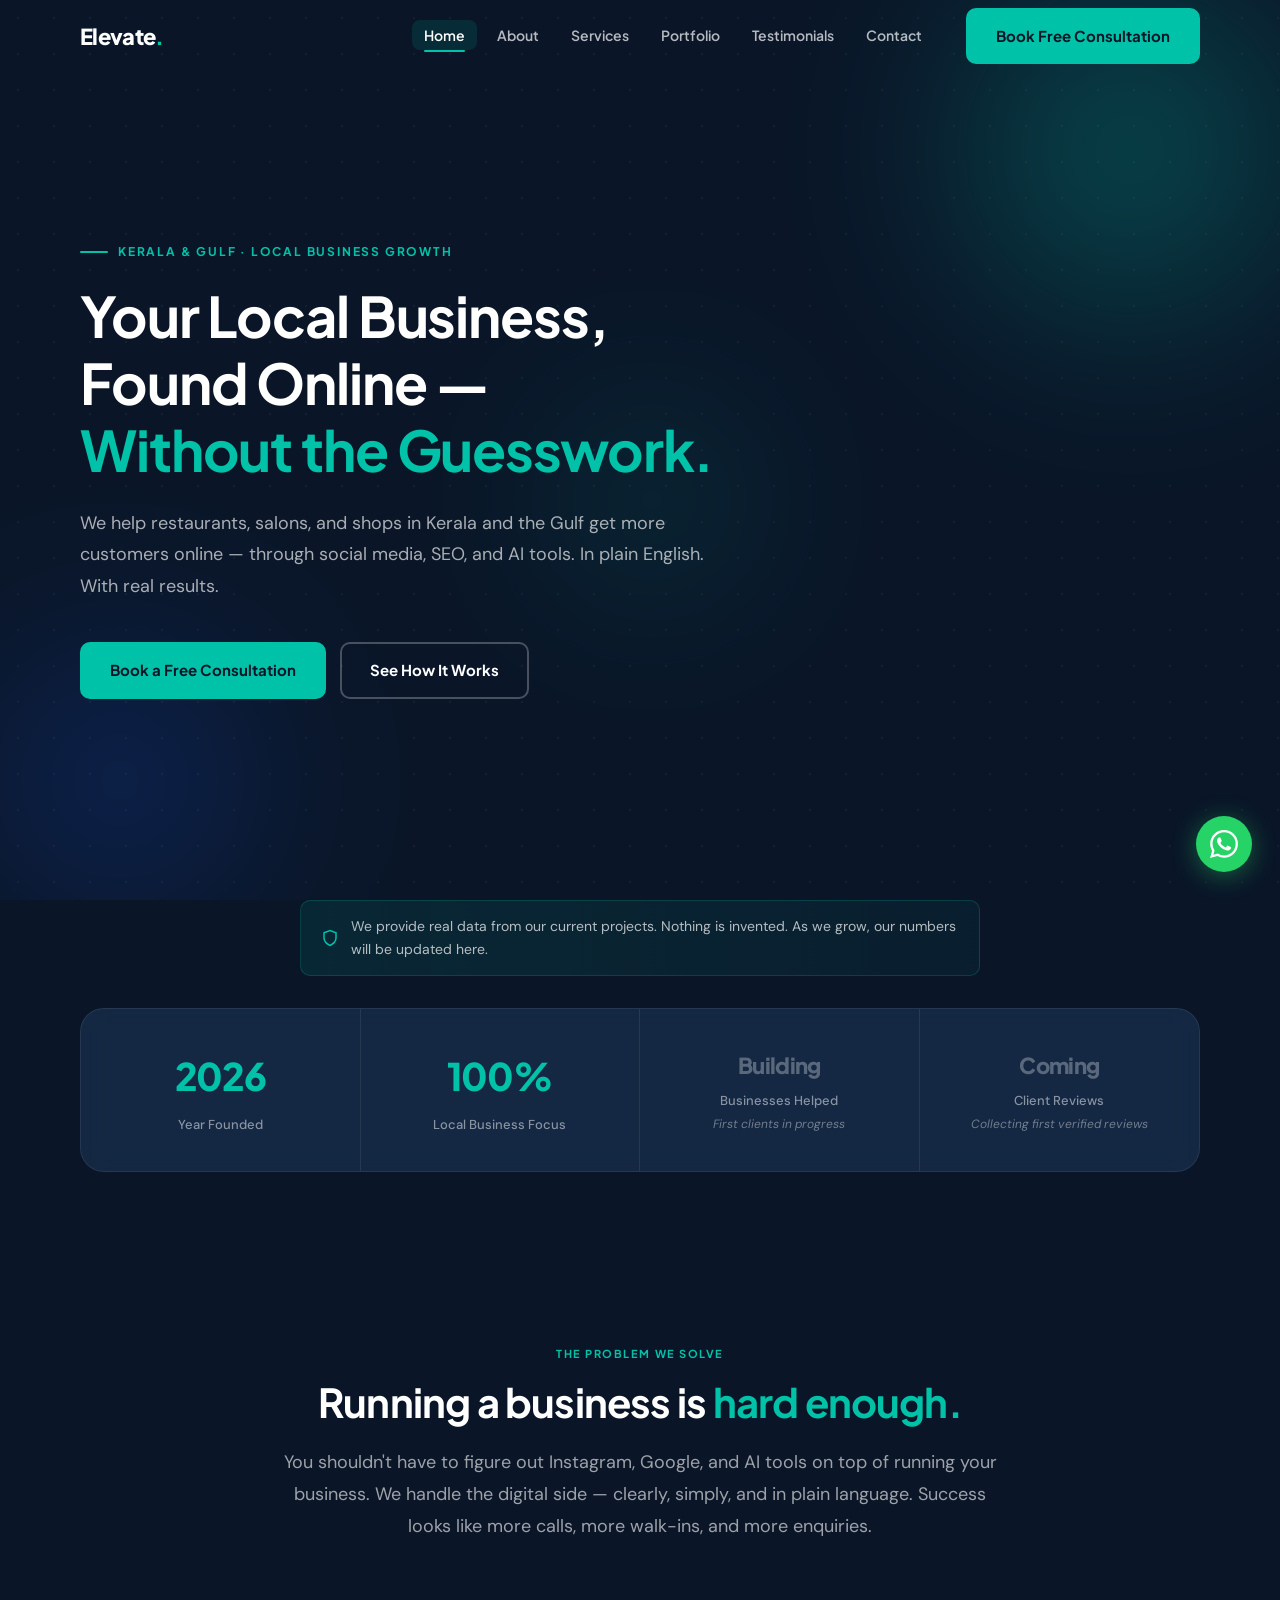
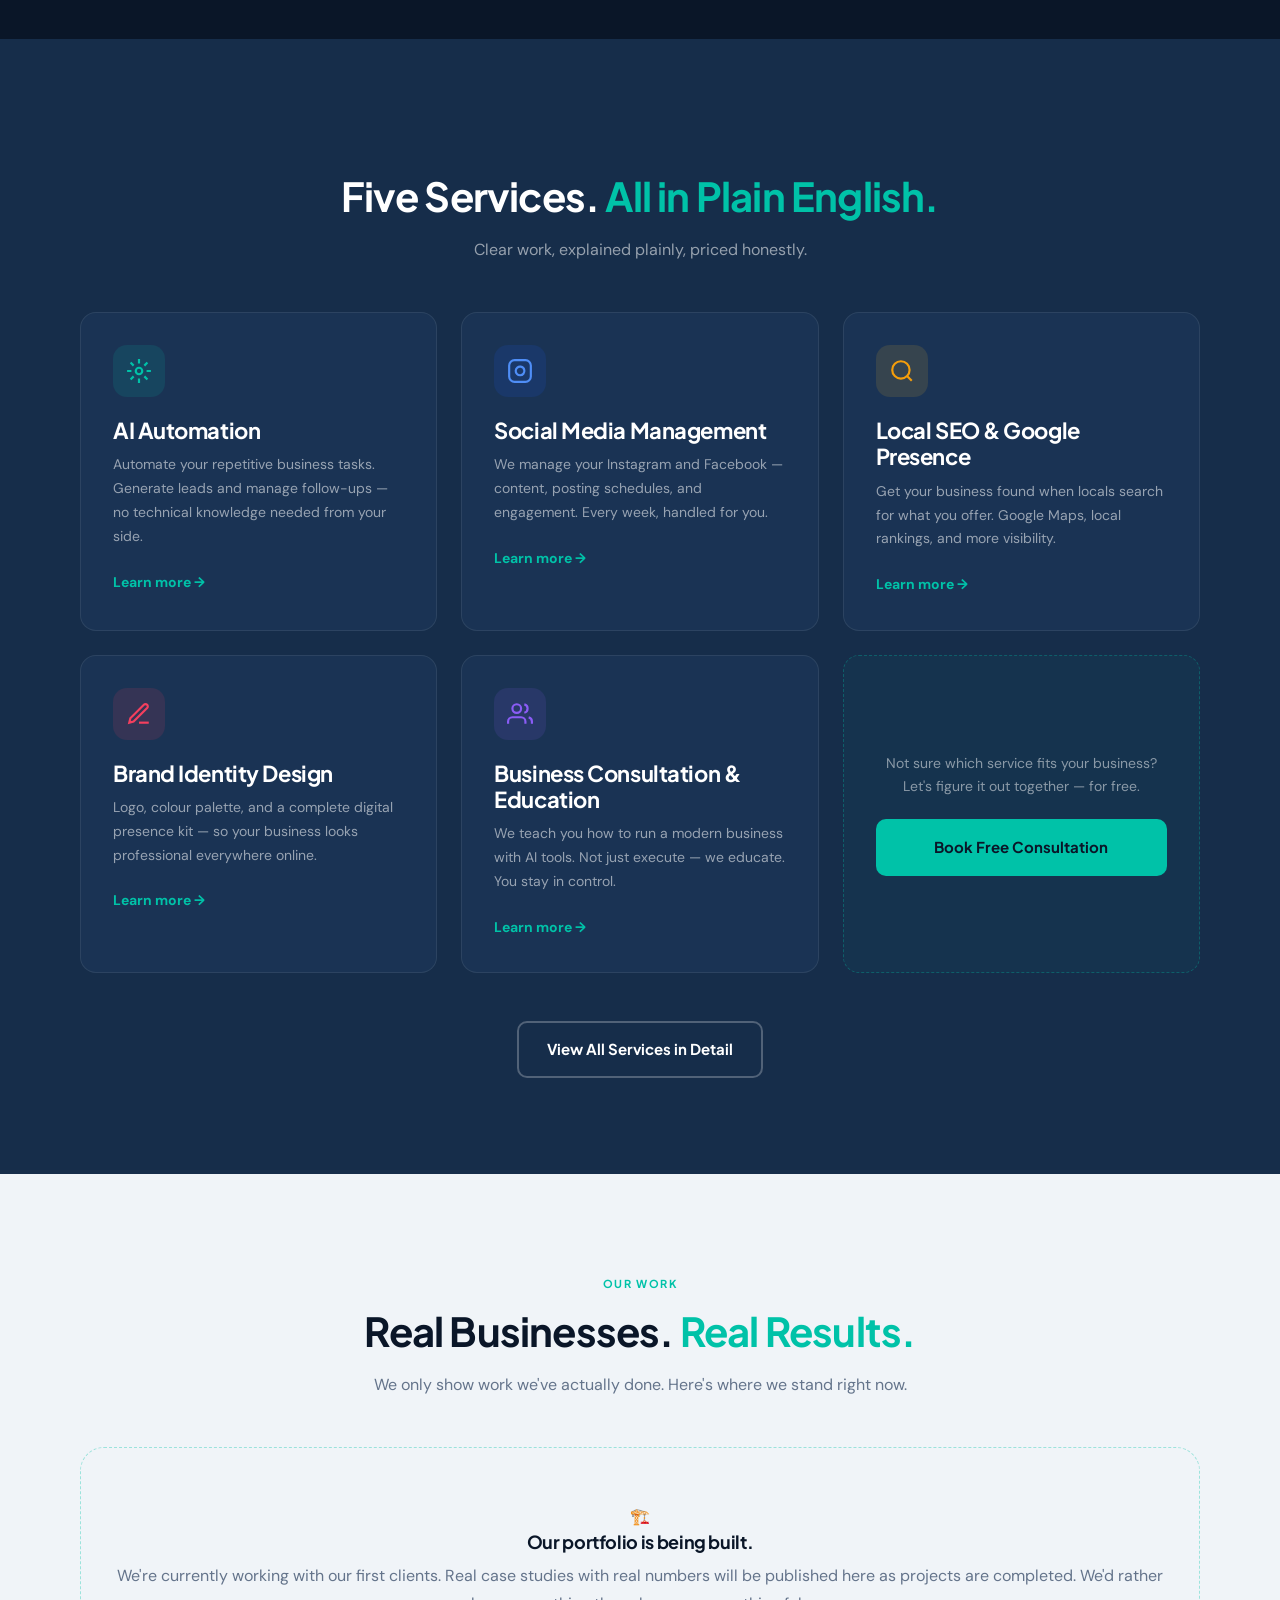
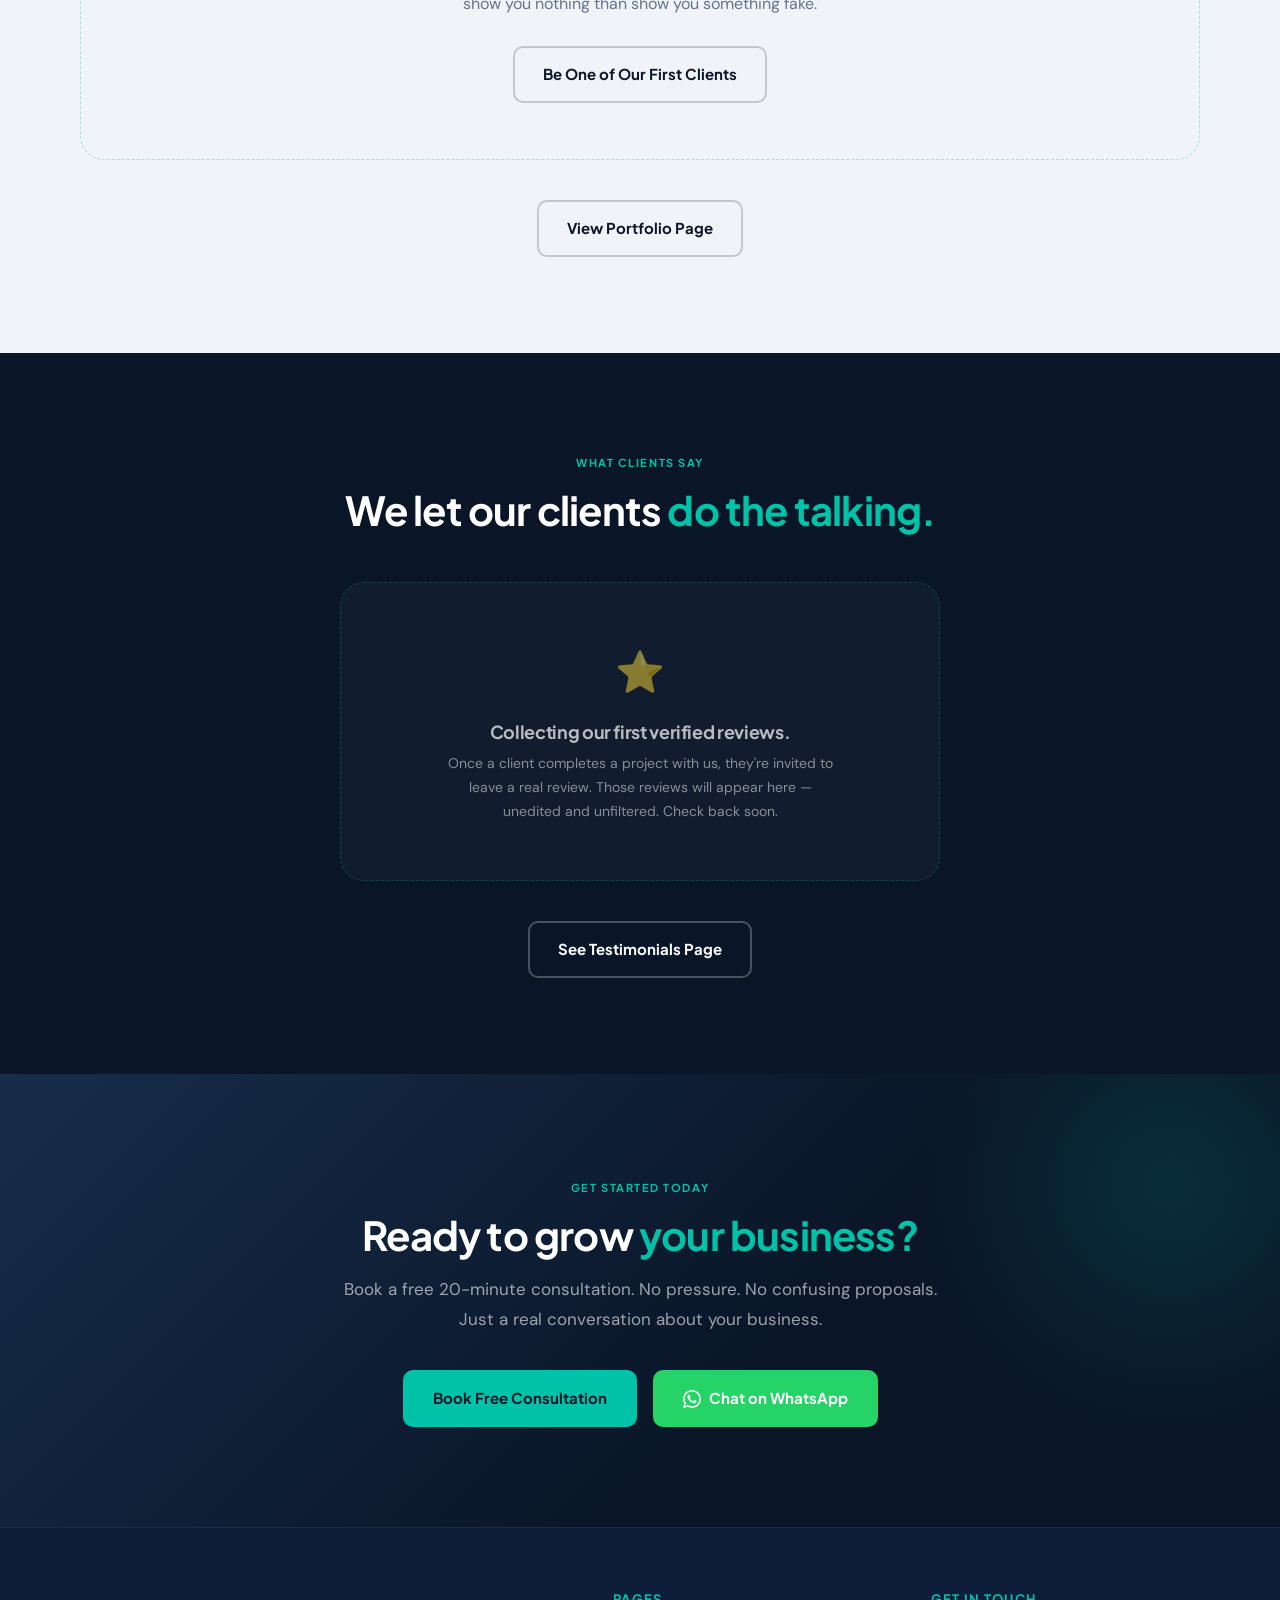
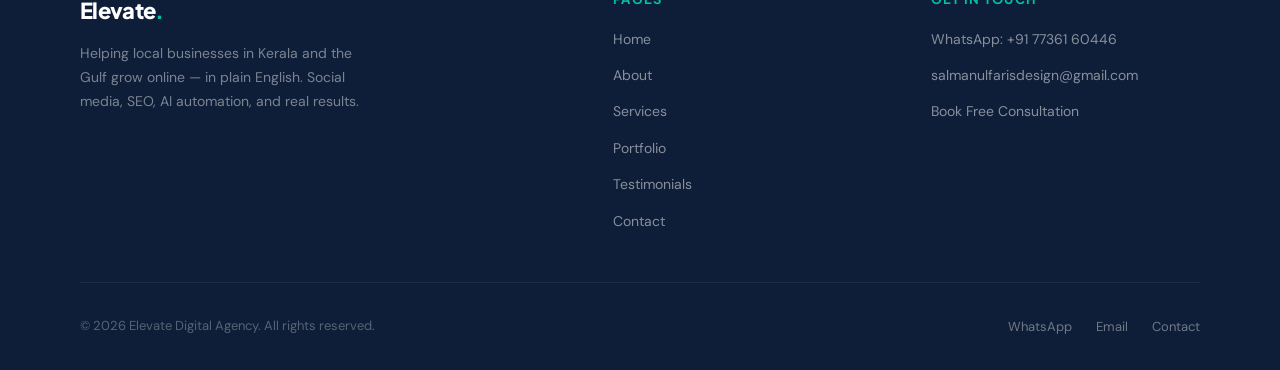
<file: index.html>
<!DOCTYPE html>
<html lang="en">
<head>
<meta charset="UTF-8">
<meta name="viewport" content="width=device-width, initial-scale=1.0">
<title>Elevate Digital Agency · Grow Your Local Business Online</title>
<meta name="description" content="We help local restaurants, salons, and shops in Kerala and the Gulf get found online — with social media, SEO, AI automation, and real results. No jargon. No fake promises.">

<!-- OG Meta Tags -->
<meta property="og:type"        content="website">
<meta property="og:url"         content="https://salmanulfarisdesign-cmd.github.io/elevate-website/">
<meta property="og:title"       content="Elevate Digital Agency · Grow Your Local Business Online">
<meta property="og:description" content="We help local restaurants, salons, and shops in Kerala and the Gulf get found online. No jargon. No fake promises.">
<meta property="og:image"       content="https://salmanulfarisdesign-cmd.github.io/elevate-website/og-image.png">
<meta name="twitter:card"       content="summary_large_image">

<!-- Canonical -->
<link rel="canonical" href="https://salmanulfarisdesign-cmd.github.io/elevate-website/">

<!-- Favicon placeholder -->
<link rel="icon" type="image/svg+xml" href="data:image/svg+xml,%3Csvg xmlns='http://www.w3.org/2000/svg' viewBox='0 0 32 32'%3E%3Crect width='32' height='32' rx='8' fill='%230A1628'/%3E%3Ctext x='16' y='22' text-anchor='middle' font-family='Arial' font-weight='bold' font-size='18' fill='%2300C2A8'%3EE%3C/text%3E%3C/svg%3E">

<!-- LocalBusiness Schema -->
<script type="application/ld+json">
{
  "@context": "https://schema.org",
  "@type": "LocalBusiness",
  "name": "Elevate Digital Agency",
  "description": "Digital marketing agency helping local businesses in Kerala and the Gulf grow online through social media, SEO, AI automation, and brand identity.",
  "url": "https://salmanulfarisdesign-cmd.github.io/elevate-website/",
  "telephone": "+917736160446",
  "email": "salmanulfarisdesign@gmail.com",
  "founder": { "@type": "Person", "name": "Salmanul Faris" },
  "address": { "@type": "PostalAddress", "addressRegion": "Kerala", "addressCountry": "IN" },
  "areaServed": ["Kerala, India", "Gulf Region", "UAE"],
  "priceRange": "Contact for pricing"
}
</script>

<link rel="stylesheet" href="style.css">
</head>
<body>

<!-- NAV -->
<nav class="nav" id="mainNav">
  <div class="container">
    <div class="nav-inner">
      <a href="index.html" class="nav-logo">Elevate<span>.</span></a>
      <ul class="nav-links">
        <li><a href="index.html">Home</a></li>
        <li><a href="about.html">About</a></li>
        <li><a href="services.html">Services</a></li>
        <li><a href="portfolio.html">Portfolio</a></li>
        <li><a href="testimonials.html">Testimonials</a></li>
        <li><a href="contact.html">Contact</a></li>
      </ul>
      <a href="contact.html" class="btn btn-primary nav-cta pulse">Book Free Consultation</a>
      <div class="hamburger" id="hamburger" aria-label="Open menu" role="button" tabindex="0">
        <span></span><span></span><span></span>
      </div>
    </div>
  </div>
</nav>

<!-- MOBILE MENU -->
<div class="mobile-menu" id="mobileMenu" role="dialog" aria-modal="true" aria-label="Navigation menu">
  <a href="index.html">Home</a>
  <a href="about.html">About</a>
  <a href="services.html">Services</a>
  <a href="portfolio.html">Portfolio</a>
  <a href="testimonials.html">Testimonials</a>
  <a href="contact.html">Contact</a>
  <a href="contact.html" class="btn btn-primary">Book Free Consultation</a>
</div>

<!-- HERO -->
<section class="hero">
  <!-- CSS animated gradient orbs (NO emoji) -->
  <div class="hero-orb hero-orb-1" aria-hidden="true"></div>
  <div class="hero-orb hero-orb-2" aria-hidden="true"></div>
  <div class="hero-orb hero-orb-3" aria-hidden="true"></div>
  <div class="hero-dots" aria-hidden="true"></div>

  <div class="container">
    <div class="hero-content">
      <p class="hero-eyebrow">Kerala &amp; Gulf · Local Business Growth</p>
      <h1 class="hero-title">
        Your Local Business,<br>
        Found Online —<br>
        <span class="accent">Without the Guesswork.</span>
      </h1>
      <p class="hero-sub">
        We help restaurants, salons, and shops in Kerala and the Gulf get more customers online — through social media, SEO, and AI tools. In plain English. With real results.
      </p>
      <div class="hero-ctas">
        <a href="contact.html" class="btn btn-primary pulse">Book a Free Consultation</a>
        <a href="services.html" class="btn btn-outline">See How It Works</a>
      </div>
    </div>
  </div>
</section>

<!-- TRUST STRIP — honest data only -->
<section class="section-sm" style="background:var(--navy);padding-top:0;padding-bottom:72px">
  <div class="container">

    <!-- Honesty notice -->
    <div class="honesty-banner reveal" style="max-width:680px;margin:0 auto 32px">
      <svg class="icon" width="18" height="18" viewBox="0 0 24 24" fill="none" stroke="currentColor" stroke-width="2" aria-hidden="true"><path d="M12 22s8-4 8-10V5l-8-3-8 3v7c0 6 8 10 8 10z"/></svg>
      <span>We provide real data from our current projects. Nothing is invented. As we grow, our numbers will be updated here.</span>
    </div>

    <div class="trust-strip reveal">
      <!-- Year in operation — calculated from real date -->
      <div class="trust-item">
        <span class="trust-num" id="yearsActive">—</span>
        <div class="trust-label">Year Founded</div>
      </div>
      <!-- 100% local focus — always true -->
      <div class="trust-item">
        <span class="trust-num">100%</span>
        <div class="trust-label">Local Business Focus</div>
      </div>
      <!-- Honest client count — starts from zero -->
      <div class="trust-item honest">
        <span class="trust-num" style="font-size:22px;color:rgba(255,255,255,0.3)">Building</span>
        <div class="trust-label">Businesses Helped</div>
        <p class="trust-honest-msg">First clients in progress</p>
      </div>
      <!-- Honest rating — no fake 4.9 -->
      <div class="trust-item honest">
        <span class="trust-num" style="font-size:22px;color:rgba(255,255,255,0.3)">Coming</span>
        <div class="trust-label">Client Reviews</div>
        <p class="trust-honest-msg">Collecting first verified reviews</p>
      </div>
    </div>
  </div>
</section>

<!-- PROBLEM STATEMENT -->
<section class="section section-dark">
  <div class="container">
    <div class="max-720 text-center">
      <p class="section-label reveal">The Problem We Solve</p>
      <h2 class="reveal reveal-delay-1">Running a business is <span class="text-teal">hard enough.</span></h2>
      <p class="reveal reveal-delay-2" style="font-size:18px;color:rgba(255,255,255,0.6);margin-top:20px;line-height:1.8">
        You shouldn't have to figure out Instagram, Google, and AI tools on top of running your business. We handle the digital side — clearly, simply, and in plain language. Success looks like more calls, more walk-ins, and more enquiries.
      </p>
    </div>
  </div>
</section>

<!-- SERVICES OVERVIEW — all 5 real services -->
<section class="section section-mid">
  <div class="container">
    <div class="text-center mb-48">
      <p class="section-label reveal">What We Offer</p>
      <h2 class="reveal reveal-delay-1">Five Services. <span class="text-teal">All in Plain English.</span></h2>
      <p class="text-muted mt-16 reveal reveal-delay-2" style="font-size:16px">Clear work, explained plainly, priced honestly.</p>
    </div>
    <div class="grid-3">
      <!-- 01 AI Automation -->
      <div class="card-glass reveal reveal-delay-1">
        <div class="service-icon icon-teal">
          <svg viewBox="0 0 24 24" fill="none" stroke="currentColor" stroke-width="2" aria-hidden="true"><circle cx="12" cy="12" r="3"/><path d="M12 1v4M12 19v4M4.22 4.22l2.83 2.83M16.95 16.95l2.83 2.83M1 12h4M19 12h4M4.22 19.78l2.83-2.83M16.95 7.05l2.83-2.83"/></svg>
        </div>
        <h3 style="margin-bottom:10px">AI Automation</h3>
        <p class="text-muted" style="font-size:14px;margin-bottom:20px;line-height:1.7">Automate your repetitive business tasks. Generate leads and manage follow-ups — no technical knowledge needed from your side.</p>
        <a href="services.html#ai-automation" class="text-teal" style="font-size:14px;font-weight:700">Learn more →</a>
      </div>
      <!-- 02 Social Media -->
      <div class="card-glass reveal reveal-delay-2">
        <div class="service-icon icon-blue">
          <svg viewBox="0 0 24 24" fill="none" stroke="currentColor" stroke-width="2" aria-hidden="true"><rect x="2" y="2" width="20" height="20" rx="5"/><path d="M16 11.37A4 4 0 1112.63 8 4 4 0 0116 11.37zM17.5 6.5h.01"/></svg>
        </div>
        <h3 style="margin-bottom:10px">Social Media Management</h3>
        <p class="text-muted" style="font-size:14px;margin-bottom:20px;line-height:1.7">We manage your Instagram and Facebook — content, posting schedules, and engagement. Every week, handled for you.</p>
        <a href="services.html#social-media" class="text-teal" style="font-size:14px;font-weight:700">Learn more →</a>
      </div>
      <!-- 03 Local SEO -->
      <div class="card-glass reveal reveal-delay-3">
        <div class="service-icon icon-amber">
          <svg viewBox="0 0 24 24" fill="none" stroke="currentColor" stroke-width="2" aria-hidden="true"><circle cx="11" cy="11" r="8"/><path d="m21 21-4.35-4.35"/></svg>
        </div>
        <h3 style="margin-bottom:10px">Local SEO &amp; Google Presence</h3>
        <p class="text-muted" style="font-size:14px;margin-bottom:20px;line-height:1.7">Get your business found when locals search for what you offer. Google Maps, local rankings, and more visibility.</p>
        <a href="services.html#local-seo" class="text-teal" style="font-size:14px;font-weight:700">Learn more →</a>
      </div>
      <!-- 04 Brand Identity -->
      <div class="card-glass reveal reveal-delay-1">
        <div class="service-icon icon-rose">
          <svg viewBox="0 0 24 24" fill="none" stroke="currentColor" stroke-width="2" aria-hidden="true"><path d="M12 20h9"/><path d="M16.5 3.5a2.121 2.121 0 013 3L7 19l-4 1 1-4L16.5 3.5z"/></svg>
        </div>
        <h3 style="margin-bottom:10px">Brand Identity Design</h3>
        <p class="text-muted" style="font-size:14px;margin-bottom:20px;line-height:1.7">Logo, colour palette, and a complete digital presence kit — so your business looks professional everywhere online.</p>
        <a href="services.html#brand-identity" class="text-teal" style="font-size:14px;font-weight:700">Learn more →</a>
      </div>
      <!-- 05 Business Consultation -->
      <div class="card-glass reveal reveal-delay-2">
        <div class="service-icon icon-violet">
          <svg viewBox="0 0 24 24" fill="none" stroke="currentColor" stroke-width="2" aria-hidden="true"><path d="M17 21v-2a4 4 0 00-4-4H5a4 4 0 00-4 4v2"/><circle cx="9" cy="7" r="4"/><path d="M23 21v-2a4 4 0 00-3-3.87M16 3.13a4 4 0 010 7.75"/></svg>
        </div>
        <h3 style="margin-bottom:10px">Business Consultation &amp; Education</h3>
        <p class="text-muted" style="font-size:14px;margin-bottom:20px;line-height:1.7">We teach you how to run a modern business with AI tools. Not just execute — we educate. You stay in control.</p>
        <a href="services.html#consultation" class="text-teal" style="font-size:14px;font-weight:700">Learn more →</a>
      </div>
      <!-- CTA card -->
      <div class="card-glass reveal reveal-delay-3" style="display:flex;flex-direction:column;justify-content:center;align-items:center;text-align:center;border:1.5px dashed rgba(0,194,168,0.3);background:rgba(0,194,168,0.04)">
        <p style="color:rgba(255,255,255,0.5);font-size:14px;margin-bottom:20px;line-height:1.7">Not sure which service fits your business? Let's figure it out together — for free.</p>
        <a href="contact.html" class="btn btn-primary" style="width:100%;justify-content:center">Book Free Consultation</a>
      </div>
    </div>
    <div class="text-center mt-48">
      <a href="services.html" class="btn btn-outline">View All Services in Detail</a>
    </div>
  </div>
</section>

<!-- PORTFOLIO PREVIEW — honest empty state -->
<section class="section section-light">
  <div class="container">
    <div class="text-center mb-48">
      <p class="section-label reveal">Our Work</p>
      <h2 class="reveal reveal-delay-1" style="color:var(--text-dark)">Real Businesses. <span style="color:var(--teal)">Real Results.</span></h2>
      <p class="reveal reveal-delay-2" style="color:var(--text-muted);margin-top:16px">We only show work we've actually done. Here's where we stand right now.</p>
    </div>

    <!-- HONEST EMPTY STATE — replace with real case studies as they come in -->
    <div class="honest-state-light reveal">
      <span class="icon">🏗️</span>
      <h3>Our portfolio is being built.</h3>
      <p>We're currently working with our first clients. Real case studies with real numbers will be published here as projects are completed. We'd rather show you nothing than show you something fake.</p>
      <div style="margin-top:28px">
        <a href="contact.html" class="btn btn-outline-dark">Be One of Our First Clients</a>
      </div>
    </div>

    <div class="text-center mt-40">
      <a href="portfolio.html" class="btn btn-outline-dark">View Portfolio Page</a>
    </div>
  </div>
</section>

<!-- TESTIMONIALS PREVIEW — honest empty state -->
<section class="section section-dark">
  <div class="container">
    <div class="text-center mb-48">
      <p class="section-label reveal">What Clients Say</p>
      <h2 class="reveal reveal-delay-1">We let our clients <span class="text-teal">do the talking.</span></h2>
    </div>

    <!-- HONEST EMPTY STATE -->
    <div class="honest-state reveal" style="max-width:600px;margin:0 auto">
      <span class="icon">⭐</span>
      <h3>Collecting our first verified reviews.</h3>
      <p>Once a client completes a project with us, they're invited to leave a real review. Those reviews will appear here — unedited and unfiltered. Check back soon.</p>
    </div>

    <div class="text-center mt-40">
      <a href="testimonials.html" class="btn btn-outline">See Testimonials Page</a>
    </div>
  </div>
</section>

<!-- FINAL CTA -->
<section class="cta-section">
  <div class="container">
    <div class="max-600 text-center" style="position:relative;z-index:1">
      <p class="section-label reveal">Get Started Today</p>
      <h2 class="reveal reveal-delay-1">Ready to grow <span class="text-teal">your business?</span></h2>
      <p class="reveal reveal-delay-2" style="color:rgba(255,255,255,0.6);font-size:17px;margin-top:16px;margin-bottom:36px">
        Book a free 20-minute consultation. No pressure. No confusing proposals. Just a real conversation about your business.
      </p>
      <div class="flex-center reveal reveal-delay-3">
        <a href="contact.html" class="btn btn-primary pulse">Book Free Consultation</a>
        <a href="https://wa.me/917736160446?text=Hi!%20I'd%20like%20to%20learn%20more%20about%20Elevate." target="_blank" rel="noopener noreferrer" class="btn btn-whatsapp whatsapp-tracked">
          <svg width="18" height="18" viewBox="0 0 24 24" fill="currentColor" aria-hidden="true"><path d="M17.472 14.382c-.297-.149-1.758-.867-2.03-.967-.273-.099-.471-.148-.67.15-.197.297-.767.966-.94 1.164-.173.199-.347.223-.644.075-.297-.15-1.255-.463-2.39-1.475-.883-.788-1.48-1.761-1.653-2.059-.173-.297-.018-.458.13-.606.134-.133.298-.347.446-.52.149-.174.198-.298.298-.497.099-.198.05-.371-.025-.52-.075-.149-.669-1.612-.916-2.207-.242-.579-.487-.5-.669-.51-.173-.008-.371-.01-.57-.01-.198 0-.52.074-.792.372-.272.297-1.04 1.016-1.04 2.479 0 1.462 1.065 2.875 1.213 3.074.149.198 2.096 3.2 5.077 4.487.709.306 1.262.489 1.694.625.712.227 1.36.195 1.871.118.571-.085 1.758-.719 2.006-1.413.248-.694.248-1.289.173-1.413-.074-.124-.272-.198-.57-.347m-5.421 7.403h-.004a9.87 9.87 0 01-5.031-1.378l-.361-.214-3.741.982.998-3.648-.235-.374a9.86 9.86 0 01-1.51-5.26c.001-5.45 4.436-9.884 9.888-9.884 2.64 0 5.122 1.03 6.988 2.898a9.825 9.825 0 012.893 6.994c-.003 5.45-4.437 9.884-9.885 9.884m8.413-18.297A11.815 11.815 0 0012.05 0C5.495 0 .16 5.335.157 11.892c0 2.096.547 4.142 1.588 5.945L.057 24l6.305-1.654a11.882 11.882 0 005.683 1.448h.005c6.554 0 11.89-5.335 11.893-11.893a11.821 11.821 0 00-3.48-8.413z"/></svg>
          Chat on WhatsApp
        </a>
      </div>
    </div>
  </div>
</section>

<!-- FOOTER -->
<footer class="footer">
  <div class="container">
    <div class="footer-grid">
      <div class="footer-brand">
        <a href="index.html" class="nav-logo">Elevate<span style="color:var(--teal)">.</span></a>
        <p>Helping local businesses in Kerala and the Gulf grow online — in plain English. Social media, SEO, AI automation, and real results.</p>
      </div>
      <div class="footer-col">
        <h4>Pages</h4>
        <ul>
          <li><a href="index.html">Home</a></li>
          <li><a href="about.html">About</a></li>
          <li><a href="services.html">Services</a></li>
          <li><a href="portfolio.html">Portfolio</a></li>
          <li><a href="testimonials.html">Testimonials</a></li>
          <li><a href="contact.html">Contact</a></li>
        </ul>
      </div>
      <div class="footer-col">
        <h4>Get in Touch</h4>
        <ul>
          <li><a href="https://wa.me/917736160446" target="_blank" rel="noopener noreferrer">WhatsApp: +91 77361 60446</a></li>
          <li><a href="mailto:salmanulfarisdesign@gmail.com">salmanulfarisdesign@gmail.com</a></li>
          <li><a href="contact.html">Book Free Consultation</a></li>
        </ul>
      </div>
    </div>
    <div class="footer-bottom">
      <p>© <span id="footerYear"></span> Elevate Digital Agency. All rights reserved.</p>
      <div class="footer-links">
        <a href="https://wa.me/917736160446" target="_blank" rel="noopener noreferrer">WhatsApp</a>
        <a href="mailto:salmanulfarisdesign@gmail.com">Email</a>
        <a href="contact.html">Contact</a>
      </div>
    </div>
  </div>
</footer>

<!-- WhatsApp FAB -->
<a href="https://wa.me/917736160446?text=Hi!%20I'd%20like%20to%20learn%20more%20about%20Elevate." target="_blank" rel="noopener noreferrer" class="whatsapp-fab whatsapp-tracked" title="Chat on WhatsApp" aria-label="Chat with Elevate on WhatsApp">
  <svg viewBox="0 0 24 24" aria-hidden="true"><path d="M17.472 14.382c-.297-.149-1.758-.867-2.03-.967-.273-.099-.471-.148-.67.15-.197.297-.767.966-.94 1.164-.173.199-.347.223-.644.075-.297-.15-1.255-.463-2.39-1.475-.883-.788-1.48-1.761-1.653-2.059-.173-.297-.018-.458.13-.606.134-.133.298-.347.446-.52.149-.174.198-.298.298-.497.099-.198.05-.371-.025-.52-.075-.149-.669-1.612-.916-2.207-.242-.579-.487-.5-.669-.51-.173-.008-.371-.01-.57-.01-.198 0-.52.074-.792.372-.272.297-1.04 1.016-1.04 2.479 0 1.462 1.065 2.875 1.213 3.074.149.198 2.096 3.2 5.077 4.487.709.306 1.262.489 1.694.625.712.227 1.36.195 1.871.118.571-.085 1.758-.719 2.006-1.413.248-.694.248-1.289.173-1.413-.074-.124-.272-.198-.57-.347m-5.421 7.403h-.004a9.87 9.87 0 01-5.031-1.378l-.361-.214-3.741.982.998-3.648-.235-.374a9.86 9.86 0 01-1.51-5.26c.001-5.45 4.436-9.884 9.888-9.884 2.64 0 5.122 1.03 6.988 2.898a9.825 9.825 0 012.893 6.994c-.003 5.45-4.437 9.884-9.885 9.884m8.413-18.297A11.815 11.815 0 0012.05 0C5.495 0 .16 5.335.157 11.892c0 2.096.547 4.142 1.588 5.945L.057 24l6.305-1.654a11.882 11.882 0 005.683 1.448h.005c6.554 0 11.89-5.335 11.893-11.893a11.821 11.821 0 00-3.48-8.413z"/></svg>
  <span class="whatsapp-tooltip">Chat with us on WhatsApp</span>
</a>

<script src="script.js"></script>
<script>
  // Auto-calculate years / year active
  const founded = new Date('2025-01-01'); // Update to real founding date
  const now = new Date();
  const yearsEl = document.getElementById('yearsActive');
  if (yearsEl) {
    const year = now.getFullYear();
    yearsEl.textContent = year;
  }
  // Footer year
  const footerYearEl = document.getElementById('footerYear');
  if (footerYearEl) footerYearEl.textContent = now.getFullYear();
</script>
</body>
</html>
</file>
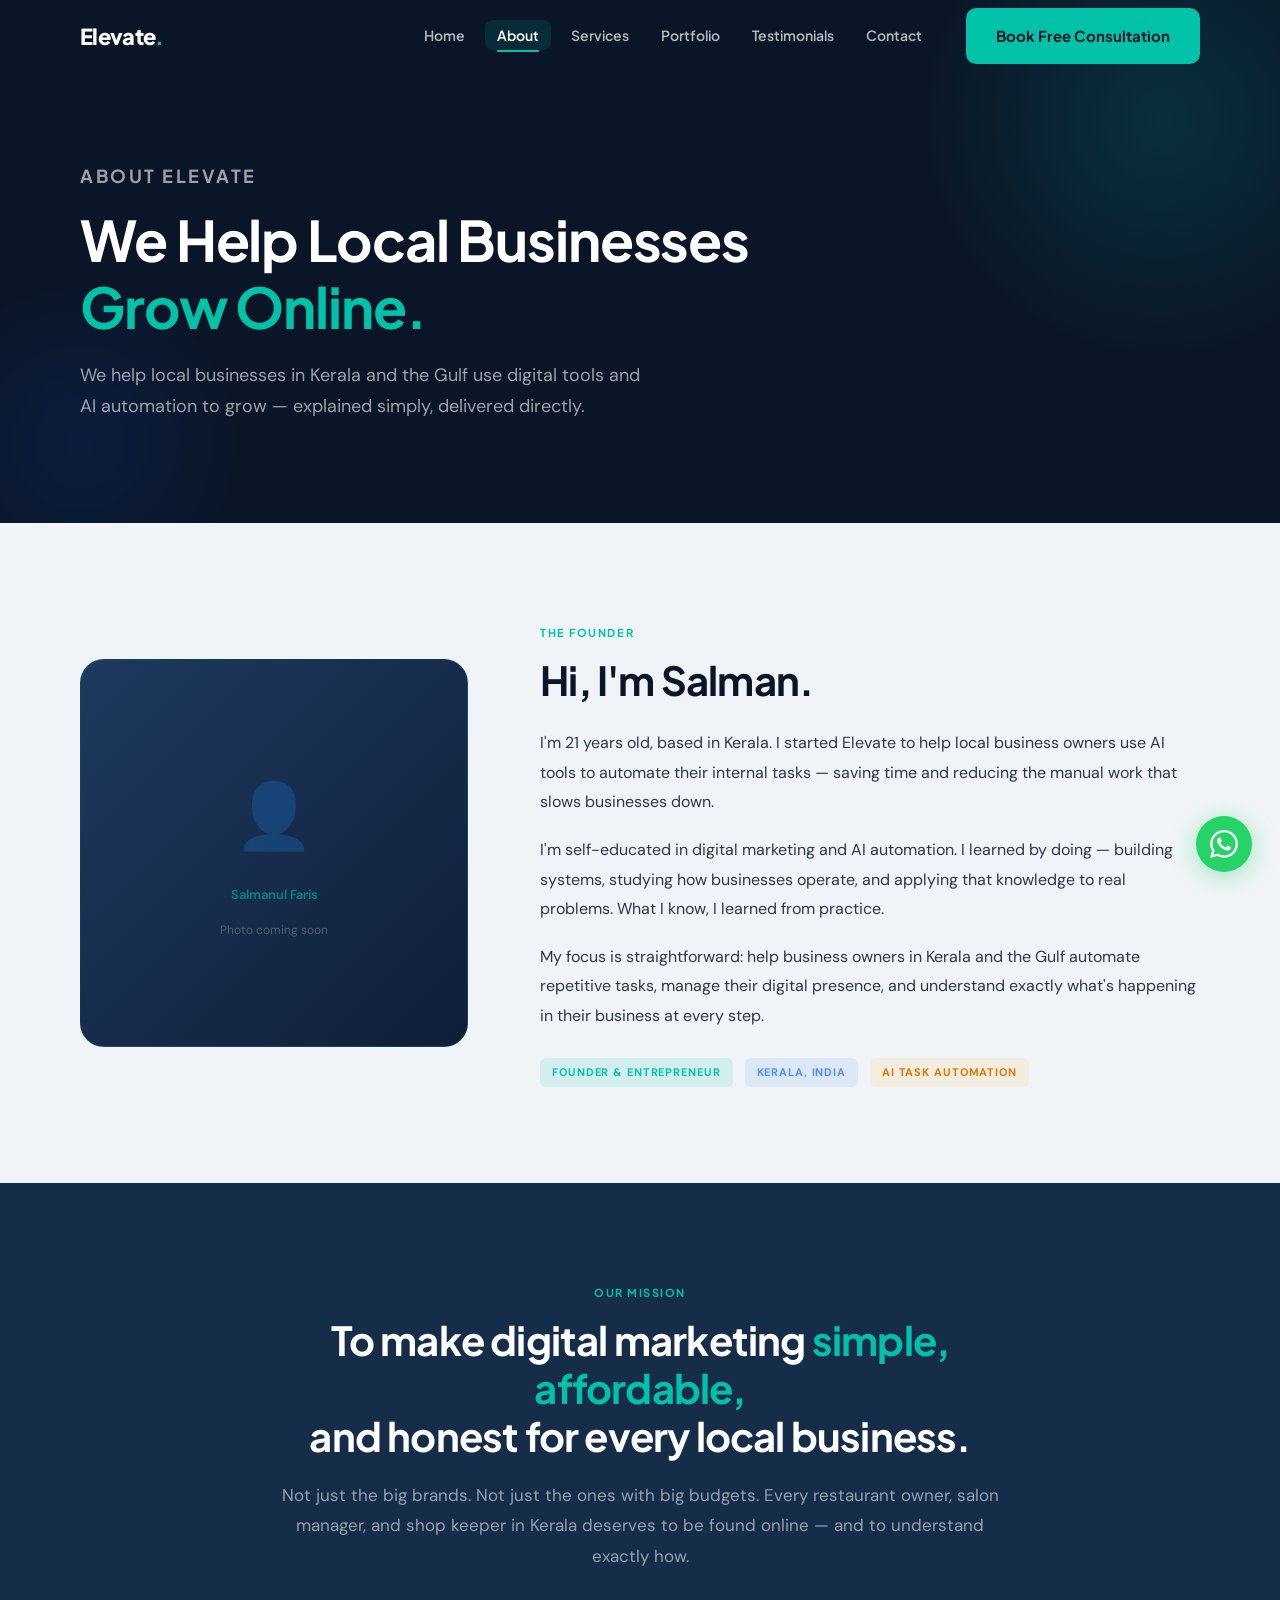
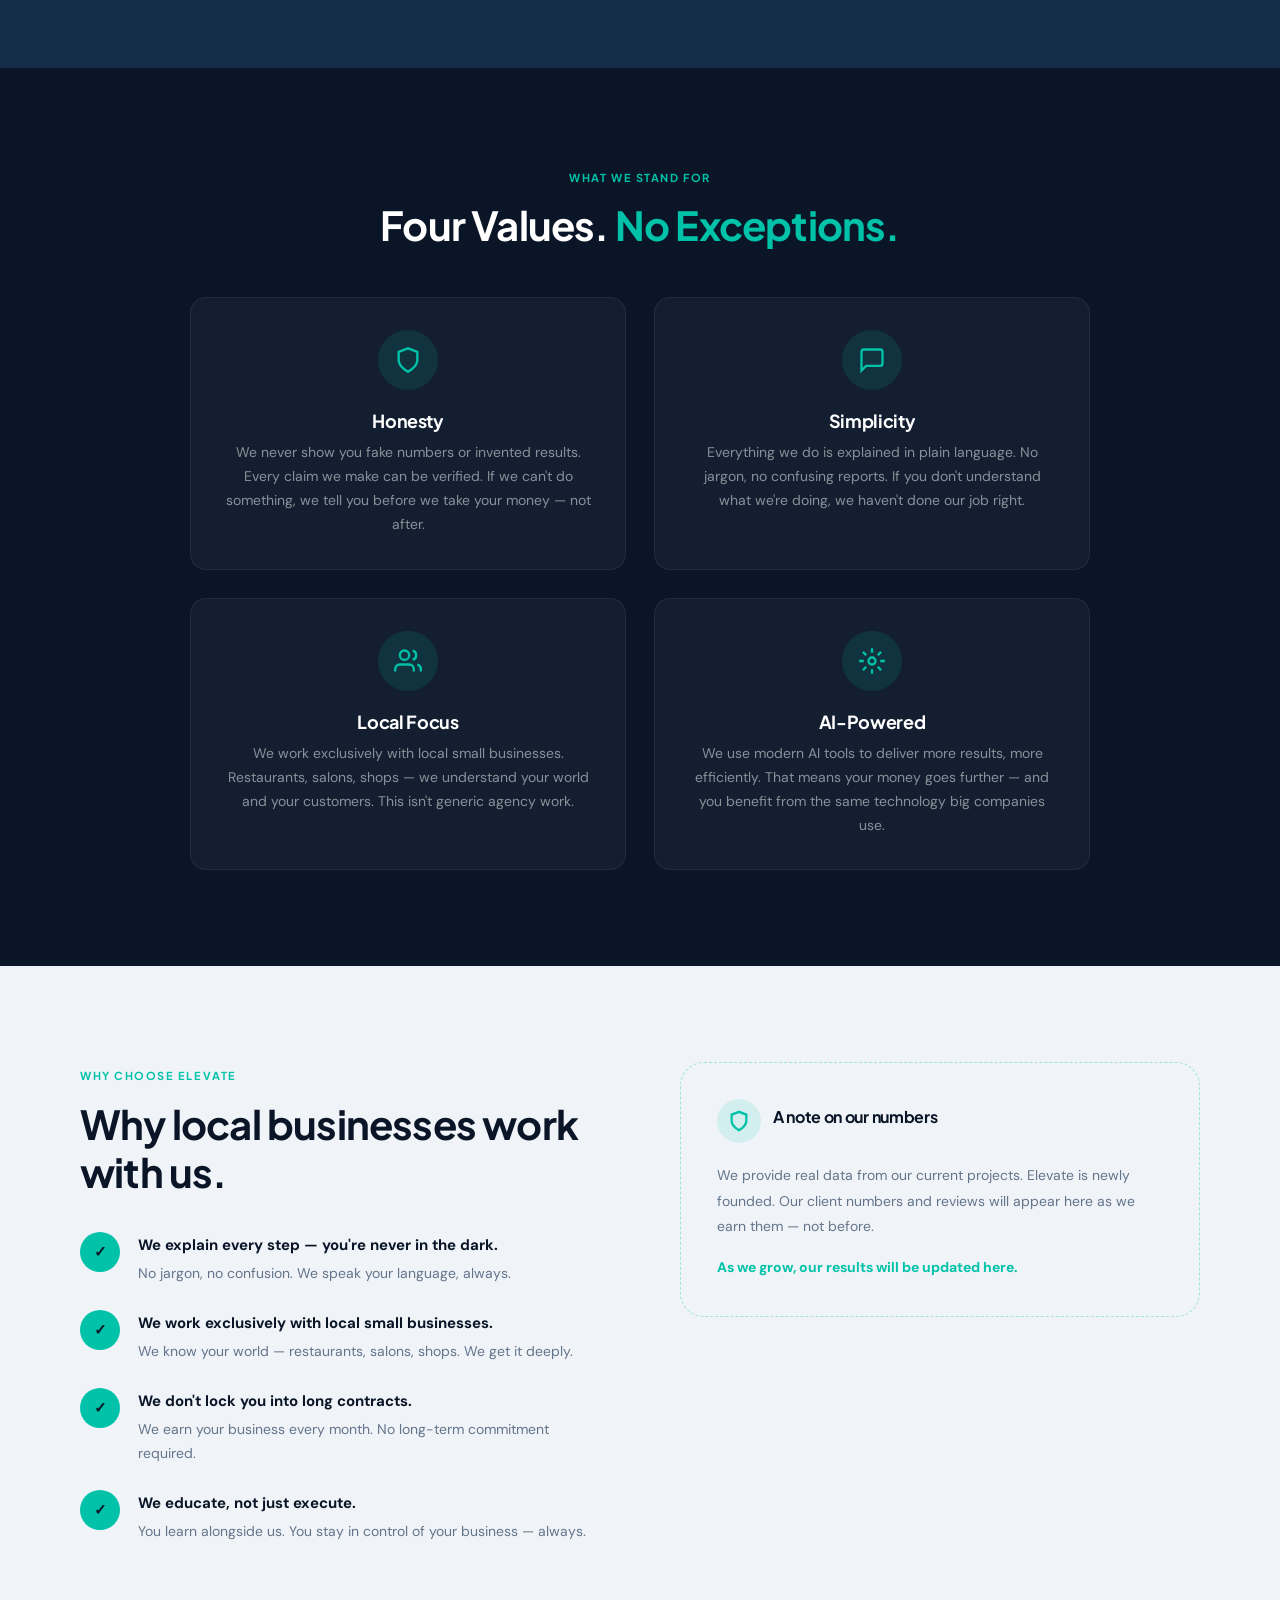
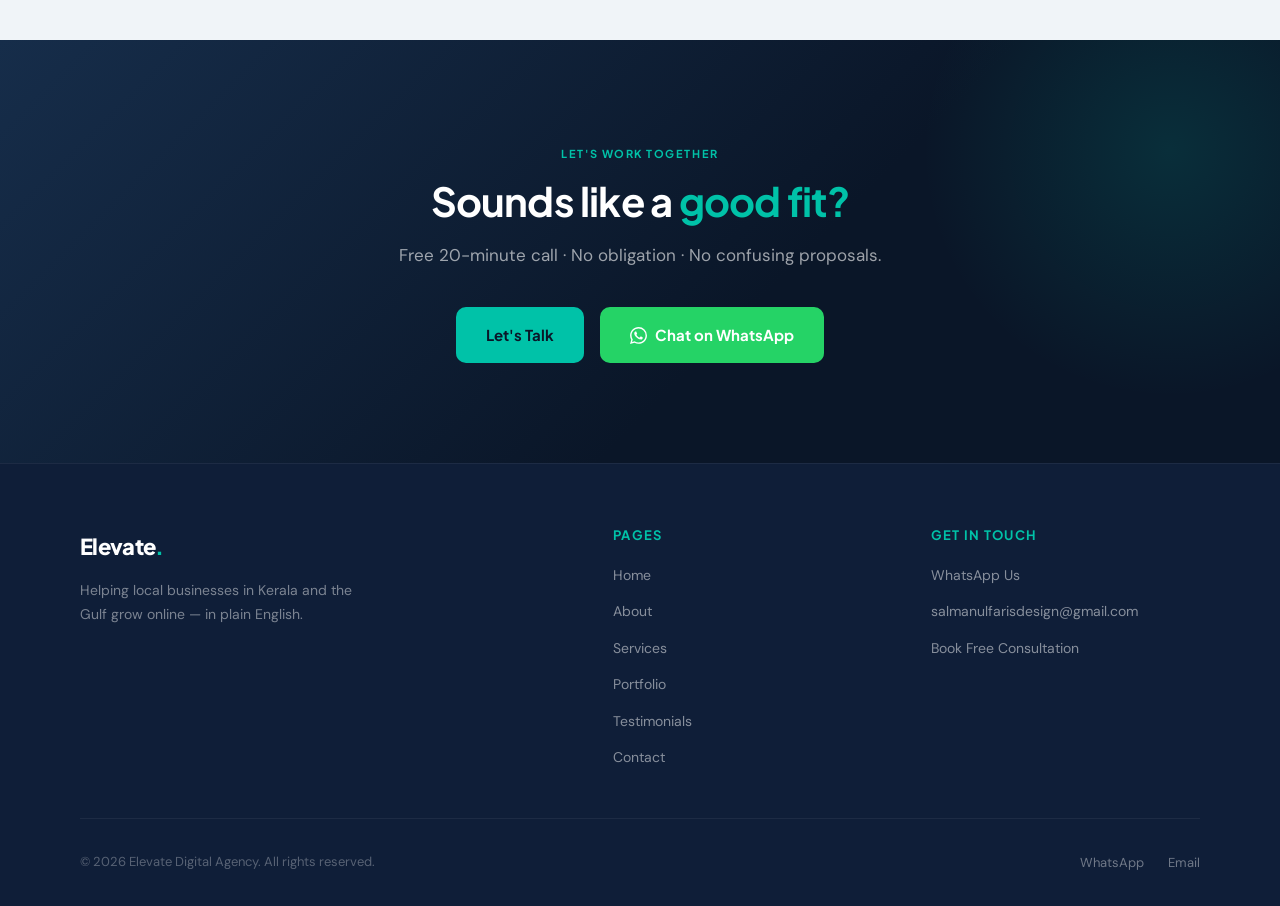
<file: about.html>
<!DOCTYPE html>
<html lang="en">
<head>
<meta charset="UTF-8">
<meta name="viewport" content="width=device-width, initial-scale=1.0">
<title>About · Elevate Digital Agency</title>
<meta name="description" content="Meet Salmanul Faris, 21, founder of Elevate Digital Agency. We help local businesses in Kerala and the Gulf grow online — honestly, simply, and without the jargon.">
<meta property="og:title"       content="About · Elevate Digital Agency">
<meta property="og:description" content="Meet the founder of Elevate. Honest, simple digital marketing for local businesses in Kerala and the Gulf.">
<meta property="og:url"         content="https://salmanulfarisdesign-cmd.github.io/elevate-website/about.html">
<link rel="canonical"           href="https://salmanulfarisdesign-cmd.github.io/elevate-website/about.html">
<link rel="icon" type="image/svg+xml" href="data:image/svg+xml,%3Csvg xmlns='http://www.w3.org/2000/svg' viewBox='0 0 32 32'%3E%3Crect width='32' height='32' rx='8' fill='%230A1628'/%3E%3Ctext x='16' y='22' text-anchor='middle' font-family='Arial' font-weight='bold' font-size='18' fill='%2300C2A8'%3EE%3C/text%3E%3C/svg%3E">
<link rel="stylesheet" href="style.css">
</head>
<body>

<nav class="nav" id="mainNav">
  <div class="container"><div class="nav-inner">
    <a href="index.html" class="nav-logo">Elevate<span>.</span></a>
    <ul class="nav-links">
      <li><a href="index.html">Home</a></li>
      <li><a href="about.html">About</a></li>
      <li><a href="services.html">Services</a></li>
      <li><a href="portfolio.html">Portfolio</a></li>
      <li><a href="testimonials.html">Testimonials</a></li>
      <li><a href="contact.html">Contact</a></li>
    </ul>
    <a href="contact.html" class="btn btn-primary nav-cta pulse">Book Free Consultation</a>
    <div class="hamburger" id="hamburger" aria-label="Open menu" role="button" tabindex="0"><span></span><span></span><span></span></div>
  </div></div>
</nav>
<div class="mobile-menu" id="mobileMenu" role="dialog" aria-modal="true">
  <a href="index.html">Home</a><a href="about.html">About</a><a href="services.html">Services</a>
  <a href="portfolio.html">Portfolio</a><a href="testimonials.html">Testimonials</a><a href="contact.html">Contact</a>
  <a href="contact.html" class="btn btn-primary">Book Free Consultation</a>
</div>

<!-- PAGE HERO -->
<section class="page-hero">
  <div class="container">
    <p class="section-label reveal">About Elevate</p>
    <h1 class="reveal reveal-delay-1">We Help Local Businesses<br><span class="text-teal">Grow Online.</span></h1>
    <p class="reveal reveal-delay-2">We help local businesses in Kerala and the Gulf use digital tools and AI automation to grow — explained simply, delivered directly.</p>
  </div>
</section>

<!-- FOUNDER SECTION -->
<section class="section section-light">
  <div class="container">
    <div class="about-founder-grid" style="display:grid;grid-template-columns:1fr 1.7fr;gap:72px;align-items:center">

      <div class="reveal-left">
        <div class="founder-photo-box">
          <div class="photo-icon">👤</div>
          <p style="color:rgba(0,194,168,0.6);font-size:13px;font-weight:600">Salmanul Faris</p>
          <p style="font-size:12px;color:rgba(255,255,255,0.25)">Photo coming soon</p>
        </div>
      </div>

      <div class="reveal-right">
        <p class="section-label" style="color:var(--teal)">The Founder</p>
        <h2 style="color:var(--text-dark);margin-bottom:24px">Hi, I'm Salman.</h2>
        <p style="color:var(--text-mid);font-size:16px;line-height:1.85;margin-bottom:18px">
          I'm 21 years old, based in Kerala. I started Elevate to help local business owners use AI tools to automate their internal tasks — saving time and reducing the manual work that slows businesses down.
        </p>
        <p style="color:var(--text-mid);font-size:16px;line-height:1.85;margin-bottom:18px">
          I'm self-educated in digital marketing and AI automation. I learned by doing — building systems, studying how businesses operate, and applying that knowledge to real problems. What I know, I learned from practice.
        </p>
        <p style="color:var(--text-mid);font-size:16px;line-height:1.85;margin-bottom:28px">
          My focus is straightforward: help business owners in Kerala and the Gulf automate repetitive tasks, manage their digital presence, and understand exactly what's happening in their business at every step.
        </p>
        <div style="display:flex;gap:12px;flex-wrap:wrap">
          <div class="tag tag-teal">Founder &amp; Entrepreneur</div>
          <div class="tag tag-blue">Kerala, India</div>
          <div class="tag tag-amber">AI Task Automation</div>
        </div>
      </div>
    </div>
  </div>
</section>

<!-- MISSION -->
<section class="section section-mid" style="text-align:center">
  <div class="container">
    <div class="max-720">
      <p class="section-label reveal">Our Mission</p>
      <h2 class="reveal reveal-delay-1" style="margin-bottom:20px">
        To make digital marketing <span class="text-teal">simple, affordable,</span><br>and honest for every local business.
      </h2>
      <p class="text-muted reveal reveal-delay-2" style="font-size:17px;line-height:1.8">
        Not just the big brands. Not just the ones with big budgets. Every restaurant owner, salon manager, and shop keeper in Kerala deserves to be found online — and to understand exactly how.
      </p>
    </div>
  </div>
</section>

<!-- VALUES -->
<section class="section section-dark">
  <div class="container">
    <div class="text-center mb-48">
      <p class="section-label reveal">What We Stand For</p>
      <h2 class="reveal reveal-delay-1">Four Values. <span class="text-teal">No Exceptions.</span></h2>
    </div>
    <div class="grid-2" style="max-width:900px;margin:0 auto">
      <div class="value-card reveal reveal-delay-1">
        <div class="value-icon">
          <svg viewBox="0 0 24 24" fill="none" stroke="currentColor" stroke-width="2"><path d="M12 22s8-4 8-10V5l-8-3-8 3v7c0 6 8 10 8 10z"/></svg>
        </div>
        <h3>Honesty</h3>
        <p>We never show you fake numbers or invented results. Every claim we make can be verified. If we can't do something, we tell you before we take your money — not after.</p>
      </div>
      <div class="value-card reveal reveal-delay-2">
        <div class="value-icon">
          <svg viewBox="0 0 24 24" fill="none" stroke="currentColor" stroke-width="2"><path d="M21 15a2 2 0 01-2 2H7l-4 4V5a2 2 0 012-2h14a2 2 0 012 2z"/></svg>
        </div>
        <h3>Simplicity</h3>
        <p>Everything we do is explained in plain language. No jargon, no confusing reports. If you don't understand what we're doing, we haven't done our job right.</p>
      </div>
      <div class="value-card reveal reveal-delay-3">
        <div class="value-icon">
          <svg viewBox="0 0 24 24" fill="none" stroke="currentColor" stroke-width="2"><path d="M17 21v-2a4 4 0 00-4-4H5a4 4 0 00-4 4v2"/><circle cx="9" cy="7" r="4"/><path d="M23 21v-2a4 4 0 00-3-3.87M16 3.13a4 4 0 010 7.75"/></svg>
        </div>
        <h3>Local Focus</h3>
        <p>We work exclusively with local small businesses. Restaurants, salons, shops — we understand your world and your customers. This isn't generic agency work.</p>
      </div>
      <div class="value-card reveal reveal-delay-4">
        <div class="value-icon">
          <svg viewBox="0 0 24 24" fill="none" stroke="currentColor" stroke-width="2"><circle cx="12" cy="12" r="3"/><path d="M12 1v4M12 19v4M4.22 4.22l2.83 2.83M16.95 16.95l2.83 2.83M1 12h4M19 12h4M4.22 19.78l2.83-2.83M16.95 7.05l2.83-2.83"/></svg>
        </div>
        <h3>AI-Powered</h3>
        <p>We use modern AI tools to deliver more results, more efficiently. That means your money goes further — and you benefit from the same technology big companies use.</p>
      </div>
    </div>
  </div>
</section>

<!-- WHY CHOOSE ELEVATE -->
<section class="section section-light">
  <div class="container">
    <div class="about-why-grid" style="display:grid;grid-template-columns:1fr 1fr;gap:80px;align-items:start">
      <div>
        <p class="section-label reveal" style="color:var(--teal)">Why Choose Elevate</p>
        <h2 class="reveal reveal-delay-1" style="color:var(--text-dark);margin-bottom:36px">Why local businesses work with us.</h2>
        <div style="display:flex;flex-direction:column;gap:24px">
          <div class="step-item reveal reveal-delay-1">
            <div class="step-num">✓</div>
            <div>
              <p style="color:var(--text-dark);font-weight:700;font-size:15px;margin-bottom:4px">We explain every step — you're never in the dark.</p>
              <p style="color:var(--text-muted);font-size:14px;line-height:1.7">No jargon, no confusion. We speak your language, always.</p>
            </div>
          </div>
          <div class="step-item reveal reveal-delay-2">
            <div class="step-num">✓</div>
            <div>
              <p style="color:var(--text-dark);font-weight:700;font-size:15px;margin-bottom:4px">We work exclusively with local small businesses.</p>
              <p style="color:var(--text-muted);font-size:14px;line-height:1.7">We know your world — restaurants, salons, shops. We get it deeply.</p>
            </div>
          </div>
          <div class="step-item reveal reveal-delay-3">
            <div class="step-num">✓</div>
            <div>
              <p style="color:var(--text-dark);font-weight:700;font-size:15px;margin-bottom:4px">We don't lock you into long contracts.</p>
              <p style="color:var(--text-muted);font-size:14px;line-height:1.7">We earn your business every month. No long-term commitment required.</p>
            </div>
          </div>
          <div class="step-item reveal reveal-delay-4">
            <div class="step-num">✓</div>
            <div>
              <p style="color:var(--text-dark);font-weight:700;font-size:15px;margin-bottom:4px">We educate, not just execute.</p>
              <p style="color:var(--text-muted);font-size:14px;line-height:1.7">You learn alongside us. You stay in control of your business — always.</p>
            </div>
          </div>
        </div>
      </div>

      <!-- Honest note instead of fake stats -->
      <div class="reveal">
        <div class="honest-state-light" style="text-align:left;padding:36px">
          <div style="display:flex;align-items:center;gap:12px;margin-bottom:20px">
            <div style="width:44px;height:44px;border-radius:50%;background:rgba(0,194,168,0.12);display:flex;align-items:center;justify-content:center;flex-shrink:0">
              <svg width="22" height="22" viewBox="0 0 24 24" fill="none" stroke="#00C2A8" stroke-width="2.5" aria-hidden="true"><path d="M12 22s8-4 8-10V5l-8-3-8 3v7c0 6 8 10 8 10z"/></svg>
            </div>
            <h3 style="font-size:16px;color:var(--text-dark)">A note on our numbers</h3>
          </div>
          <p style="color:var(--text-muted);font-size:14px;line-height:1.8;margin-bottom:16px">
            We provide real data from our current projects. Elevate is newly founded. Our client numbers and reviews will appear here as we earn them — not before.
          </p>
          <p style="color:var(--teal);font-size:14px;font-weight:700">As we grow, our results will be updated here.</p>
        </div>
      </div>
    </div>
  </div>
</section>

<!-- CTA -->
<section class="cta-section">
  <div class="container">
    <div class="max-600 text-center" style="position:relative;z-index:1">
      <p class="section-label reveal">Let's Work Together</p>
      <h2 class="reveal reveal-delay-1">Sounds like a <span class="text-teal">good fit?</span></h2>
      <p class="reveal reveal-delay-2" style="color:rgba(255,255,255,0.6);font-size:17px;margin-top:16px;margin-bottom:36px">
        Free 20-minute call · No obligation · No confusing proposals.
      </p>
      <div class="flex-center reveal reveal-delay-3">
        <a href="contact.html" class="btn btn-primary pulse">Let's Talk</a>
        <a href="https://wa.me/917736160446?text=Hi!%20I'd%20like%20to%20learn%20more%20about%20Elevate." target="_blank" rel="noopener noreferrer" class="btn btn-whatsapp whatsapp-tracked">
          <svg width="17" height="17" viewBox="0 0 24 24" fill="currentColor" aria-hidden="true"><path d="M17.472 14.382c-.297-.149-1.758-.867-2.03-.967-.273-.099-.471-.148-.67.15-.197.297-.767.966-.94 1.164-.173.199-.347.223-.644.075-.297-.15-1.255-.463-2.39-1.475-.883-.788-1.48-1.761-1.653-2.059-.173-.297-.018-.458.13-.606.134-.133.298-.347.446-.52.149-.174.198-.298.298-.497.099-.198.05-.371-.025-.52-.075-.149-.669-1.612-.916-2.207-.242-.579-.487-.5-.669-.51-.173-.008-.371-.01-.57-.01-.198 0-.52.074-.792.372-.272.297-1.04 1.016-1.04 2.479 0 1.462 1.065 2.875 1.213 3.074.149.198 2.096 3.2 5.077 4.487.709.306 1.262.489 1.694.625.712.227 1.36.195 1.871.118.571-.085 1.758-.719 2.006-1.413.248-.694.248-1.289.173-1.413-.074-.124-.272-.198-.57-.347m-5.421 7.403h-.004a9.87 9.87 0 01-5.031-1.378l-.361-.214-3.741.982.998-3.648-.235-.374a9.86 9.86 0 01-1.51-5.26c.001-5.45 4.436-9.884 9.888-9.884 2.64 0 5.122 1.03 6.988 2.898a9.825 9.825 0 012.893 6.994c-.003 5.45-4.437 9.884-9.885 9.884m8.413-18.297A11.815 11.815 0 0012.05 0C5.495 0 .16 5.335.157 11.892c0 2.096.547 4.142 1.588 5.945L.057 24l6.305-1.654a11.882 11.882 0 005.683 1.448h.005c6.554 0 11.89-5.335 11.893-11.893a11.821 11.821 0 00-3.48-8.413z"/></svg>
          Chat on WhatsApp
        </a>
      </div>
    </div>
  </div>
</section>

<footer class="footer">
  <div class="container">
    <div class="footer-grid">
      <div class="footer-brand">
        <a href="index.html" class="nav-logo">Elevate<span style="color:var(--teal)">.</span></a>
        <p>Helping local businesses in Kerala and the Gulf grow online — in plain English.</p>
      </div>
      <div class="footer-col"><h4>Pages</h4><ul>
        <li><a href="index.html">Home</a></li><li><a href="about.html">About</a></li>
        <li><a href="services.html">Services</a></li><li><a href="portfolio.html">Portfolio</a></li>
        <li><a href="testimonials.html">Testimonials</a></li><li><a href="contact.html">Contact</a></li>
      </ul></div>
      <div class="footer-col"><h4>Get in Touch</h4><ul>
        <li><a href="https://wa.me/917736160446" target="_blank" rel="noopener noreferrer">WhatsApp Us</a></li>
        <li><a href="mailto:salmanulfarisdesign@gmail.com">salmanulfarisdesign@gmail.com</a></li>
        <li><a href="contact.html">Book Free Consultation</a></li>
      </ul></div>
    </div>
    <div class="footer-bottom">
      <p>© <span class="footer-year"></span> Elevate Digital Agency. All rights reserved.</p>
      <div class="footer-links">
        <a href="https://wa.me/917736160446" target="_blank" rel="noopener noreferrer">WhatsApp</a>
        <a href="mailto:salmanulfarisdesign@gmail.com">Email</a>
      </div>
    </div>
  </div>
</footer>

<a href="https://wa.me/917736160446?text=Hi!%20I'd%20like%20to%20learn%20more%20about%20Elevate." target="_blank" rel="noopener noreferrer" class="whatsapp-fab whatsapp-tracked" title="Chat on WhatsApp" aria-label="Chat with Elevate on WhatsApp">
  <svg viewBox="0 0 24 24" aria-hidden="true"><path d="M17.472 14.382c-.297-.149-1.758-.867-2.03-.967-.273-.099-.471-.148-.67.15-.197.297-.767.966-.94 1.164-.173.199-.347.223-.644.075-.297-.15-1.255-.463-2.39-1.475-.883-.788-1.48-1.761-1.653-2.059-.173-.297-.018-.458.13-.606.134-.133.298-.347.446-.52.149-.174.198-.298.298-.497.099-.198.05-.371-.025-.52-.075-.149-.669-1.612-.916-2.207-.242-.579-.487-.5-.669-.51-.173-.008-.371-.01-.57-.01-.198 0-.52.074-.792.372-.272.297-1.04 1.016-1.04 2.479 0 1.462 1.065 2.875 1.213 3.074.149.198 2.096 3.2 5.077 4.487.709.306 1.262.489 1.694.625.712.227 1.36.195 1.871.118.571-.085 1.758-.719 2.006-1.413.248-.694.248-1.289.173-1.413-.074-.124-.272-.198-.57-.347m-5.421 7.403h-.004a9.87 9.87 0 01-5.031-1.378l-.361-.214-3.741.982.998-3.648-.235-.374a9.86 9.86 0 01-1.51-5.26c.001-5.45 4.436-9.884 9.888-9.884 2.64 0 5.122 1.03 6.988 2.898a9.825 9.825 0 012.893 6.994c-.003 5.45-4.437 9.884-9.885 9.884m8.413-18.297A11.815 11.815 0 0012.05 0C5.495 0 .16 5.335.157 11.892c0 2.096.547 4.142 1.588 5.945L.057 24l6.305-1.654a11.882 11.882 0 005.683 1.448h.005c6.554 0 11.89-5.335 11.893-11.893a11.821 11.821 0 00-3.48-8.413z"/></svg>
  <span class="whatsapp-tooltip">Chat with us on WhatsApp</span>
</a>

<script src="script.js"></script>
<script>
  document.querySelectorAll('.footer-year').forEach(el => { el.textContent = new Date().getFullYear(); });
</script>
</body>
</html>
</file>
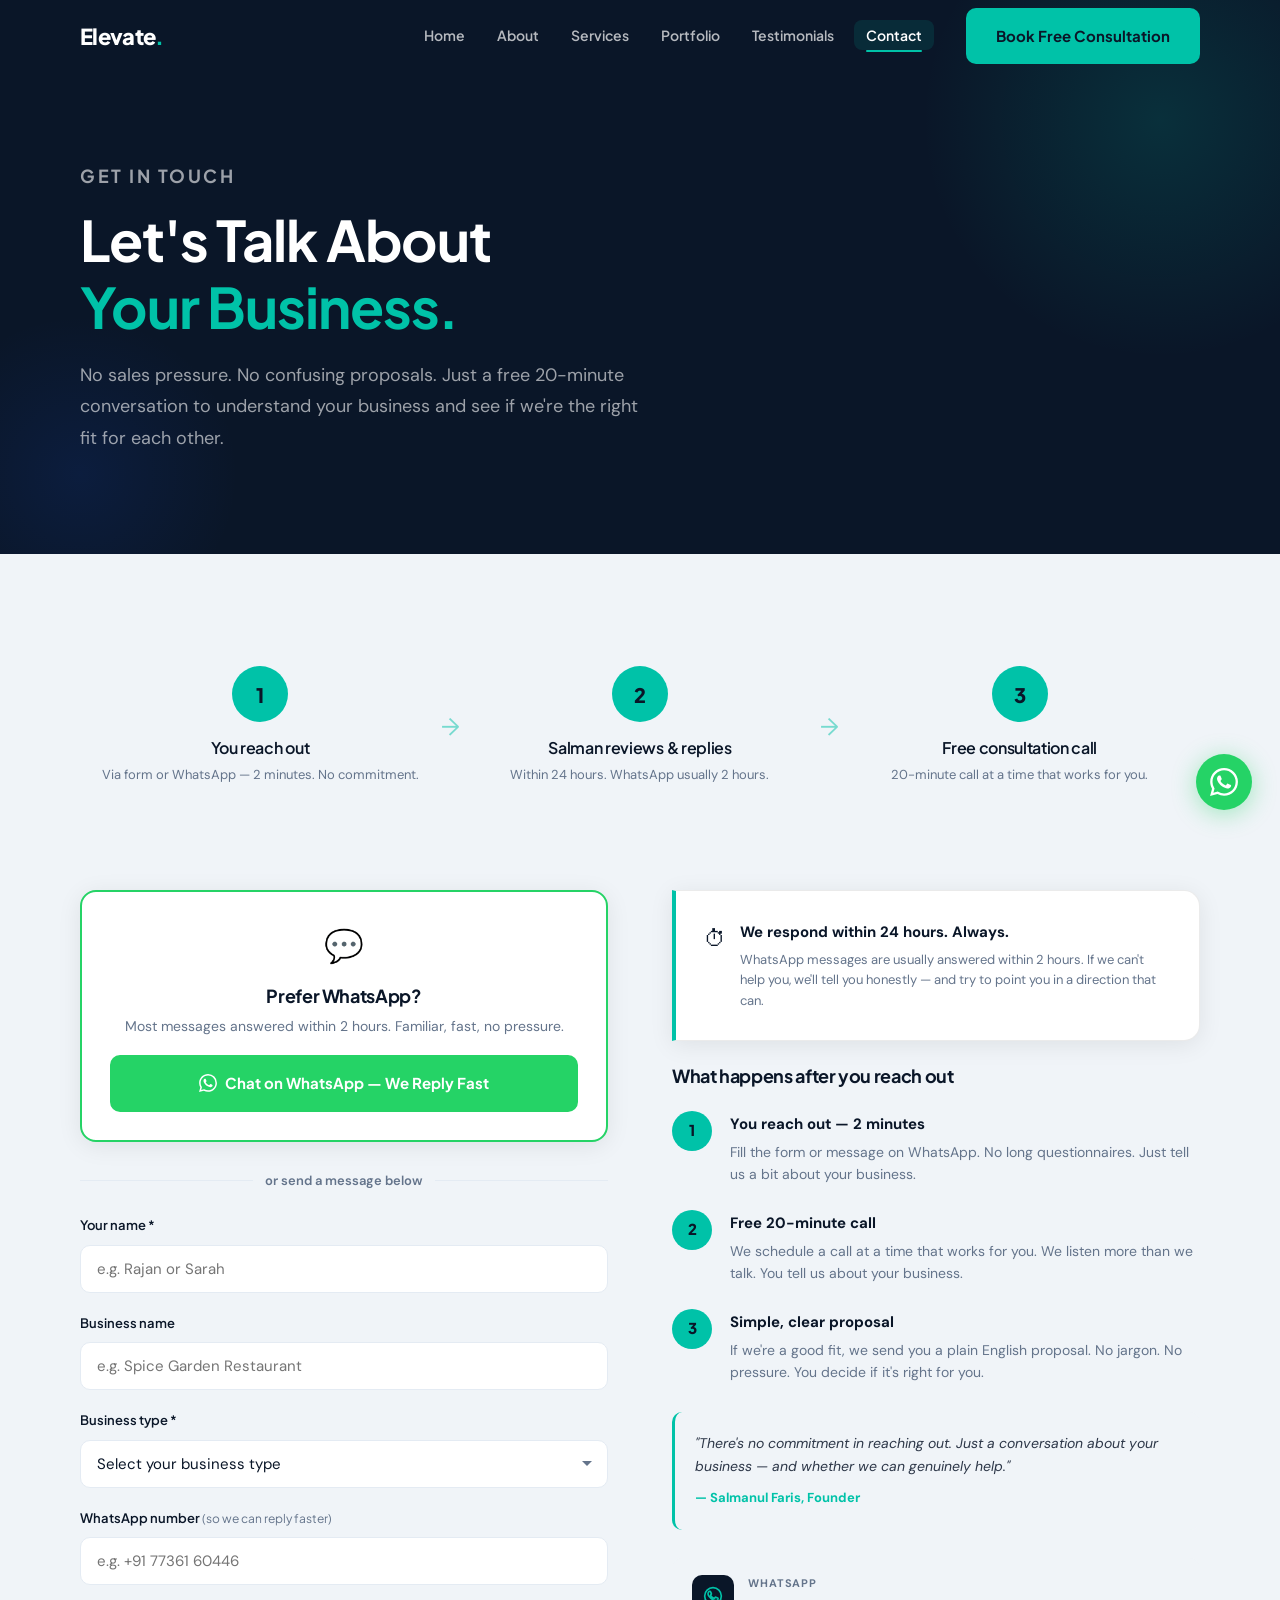
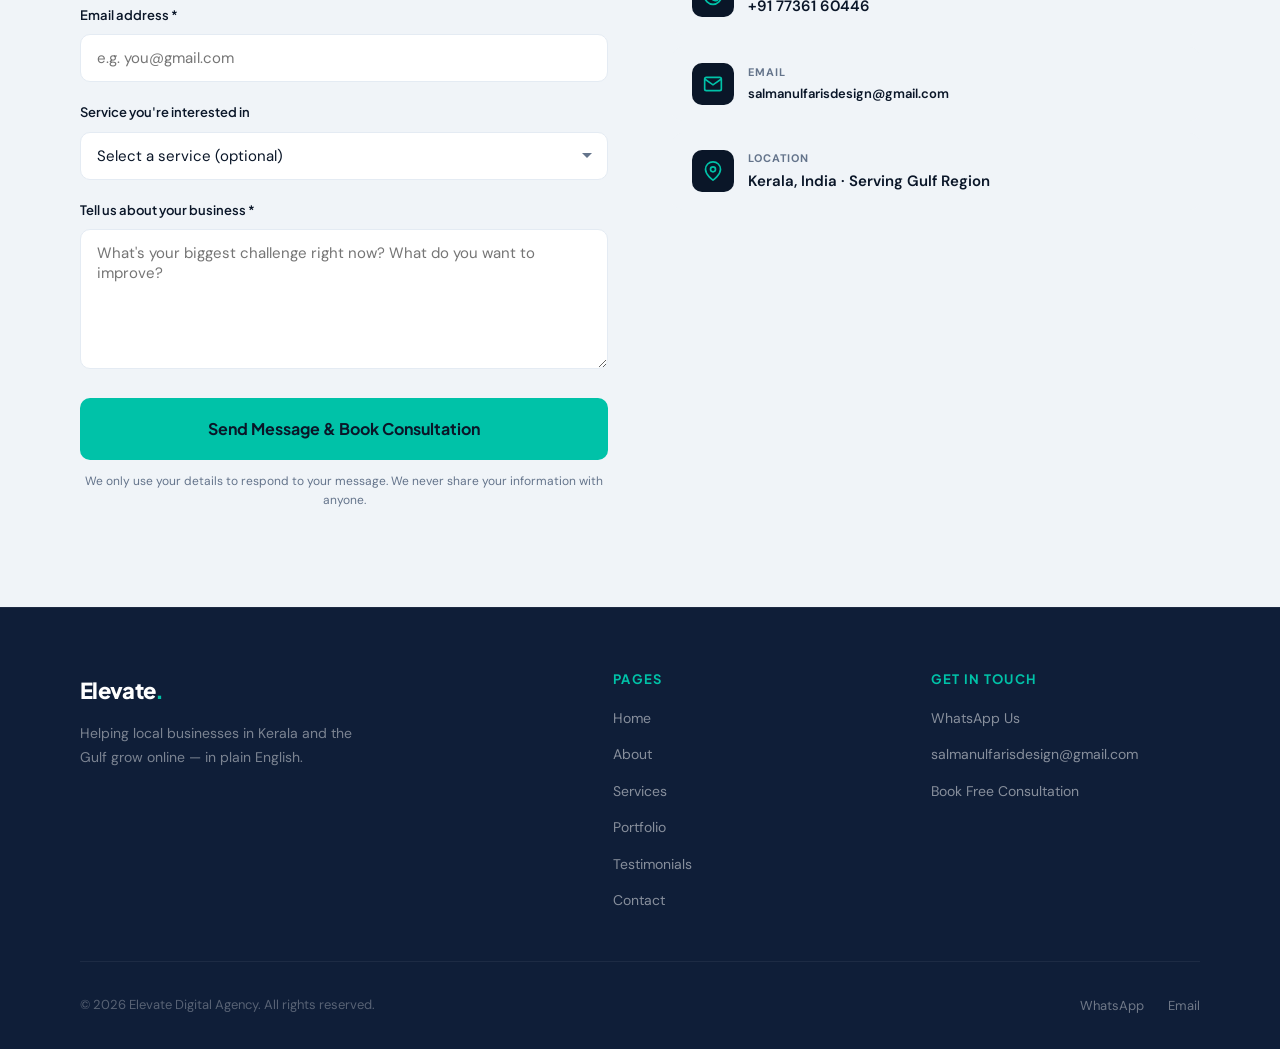
<file: contact.html>
<!DOCTYPE html>
<html lang="en">
<head>
<meta charset="UTF-8">
<meta name="viewport" content="width=device-width, initial-scale=1.0">
<title>Contact · Elevate Digital Agency</title>
<meta name="description" content="Book a free 20-minute consultation with Elevate Digital Agency. No sales pressure, no confusing proposals. Just an honest conversation about your business.">
<meta property="og:title"       content="Contact · Elevate Digital Agency">
<meta property="og:description" content="Book a free consultation. No pressure, no confusing proposals. Just a real conversation about your business.">
<meta property="og:url"         content="https://salmanulfarisdesign-cmd.github.io/elevate-website/contact.html">
<link rel="canonical"           href="https://salmanulfarisdesign-cmd.github.io/elevate-website/contact.html">
<link rel="icon" type="image/svg+xml" href="data:image/svg+xml,%3Csvg xmlns='http://www.w3.org/2000/svg' viewBox='0 0 32 32'%3E%3Crect width='32' height='32' rx='8' fill='%230A1628'/%3E%3Ctext x='16' y='22' text-anchor='middle' font-family='Arial' font-weight='bold' font-size='18' fill='%2300C2A8'%3EE%3C/text%3E%3C/svg%3E">
<link rel="stylesheet" href="style.css">
</head>
<body>

<nav class="nav" id="mainNav">
  <div class="container"><div class="nav-inner">
    <a href="index.html" class="nav-logo">Elevate<span>.</span></a>
    <ul class="nav-links">
      <li><a href="index.html">Home</a></li><li><a href="about.html">About</a></li>
      <li><a href="services.html">Services</a></li><li><a href="portfolio.html">Portfolio</a></li>
      <li><a href="testimonials.html">Testimonials</a></li><li><a href="contact.html">Contact</a></li>
    </ul>
    <a href="contact.html" class="btn btn-primary nav-cta pulse">Book Free Consultation</a>
    <div class="hamburger" id="hamburger" aria-label="Open menu" role="button" tabindex="0"><span></span><span></span><span></span></div>
  </div></div>
</nav>
<div class="mobile-menu" id="mobileMenu" role="dialog" aria-modal="true">
  <a href="index.html">Home</a><a href="about.html">About</a><a href="services.html">Services</a>
  <a href="portfolio.html">Portfolio</a><a href="testimonials.html">Testimonials</a><a href="contact.html">Contact</a>
  <a href="contact.html" class="btn btn-primary">Book Free Consultation</a>
</div>

<!-- PAGE HERO -->
<section class="page-hero">
  <div class="container">
    <p class="section-label reveal">Get in Touch</p>
    <h1 class="reveal reveal-delay-1">Let's Talk About<br><span class="text-teal">Your Business.</span></h1>
    <p class="reveal reveal-delay-2">No sales pressure. No confusing proposals. Just a free 20-minute conversation to understand your business and see if we're the right fit for each other.</p>
  </div>
</section>

<!-- 3-STEP PROCESS -->
<section class="section-sm section-light">
  <div class="container">
    <div class="process-flow reveal">
      <div class="process-step">
        <div class="num">1</div>
        <h4 style="color:var(--text-dark)">You reach out</h4>
        <p style="color:var(--text-muted)">Via form or WhatsApp — 2 minutes. No commitment.</p>
      </div>
      <div class="process-arrow">→</div>
      <div class="process-step">
        <div class="num">2</div>
        <h4 style="color:var(--text-dark)">Salman reviews &amp; replies</h4>
        <p style="color:var(--text-muted)">Within 24 hours. WhatsApp usually 2 hours.</p>
      </div>
      <div class="process-arrow">→</div>
      <div class="process-step">
        <div class="num">3</div>
        <h4 style="color:var(--text-dark)">Free consultation call</h4>
        <p style="color:var(--text-muted)">20-minute call at a time that works for you.</p>
      </div>
    </div>
  </div>
</section>

<!-- CONTACT SECTION — single column on mobile (no grid breakage) -->
<section class="section section-light" style="padding-top:40px">
  <div class="container">
    <div class="contact-main-grid" style="display:grid;grid-template-columns:1fr 1fr;gap:64px;align-items:start">

      <!-- LEFT: Form -->
      <div>
        <!-- WhatsApp CTA -->
        <div class="card-light reveal" style="margin-bottom:28px;border:2px solid #25D366;text-align:center">
          <div style="font-size:32px;margin-bottom:12px" aria-hidden="true">💬</div>
          <h3 style="color:var(--text-dark);margin-bottom:8px;font-size:18px">Prefer WhatsApp?</h3>
          <p style="color:var(--text-muted);font-size:14px;margin-bottom:18px;line-height:1.6">Most messages answered within 2 hours. Familiar, fast, no pressure.</p>
          <a href="https://wa.me/917736160446?text=Hi!%20I'd%20like%20to%20book%20a%20free%20consultation%20with%20Elevate."
             target="_blank" rel="noopener noreferrer"
             class="btn btn-whatsapp whatsapp-tracked"
             style="width:100%;justify-content:center">
            <svg width="18" height="18" viewBox="0 0 24 24" fill="currentColor" aria-hidden="true"><path d="M17.472 14.382c-.297-.149-1.758-.867-2.03-.967-.273-.099-.471-.148-.67.15-.197.297-.767.966-.94 1.164-.173.199-.347.223-.644.075-.297-.15-1.255-.463-2.39-1.475-.883-.788-1.48-1.761-1.653-2.059-.173-.297-.018-.458.13-.606.134-.133.298-.347.446-.52.149-.174.198-.298.298-.497.099-.198.05-.371-.025-.52-.075-.149-.669-1.612-.916-2.207-.242-.579-.487-.5-.669-.51-.173-.008-.371-.01-.57-.01-.198 0-.52.074-.792.372-.272.297-1.04 1.016-1.04 2.479 0 1.462 1.065 2.875 1.213 3.074.149.198 2.096 3.2 5.077 4.487.709.306 1.262.489 1.694.625.712.227 1.36.195 1.871.118.571-.085 1.758-.719 2.006-1.413.248-.694.248-1.289.173-1.413-.074-.124-.272-.198-.57-.347m-5.421 7.403h-.004a9.87 9.87 0 01-5.031-1.378l-.361-.214-3.741.982.998-3.648-.235-.374a9.86 9.86 0 01-1.51-5.26c.001-5.45 4.436-9.884 9.888-9.884 2.64 0 5.122 1.03 6.988 2.898a9.825 9.825 0 012.893 6.994c-.003 5.45-4.437 9.884-9.885 9.884m8.413-18.297A11.815 11.815 0 0012.05 0C5.495 0 .16 5.335.157 11.892c0 2.096.547 4.142 1.588 5.945L.057 24l6.305-1.654a11.882 11.882 0 005.683 1.448h.005c6.554 0 11.89-5.335 11.893-11.893a11.821 11.821 0 00-3.48-8.413z"/></svg>
            Chat on WhatsApp — We Reply Fast
          </a>
        </div>

        <!-- Divider -->
        <div style="display:flex;align-items:center;gap:12px;margin-bottom:24px" class="reveal">
          <div style="flex:1;height:1px;background:var(--ice-2)"></div>
          <span style="font-size:13px;color:var(--text-muted);font-weight:600">or send a message below</span>
          <div style="flex:1;height:1px;background:var(--ice-2)"></div>
        </div>

        <!-- Success message -->
        <div id="formSuccess" class="form-success reveal">
          ✓ &nbsp;Your consultation is booked! Salman will reach you on WhatsApp within 24 hours.
        </div>

        <!-- Error message -->
        <div id="formError" class="form-error-banner reveal">
          ⚠️ Something went wrong. Please try again or reach us directly on WhatsApp.
        </div>

        <!-- Contact Form — 7 fields, posts to real n8n webhook -->
        <form id="contactForm" novalidate class="reveal reveal-delay-1">

          <!-- Hidden fields populated by JS -->
          <input type="hidden" name="source_page" id="sp" value="">
          <input type="hidden" name="timestamp"   id="ts" value="">

          <!-- 1. Name -->
          <div class="form-group">
            <label class="form-label" for="name">Your name *</label>
            <input class="form-input" type="text" id="name" name="name"
                   placeholder="e.g. Rajan or Sarah" required autocomplete="name">
            <div class="form-error-msg">Please enter your name.</div>
          </div>

          <!-- 2. Business Name -->
          <div class="form-group">
            <label class="form-label" for="businessName">Business name</label>
            <input class="form-input" type="text" id="businessName" name="businessName"
                   placeholder="e.g. Spice Garden Restaurant" autocomplete="organization">
          </div>

          <!-- 3. Business Type (dropdown) -->
          <div class="form-group">
            <label class="form-label" for="business">Business type *</label>
            <select class="form-select" id="business" name="business" required>
              <option value="" disabled selected>Select your business type</option>
              <option value="Restaurant / Café">Restaurant / Café</option>
              <option value="Salon / Beauty">Salon / Beauty</option>
              <option value="Retail Shop">Retail Shop</option>
              <option value="Fitness / Gym">Fitness / Gym</option>
              <option value="Auto Services">Auto Services</option>
              <option value="Healthcare / Clinic">Healthcare / Clinic</option>
              <option value="Other">Other</option>
            </select>
            <div class="form-error-msg">Please select your business type.</div>
          </div>

          <!-- 4. Phone (WhatsApp) -->
          <div class="form-group">
            <label class="form-label" for="phone">
              WhatsApp number
              <span style="color:var(--text-muted);font-weight:400;font-size:12px"> (so we can reply faster)</span>
            </label>
            <input class="form-input" type="tel" id="phone" name="phone"
                   placeholder="e.g. +91 77361 60446" autocomplete="tel">
          </div>

          <!-- 5. Email -->
          <div class="form-group">
            <label class="form-label" for="email">Email address *</label>
            <input class="form-input" type="email" id="email" name="email"
                   placeholder="e.g. you@gmail.com" required autocomplete="email">
            <div class="form-error-msg">Please enter a valid email address.</div>
          </div>

          <!-- 6. Service Interested In -->
          <div class="form-group">
            <label class="form-label" for="service">Service you're interested in</label>
            <select class="form-select" id="service" name="service">
              <option value="" disabled selected>Select a service (optional)</option>
              <option value="AI Automation">AI Automation</option>
              <option value="Social Media Management">Social Media Management</option>
              <option value="Local SEO & Google Presence">Local SEO &amp; Google Presence</option>
              <option value="Brand Identity Design">Brand Identity Design</option>
              <option value="Business Consultation & Education">Business Consultation &amp; Education</option>
              <option value="Not sure yet">Not sure yet — let's figure it out</option>
            </select>
          </div>

          <!-- 7. Message -->
          <div class="form-group">
            <label class="form-label" for="message">Tell us about your business *</label>
            <textarea class="form-textarea" id="message" name="message"
                      placeholder="What's your biggest challenge right now? What do you want to improve?"
                      required></textarea>
            <div class="form-error-msg">Please write a short message about your business.</div>
          </div>

          <button type="submit" id="submitBtn" class="btn btn-primary"
                  style="width:100%;justify-content:center;font-size:16px;padding:16px;margin-bottom:12px">
            <span id="submitText">Send Message &amp; Book Consultation</span>
          </button>

          <p style="font-size:12px;color:var(--text-muted);text-align:center;line-height:1.6">
            We only use your details to respond to your message. We never share your information with anyone.
          </p>

        </form>
      </div>

      <!-- RIGHT: What to expect -->
      <div>
        <!-- Response commitment -->
        <div class="card-light reveal" style="margin-bottom:24px;border-left:4px solid var(--teal);border-radius:0 var(--radius-lg) var(--radius-lg) 0">
          <div style="display:flex;align-items:flex-start;gap:14px">
            <div style="font-size:22px;margin-top:2px" aria-hidden="true">⏱</div>
            <div>
              <p style="color:var(--text-dark);font-weight:700;font-size:15px;margin-bottom:4px">We respond within 24 hours. Always.</p>
              <p style="color:var(--text-muted);font-size:13px;line-height:1.6">WhatsApp messages are usually answered within 2 hours. If we can't help you, we'll tell you honestly — and try to point you in a direction that can.</p>
            </div>
          </div>
        </div>

        <!-- What happens next -->
        <div class="reveal reveal-delay-1">
          <h3 style="color:var(--text-dark);margin-bottom:24px;font-size:18px">What happens after you reach out</h3>
          <div style="display:flex;flex-direction:column;gap:24px">
            <div class="step-item">
              <div class="step-num" style="background:var(--teal);color:var(--navy)">1</div>
              <div>
                <p style="color:var(--text-dark);font-weight:700;font-size:15px;margin-bottom:4px">You reach out — 2 minutes</p>
                <p style="color:var(--text-muted);font-size:14px;line-height:1.6">Fill the form or message on WhatsApp. No long questionnaires. Just tell us a bit about your business.</p>
              </div>
            </div>
            <div class="step-item">
              <div class="step-num" style="background:var(--teal);color:var(--navy)">2</div>
              <div>
                <p style="color:var(--text-dark);font-weight:700;font-size:15px;margin-bottom:4px">Free 20-minute call</p>
                <p style="color:var(--text-muted);font-size:14px;line-height:1.6">We schedule a call at a time that works for you. We listen more than we talk. You tell us about your business.</p>
              </div>
            </div>
            <div class="step-item">
              <div class="step-num" style="background:var(--teal);color:var(--navy)">3</div>
              <div>
                <p style="color:var(--text-dark);font-weight:700;font-size:15px;margin-bottom:4px">Simple, clear proposal</p>
                <p style="color:var(--text-muted);font-size:14px;line-height:1.6">If we're a good fit, we send you a plain English proposal. No jargon. No pressure. You decide if it's right for you.</p>
              </div>
            </div>
          </div>

          <div style="margin-top:28px;background:var(--ice);border-radius:var(--radius);padding:20px;border-left:3px solid var(--teal)">
            <p style="color:var(--text-mid);font-size:14px;font-style:italic;line-height:1.7">"There's no commitment in reaching out. Just a conversation about your business — and whether we can genuinely help."</p>
            <p style="color:var(--teal);font-size:13px;font-weight:700;margin-top:8px">— Salmanul Faris, Founder</p>
          </div>
        </div>

        <!-- Contact info items -->
        <div class="reveal reveal-delay-2" style="margin-top:28px;display:flex;flex-direction:column;gap:12px">
          <a href="https://wa.me/917736160446" target="_blank" rel="noopener noreferrer" class="contact-info-item" style="text-decoration:none">
            <div class="icon">
              <svg viewBox="0 0 24 24" fill="none" stroke="currentColor" stroke-width="2" aria-hidden="true"><path d="M17.472 14.382c-.297-.149-1.758-.867-2.03-.967-.273-.099-.471-.148-.67.15-.197.297-.767.966-.94 1.164-.173.199-.347.223-.644.075-.297-.15-1.255-.463-2.39-1.475-.883-.788-1.48-1.761-1.653-2.059-.173-.297-.018-.458.13-.606.134-.133.298-.347.446-.52.149-.174.198-.298.298-.497.099-.198.05-.371-.025-.52-.075-.149-.669-1.612-.916-2.207-.242-.579-.487-.5-.669-.51-.173-.008-.371-.01-.57-.01-.198 0-.52.074-.792.372-.272.297-1.04 1.016-1.04 2.479 0 1.462 1.065 2.875 1.213 3.074.149.198 2.096 3.2 5.077 4.487.709.306 1.262.489 1.694.625.712.227 1.36.195 1.871.118.571-.085 1.758-.719 2.006-1.413.248-.694.248-1.289.173-1.413z"/><circle cx="12" cy="12" r="10"/></svg>
            </div>
            <div>
              <div class="label">WhatsApp</div>
              <div class="value">+91 77361 60446</div>
            </div>
          </a>
          <a href="mailto:salmanulfarisdesign@gmail.com" class="contact-info-item" style="text-decoration:none">
            <div class="icon">
              <svg viewBox="0 0 24 24" fill="none" stroke="currentColor" stroke-width="2" aria-hidden="true"><path d="M4 4h16c1.1 0 2 .9 2 2v12c0 1.1-.9 2-2 2H4c-1.1 0-2-.9-2-2V6c0-1.1.9-2 2-2z"/><polyline points="22,6 12,13 2,6"/></svg>
            </div>
            <div>
              <div class="label">Email</div>
              <div class="value" style="font-size:13px">salmanulfarisdesign@gmail.com</div>
            </div>
          </a>
          <div class="contact-info-item">
            <div class="icon">
              <svg viewBox="0 0 24 24" fill="none" stroke="currentColor" stroke-width="2" aria-hidden="true"><path d="M21 10c0 7-9 13-9 13s-9-6-9-13a9 9 0 0118 0z"/><circle cx="12" cy="10" r="3"/></svg>
            </div>
            <div>
              <div class="label">Location</div>
              <div class="value">Kerala, India · Serving Gulf Region</div>
            </div>
          </div>
        </div>
      </div>

    </div>
  </div>
</section>

<footer class="footer">
  <div class="container">
    <div class="footer-grid">
      <div class="footer-brand"><a href="index.html" class="nav-logo">Elevate<span style="color:var(--teal)">.</span></a><p>Helping local businesses in Kerala and the Gulf grow online — in plain English.</p></div>
      <div class="footer-col"><h4>Pages</h4><ul>
        <li><a href="index.html">Home</a></li><li><a href="about.html">About</a></li>
        <li><a href="services.html">Services</a></li><li><a href="portfolio.html">Portfolio</a></li>
        <li><a href="testimonials.html">Testimonials</a></li><li><a href="contact.html">Contact</a></li>
      </ul></div>
      <div class="footer-col"><h4>Get in Touch</h4><ul>
        <li><a href="https://wa.me/917736160446" target="_blank" rel="noopener noreferrer">WhatsApp Us</a></li>
        <li><a href="mailto:salmanulfarisdesign@gmail.com">salmanulfarisdesign@gmail.com</a></li>
        <li><a href="contact.html">Book Free Consultation</a></li>
      </ul></div>
    </div>
    <div class="footer-bottom">
      <p>© <span class="footer-year"></span> Elevate Digital Agency. All rights reserved.</p>
      <div class="footer-links"><a href="https://wa.me/917736160446" target="_blank" rel="noopener noreferrer">WhatsApp</a><a href="mailto:salmanulfarisdesign@gmail.com">Email</a></div>
    </div>
  </div>
</footer>

<!-- WhatsApp FAB — positioned above submit button on mobile -->
<a href="https://wa.me/917736160446?text=Hi!%20I'd%20like%20to%20learn%20more%20about%20Elevate." target="_blank" rel="noopener noreferrer" class="whatsapp-fab whatsapp-tracked" title="Chat on WhatsApp" aria-label="Chat with Elevate on WhatsApp" style="bottom:90px">
  <svg viewBox="0 0 24 24" aria-hidden="true"><path d="M17.472 14.382c-.297-.149-1.758-.867-2.03-.967-.273-.099-.471-.148-.67.15-.197.297-.767.966-.94 1.164-.173.199-.347.223-.644.075-.297-.15-1.255-.463-2.39-1.475-.883-.788-1.48-1.761-1.653-2.059-.173-.297-.018-.458.13-.606.134-.133.298-.347.446-.52.149-.174.198-.298.298-.497.099-.198.05-.371-.025-.52-.075-.149-.669-1.612-.916-2.207-.242-.579-.487-.5-.669-.51-.173-.008-.371-.01-.57-.01-.198 0-.52.074-.792.372-.272.297-1.04 1.016-1.04 2.479 0 1.462 1.065 2.875 1.213 3.074.149.198 2.096 3.2 5.077 4.487.709.306 1.262.489 1.694.625.712.227 1.36.195 1.871.118.571-.085 1.758-.719 2.006-1.413.248-.694.248-1.289.173-1.413-.074-.124-.272-.198-.57-.347m-5.421 7.403h-.004a9.87 9.87 0 01-5.031-1.378l-.361-.214-3.741.982.998-3.648-.235-.374a9.86 9.86 0 01-1.51-5.26c.001-5.45 4.436-9.884 9.888-9.884 2.64 0 5.122 1.03 6.988 2.898a9.825 9.825 0 012.893 6.994c-.003 5.45-4.437 9.884-9.885 9.884m8.413-18.297A11.815 11.815 0 0012.05 0C5.495 0 .16 5.335.157 11.892c0 2.096.547 4.142 1.588 5.945L.057 24l6.305-1.654a11.882 11.882 0 005.683 1.448h.005c6.554 0 11.89-5.335 11.893-11.893a11.821 11.821 0 00-3.48-8.413z"/></svg>
  <span class="whatsapp-tooltip">Chat with us on WhatsApp</span>
</a>

<script src="script.js"></script>
<script>
  document.querySelectorAll('.footer-year').forEach(el => { el.textContent = new Date().getFullYear(); });
</script>
</body>
</html>
</file>
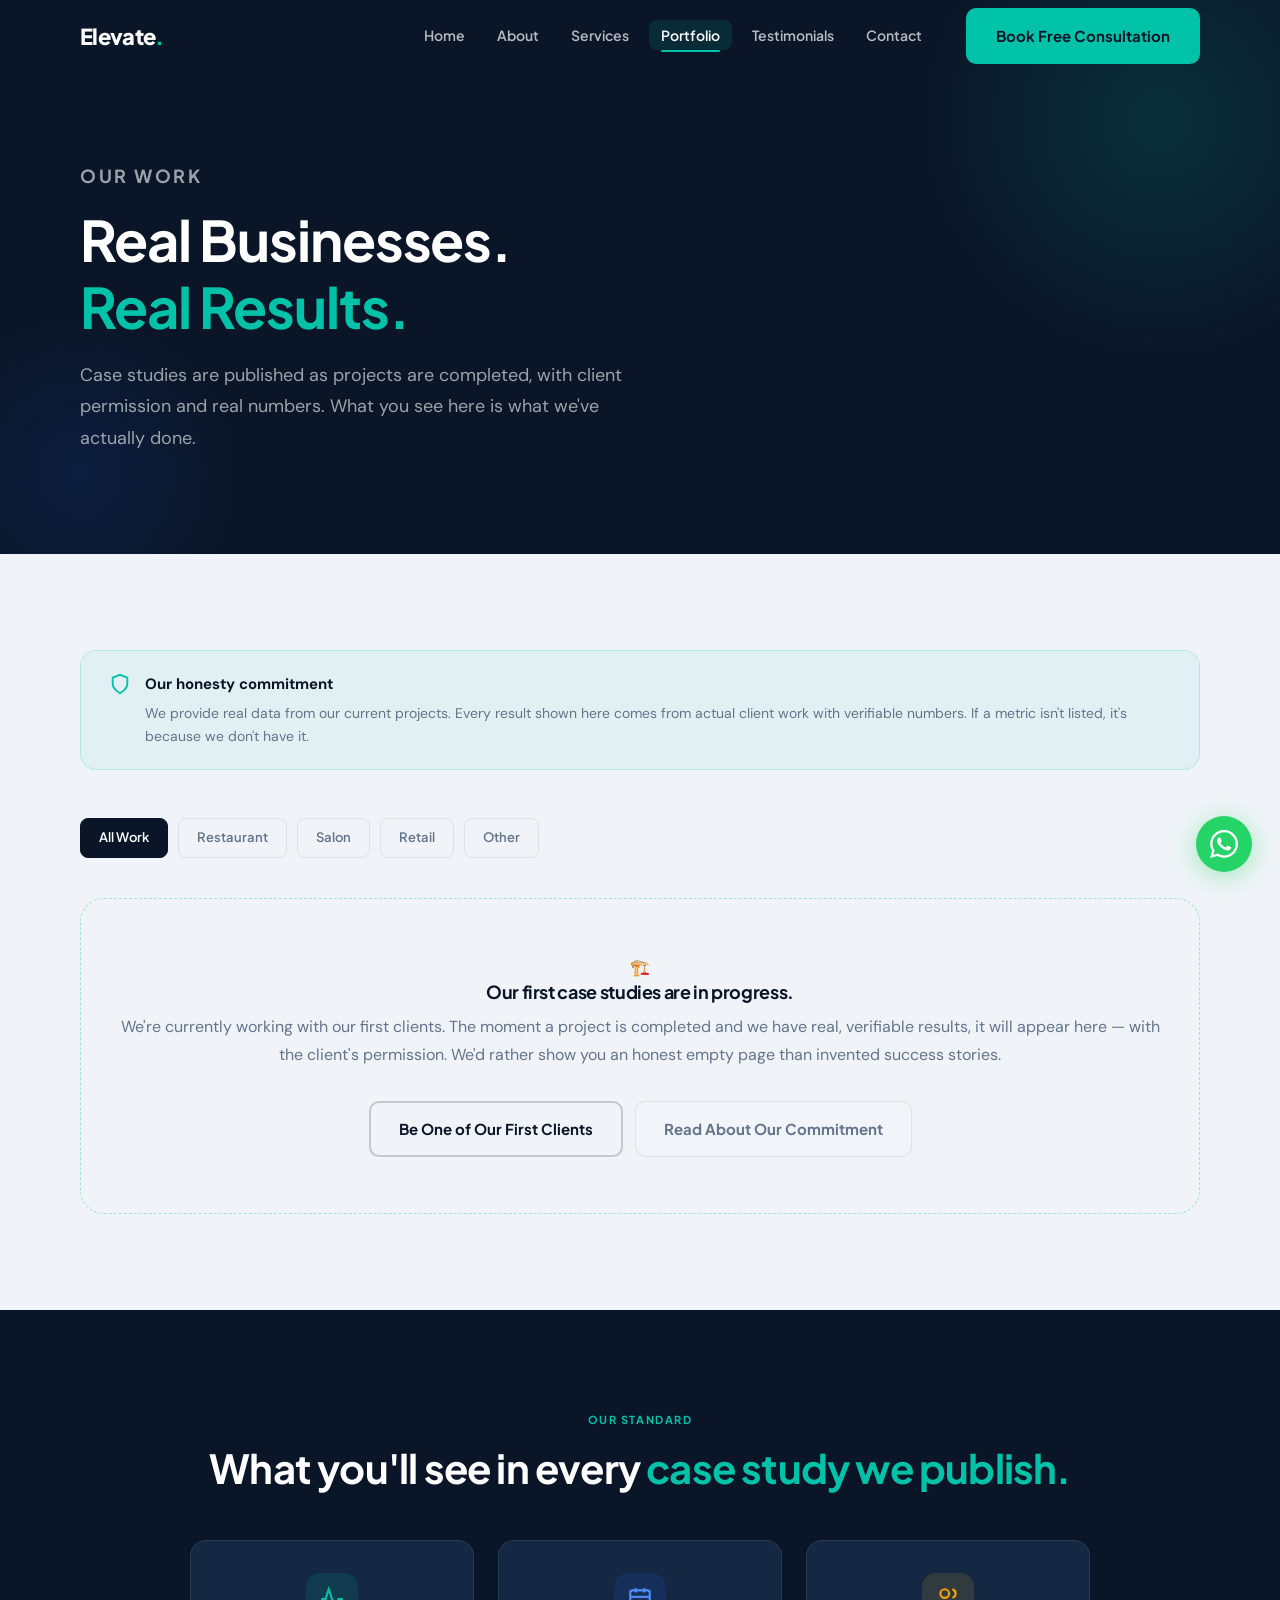
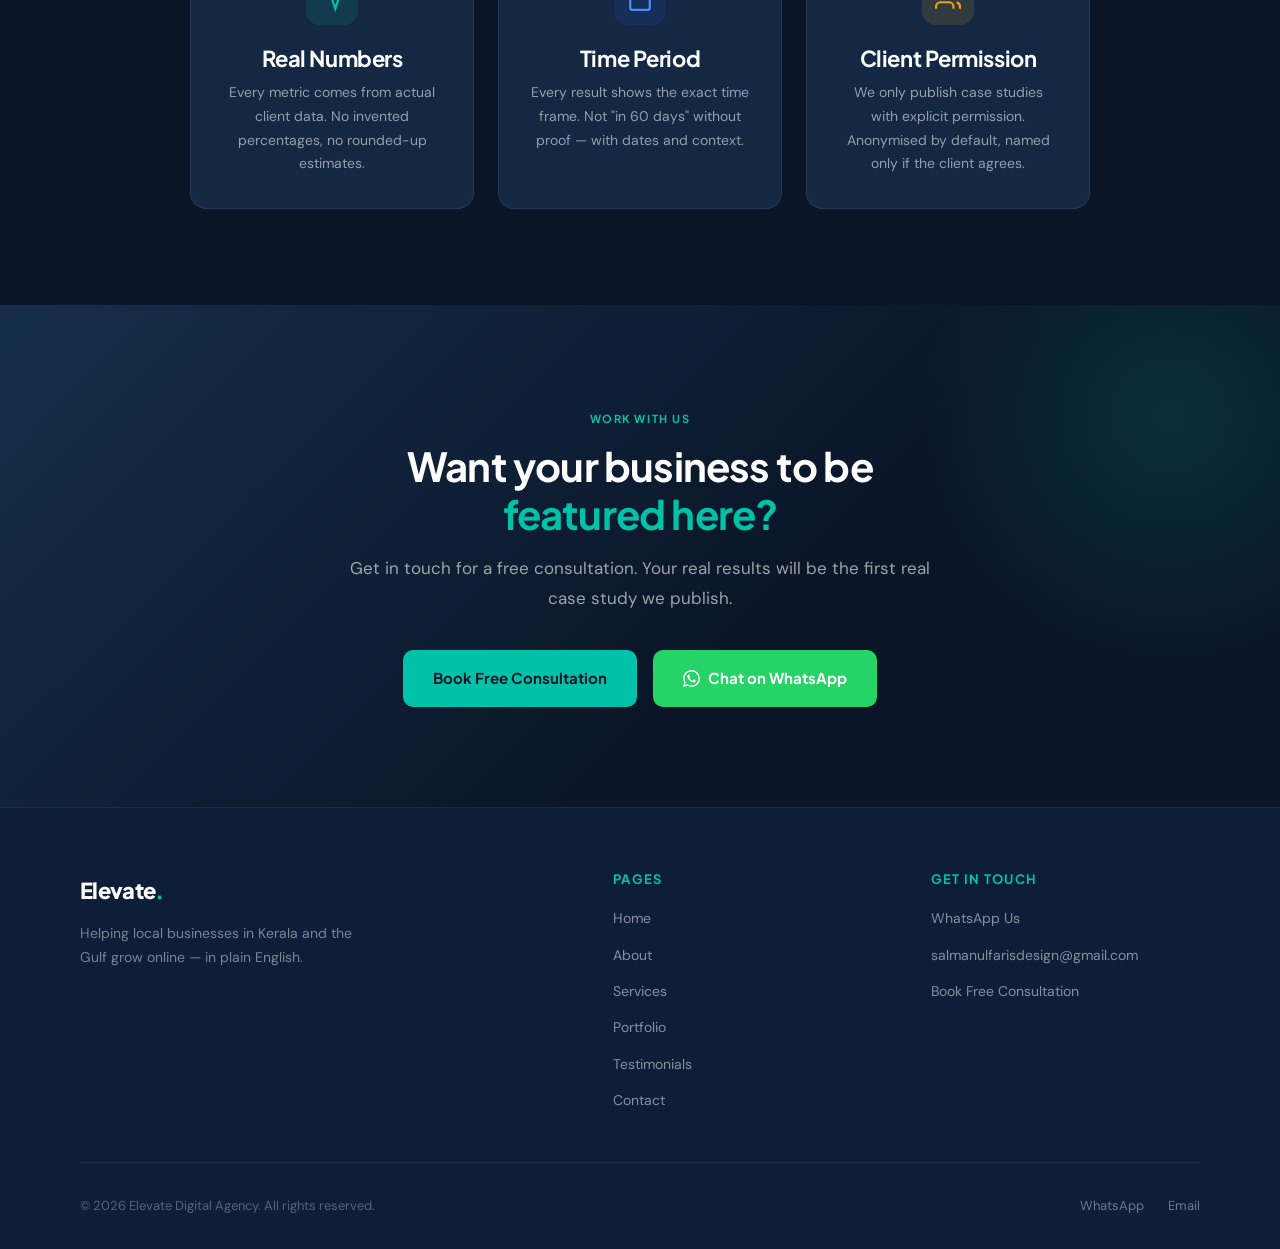
<file: portfolio.html>
<!DOCTYPE html>
<html lang="en">
<head>
<meta charset="UTF-8">
<meta name="viewport" content="width=device-width, initial-scale=1.0">
<title>Portfolio · Elevate Digital Agency</title>
<meta name="description" content="Real case studies from real local businesses. Our portfolio grows as we complete real client projects — no invented results.">
<meta property="og:title"       content="Portfolio · Elevate Digital Agency">
<meta property="og:description" content="Real work, real results. Our portfolio shows only what we've actually delivered.">
<meta property="og:url"         content="https://salmanulfarisdesign-cmd.github.io/elevate-website/portfolio.html">
<link rel="canonical"           href="https://salmanulfarisdesign-cmd.github.io/elevate-website/portfolio.html">
<link rel="icon" type="image/svg+xml" href="data:image/svg+xml,%3Csvg xmlns='http://www.w3.org/2000/svg' viewBox='0 0 32 32'%3E%3Crect width='32' height='32' rx='8' fill='%230A1628'/%3E%3Ctext x='16' y='22' text-anchor='middle' font-family='Arial' font-weight='bold' font-size='18' fill='%2300C2A8'%3EE%3C/text%3E%3C/svg%3E">
<link rel="stylesheet" href="style.css">
</head>
<body>

<nav class="nav" id="mainNav">
  <div class="container"><div class="nav-inner">
    <a href="index.html" class="nav-logo">Elevate<span>.</span></a>
    <ul class="nav-links">
      <li><a href="index.html">Home</a></li><li><a href="about.html">About</a></li>
      <li><a href="services.html">Services</a></li><li><a href="portfolio.html">Portfolio</a></li>
      <li><a href="testimonials.html">Testimonials</a></li><li><a href="contact.html">Contact</a></li>
    </ul>
    <a href="contact.html" class="btn btn-primary nav-cta pulse">Book Free Consultation</a>
    <div class="hamburger" id="hamburger" aria-label="Open menu" role="button" tabindex="0"><span></span><span></span><span></span></div>
  </div></div>
</nav>
<div class="mobile-menu" id="mobileMenu" role="dialog" aria-modal="true">
  <a href="index.html">Home</a><a href="about.html">About</a><a href="services.html">Services</a>
  <a href="portfolio.html">Portfolio</a><a href="testimonials.html">Testimonials</a><a href="contact.html">Contact</a>
  <a href="contact.html" class="btn btn-primary">Book Free Consultation</a>
</div>

<!-- PAGE HERO -->
<section class="page-hero">
  <div class="container">
    <p class="section-label reveal">Our Work</p>
    <h1 class="reveal reveal-delay-1">Real Businesses.<br><span class="text-teal">Real Results.</span></h1>
    <p class="reveal reveal-delay-2">Case studies are published as projects are completed, with client permission and real numbers. What you see here is what we've actually done.</p>
  </div>
</section>

<!-- PORTFOLIO MAIN -->
<section class="section section-light">
  <div class="container">

    <!-- Honesty statement -->
    <div style="background:rgba(0,194,168,0.06);border:1px solid rgba(0,194,168,0.2);border-radius:var(--radius-lg);padding:20px 28px;margin-bottom:48px;display:flex;align-items:flex-start;gap:14px" class="reveal">
      <svg width="22" height="22" viewBox="0 0 24 24" fill="none" stroke="#00C2A8" stroke-width="2" style="flex-shrink:0;margin-top:2px" aria-hidden="true"><path d="M12 22s8-4 8-10V5l-8-3-8 3v7c0 6 8 10 8 10z"/></svg>
      <div>
        <p style="color:var(--text-dark);font-weight:700;font-size:15px;margin-bottom:4px">Our honesty commitment</p>
        <p style="color:var(--text-muted);font-size:14px;line-height:1.7">We provide real data from our current projects. Every result shown here comes from actual client work with verifiable numbers. If a metric isn't listed, it's because we don't have it.</p>
      </div>
    </div>

    <!-- Filter tabs — ready for when real work is added -->
    <div class="filter-tabs reveal" id="portfolioFilters">
      <button class="filter-btn-light active" data-filter="all">All Work</button>
      <button class="filter-btn-light" data-filter="restaurant">Restaurant</button>
      <button class="filter-btn-light" data-filter="salon">Salon</button>
      <button class="filter-btn-light" data-filter="retail">Retail</button>
      <button class="filter-btn-light" data-filter="other">Other</button>
    </div>

    <!-- PORTFOLIO GRID — currently showing honest empty state -->
    <!-- 
      ════════════════════════════════════════════════
      HOW TO ADD A REAL CASE STUDY:
      Copy this block and fill in real data:

      <div class="case-study reveal" data-category="restaurant">
        <div class="case-study-header">
          <div class="tag tag-teal" style="margin-bottom:16px">Restaurant · Social Media</div>
          <h3 style="color:var(--white);margin-bottom:8px">Business name or type (anonymised is fine)</h3>
          <p style="color:rgba(255,255,255,0.5);font-size:13px">Service delivered · Time period</p>
        </div>
        <div class="case-study-body">
          <div class="metric-grid" style="margin-bottom:20px">
            <div><span class="metric-val">+X%</span><div class="metric-label">Real metric</div></div>
            <div><span class="metric-val">X</span><div class="metric-label">Real metric</div></div>
            <div><span class="metric-val">Xd</span><div class="metric-label">Time period</div></div>
          </div>
          <p style="color:var(--text-muted);font-size:14px;line-height:1.7">Brief description of what was done and what changed.</p>
        </div>
      </div>
      ════════════════════════════════════════════════
    -->

    <div id="portfolioGrid">
      <!-- Honest empty state shown until real work is added -->
      <div class="honest-state-light reveal" id="emptyState">
        <span class="icon">🏗️</span>
        <h3>Our first case studies are in progress.</h3>
        <p>We're currently working with our first clients. The moment a project is completed and we have real, verifiable results, it will appear here — with the client's permission. We'd rather show you an honest empty page than invented success stories.</p>
        <div style="margin-top:32px;display:flex;gap:12px;justify-content:center;flex-wrap:wrap">
          <a href="contact.html" class="btn btn-outline-dark">Be One of Our First Clients</a>
          <a href="about.html" class="btn btn-ghost" style="border:1.5px solid var(--border-light);color:var(--text-muted)">Read About Our Commitment</a>
        </div>
      </div>
    </div>

  </div>
</section>

<!-- WHAT MAKES A GOOD CASE STUDY -->
<section class="section section-dark">
  <div class="container">
    <div class="text-center mb-48">
      <p class="section-label reveal">Our Standard</p>
      <h2 class="reveal reveal-delay-1">What you'll see in every <span class="text-teal">case study we publish.</span></h2>
    </div>
    <div class="grid-3" style="max-width:900px;margin:0 auto">
      <div class="card-glass reveal reveal-delay-1" style="text-align:center">
        <div class="service-icon icon-teal" style="margin:0 auto 20px">
          <svg viewBox="0 0 24 24" fill="none" stroke="currentColor" stroke-width="2"><polyline points="22 12 18 12 15 21 9 3 6 12 2 12"/></svg>
        </div>
        <h3 style="margin-bottom:10px">Real Numbers</h3>
        <p class="text-muted" style="font-size:14px;line-height:1.7">Every metric comes from actual client data. No invented percentages, no rounded-up estimates.</p>
      </div>
      <div class="card-glass reveal reveal-delay-2" style="text-align:center">
        <div class="service-icon icon-blue" style="margin:0 auto 20px">
          <svg viewBox="0 0 24 24" fill="none" stroke="currentColor" stroke-width="2"><rect x="3" y="4" width="18" height="18" rx="2"/><line x1="16" y1="2" x2="16" y2="6"/><line x1="8" y1="2" x2="8" y2="6"/><line x1="3" y1="10" x2="21" y2="10"/></svg>
        </div>
        <h3 style="margin-bottom:10px">Time Period</h3>
        <p class="text-muted" style="font-size:14px;line-height:1.7">Every result shows the exact time frame. Not "in 60 days" without proof — with dates and context.</p>
      </div>
      <div class="card-glass reveal reveal-delay-3" style="text-align:center">
        <div class="service-icon icon-amber" style="margin:0 auto 20px">
          <svg viewBox="0 0 24 24" fill="none" stroke="currentColor" stroke-width="2"><path d="M17 21v-2a4 4 0 00-4-4H5a4 4 0 00-4 4v2"/><circle cx="9" cy="7" r="4"/><path d="M23 21v-2a4 4 0 00-3-3.87M16 3.13a4 4 0 010 7.75"/></svg>
        </div>
        <h3 style="margin-bottom:10px">Client Permission</h3>
        <p class="text-muted" style="font-size:14px;line-height:1.7">We only publish case studies with explicit permission. Anonymised by default, named only if the client agrees.</p>
      </div>
    </div>
  </div>
</section>

<!-- CTA -->
<section class="cta-section">
  <div class="container">
    <div class="max-600 text-center" style="position:relative;z-index:1">
      <p class="section-label reveal">Work With Us</p>
      <h2 class="reveal reveal-delay-1">Want your business to be <span class="text-teal">featured here?</span></h2>
      <p class="reveal reveal-delay-2" style="color:rgba(255,255,255,0.6);font-size:17px;margin-top:16px;margin-bottom:36px">
        Get in touch for a free consultation. Your real results will be the first real case study we publish.
      </p>
      <div class="flex-center reveal reveal-delay-3">
        <a href="contact.html" class="btn btn-primary pulse">Book Free Consultation</a>
        <a href="https://wa.me/917736160446?text=Hi!%20I'd%20like%20to%20learn%20more%20about%20Elevate." target="_blank" rel="noopener noreferrer" class="btn btn-whatsapp whatsapp-tracked">
          <svg width="17" height="17" viewBox="0 0 24 24" fill="currentColor" aria-hidden="true"><path d="M17.472 14.382c-.297-.149-1.758-.867-2.03-.967-.273-.099-.471-.148-.67.15-.197.297-.767.966-.94 1.164-.173.199-.347.223-.644.075-.297-.15-1.255-.463-2.39-1.475-.883-.788-1.48-1.761-1.653-2.059-.173-.297-.018-.458.13-.606.134-.133.298-.347.446-.52.149-.174.198-.298.298-.497.099-.198.05-.371-.025-.52-.075-.149-.669-1.612-.916-2.207-.242-.579-.487-.5-.669-.51-.173-.008-.371-.01-.57-.01-.198 0-.52.074-.792.372-.272.297-1.04 1.016-1.04 2.479 0 1.462 1.065 2.875 1.213 3.074.149.198 2.096 3.2 5.077 4.487.709.306 1.262.489 1.694.625.712.227 1.36.195 1.871.118.571-.085 1.758-.719 2.006-1.413.248-.694.248-1.289.173-1.413-.074-.124-.272-.198-.57-.347m-5.421 7.403h-.004a9.87 9.87 0 01-5.031-1.378l-.361-.214-3.741.982.998-3.648-.235-.374a9.86 9.86 0 01-1.51-5.26c.001-5.45 4.436-9.884 9.888-9.884 2.64 0 5.122 1.03 6.988 2.898a9.825 9.825 0 012.893 6.994c-.003 5.45-4.437 9.884-9.885 9.884m8.413-18.297A11.815 11.815 0 0012.05 0C5.495 0 .16 5.335.157 11.892c0 2.096.547 4.142 1.588 5.945L.057 24l6.305-1.654a11.882 11.882 0 005.683 1.448h.005c6.554 0 11.89-5.335 11.893-11.893a11.821 11.821 0 00-3.48-8.413z"/></svg>
          Chat on WhatsApp
        </a>
      </div>
    </div>
  </div>
</section>

<footer class="footer">
  <div class="container">
    <div class="footer-grid">
      <div class="footer-brand"><a href="index.html" class="nav-logo">Elevate<span style="color:var(--teal)">.</span></a><p>Helping local businesses in Kerala and the Gulf grow online — in plain English.</p></div>
      <div class="footer-col"><h4>Pages</h4><ul>
        <li><a href="index.html">Home</a></li><li><a href="about.html">About</a></li>
        <li><a href="services.html">Services</a></li><li><a href="portfolio.html">Portfolio</a></li>
        <li><a href="testimonials.html">Testimonials</a></li><li><a href="contact.html">Contact</a></li>
      </ul></div>
      <div class="footer-col"><h4>Get in Touch</h4><ul>
        <li><a href="https://wa.me/917736160446" target="_blank" rel="noopener noreferrer">WhatsApp Us</a></li>
        <li><a href="mailto:salmanulfarisdesign@gmail.com">salmanulfarisdesign@gmail.com</a></li>
        <li><a href="contact.html">Book Free Consultation</a></li>
      </ul></div>
    </div>
    <div class="footer-bottom">
      <p>© <span class="footer-year"></span> Elevate Digital Agency. All rights reserved.</p>
      <div class="footer-links"><a href="https://wa.me/917736160446" target="_blank" rel="noopener noreferrer">WhatsApp</a><a href="mailto:salmanulfarisdesign@gmail.com">Email</a></div>
    </div>
  </div>
</footer>

<a href="https://wa.me/917736160446?text=Hi!%20I'd%20like%20to%20learn%20more%20about%20Elevate." target="_blank" rel="noopener noreferrer" class="whatsapp-fab whatsapp-tracked" title="Chat on WhatsApp" aria-label="Chat with Elevate on WhatsApp">
  <svg viewBox="0 0 24 24" aria-hidden="true"><path d="M17.472 14.382c-.297-.149-1.758-.867-2.03-.967-.273-.099-.471-.148-.67.15-.197.297-.767.966-.94 1.164-.173.199-.347.223-.644.075-.297-.15-1.255-.463-2.39-1.475-.883-.788-1.48-1.761-1.653-2.059-.173-.297-.018-.458.13-.606.134-.133.298-.347.446-.52.149-.174.198-.298.298-.497.099-.198.05-.371-.025-.52-.075-.149-.669-1.612-.916-2.207-.242-.579-.487-.5-.669-.51-.173-.008-.371-.01-.57-.01-.198 0-.52.074-.792.372-.272.297-1.04 1.016-1.04 2.479 0 1.462 1.065 2.875 1.213 3.074.149.198 2.096 3.2 5.077 4.487.709.306 1.262.489 1.694.625.712.227 1.36.195 1.871.118.571-.085 1.758-.719 2.006-1.413.248-.694.248-1.289.173-1.413-.074-.124-.272-.198-.57-.347m-5.421 7.403h-.004a9.87 9.87 0 01-5.031-1.378l-.361-.214-3.741.982.998-3.648-.235-.374a9.86 9.86 0 01-1.51-5.26c.001-5.45 4.436-9.884 9.888-9.884 2.64 0 5.122 1.03 6.988 2.898a9.825 9.825 0 012.893 6.994c-.003 5.45-4.437 9.884-9.885 9.884m8.413-18.297A11.815 11.815 0 0012.05 0C5.495 0 .16 5.335.157 11.892c0 2.096.547 4.142 1.588 5.945L.057 24l6.305-1.654a11.882 11.882 0 005.683 1.448h.005c6.554 0 11.89-5.335 11.893-11.893a11.821 11.821 0 00-3.48-8.413z"/></svg>
  <span class="whatsapp-tooltip">Chat with us on WhatsApp</span>
</a>

<script src="script.js"></script>
<script>
  document.querySelectorAll('.footer-year').forEach(el => { el.textContent = new Date().getFullYear(); });

  // Filter logic — works when real case studies are added with data-category attributes
  const filterBtns = document.querySelectorAll('.filter-btn-light');
  filterBtns.forEach(btn => {
    btn.addEventListener('click', () => {
      filterBtns.forEach(b => b.classList.remove('active'));
      btn.classList.add('active');
      const cat = btn.dataset.filter;
      document.querySelectorAll('.case-study[data-category]').forEach(card => {
        card.style.display = (cat === 'all' || card.dataset.category === cat) ? '' : 'none';
      });
    });
  });
</script>
</body>
</html>
</file>
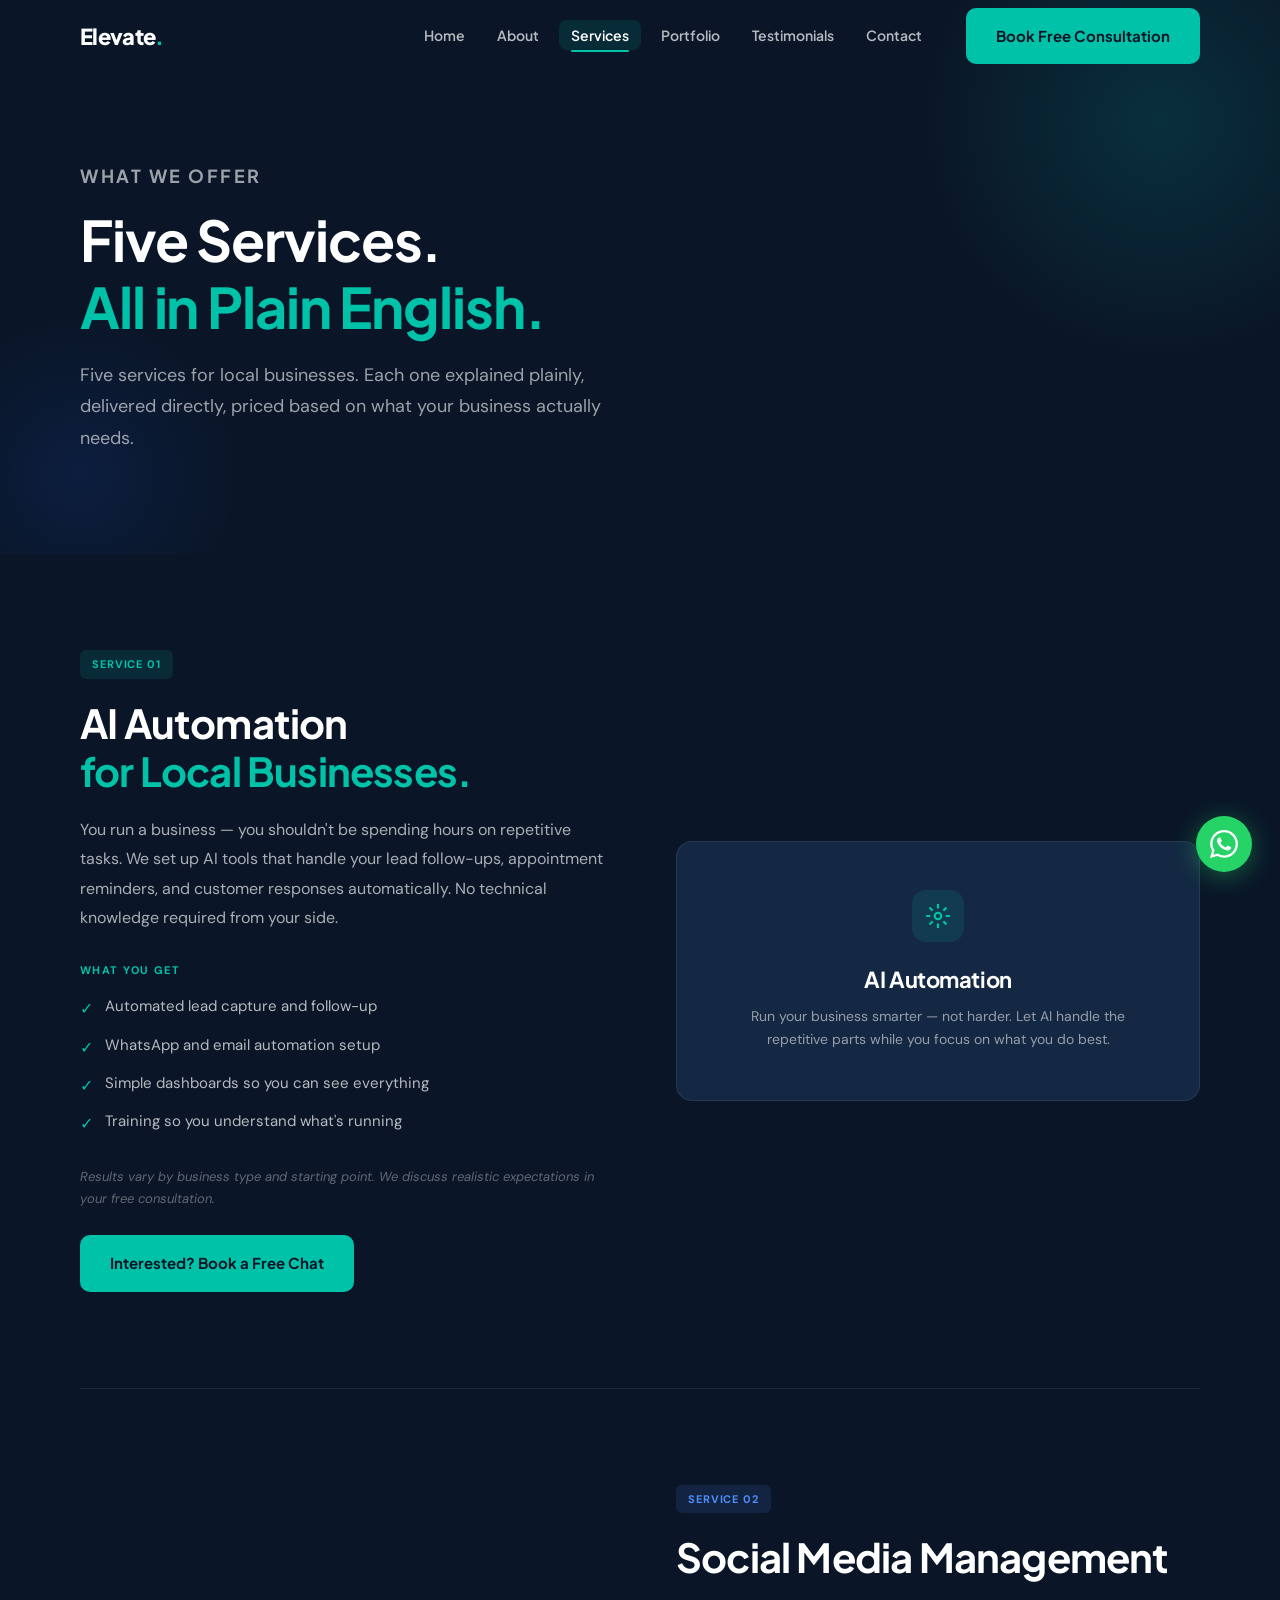
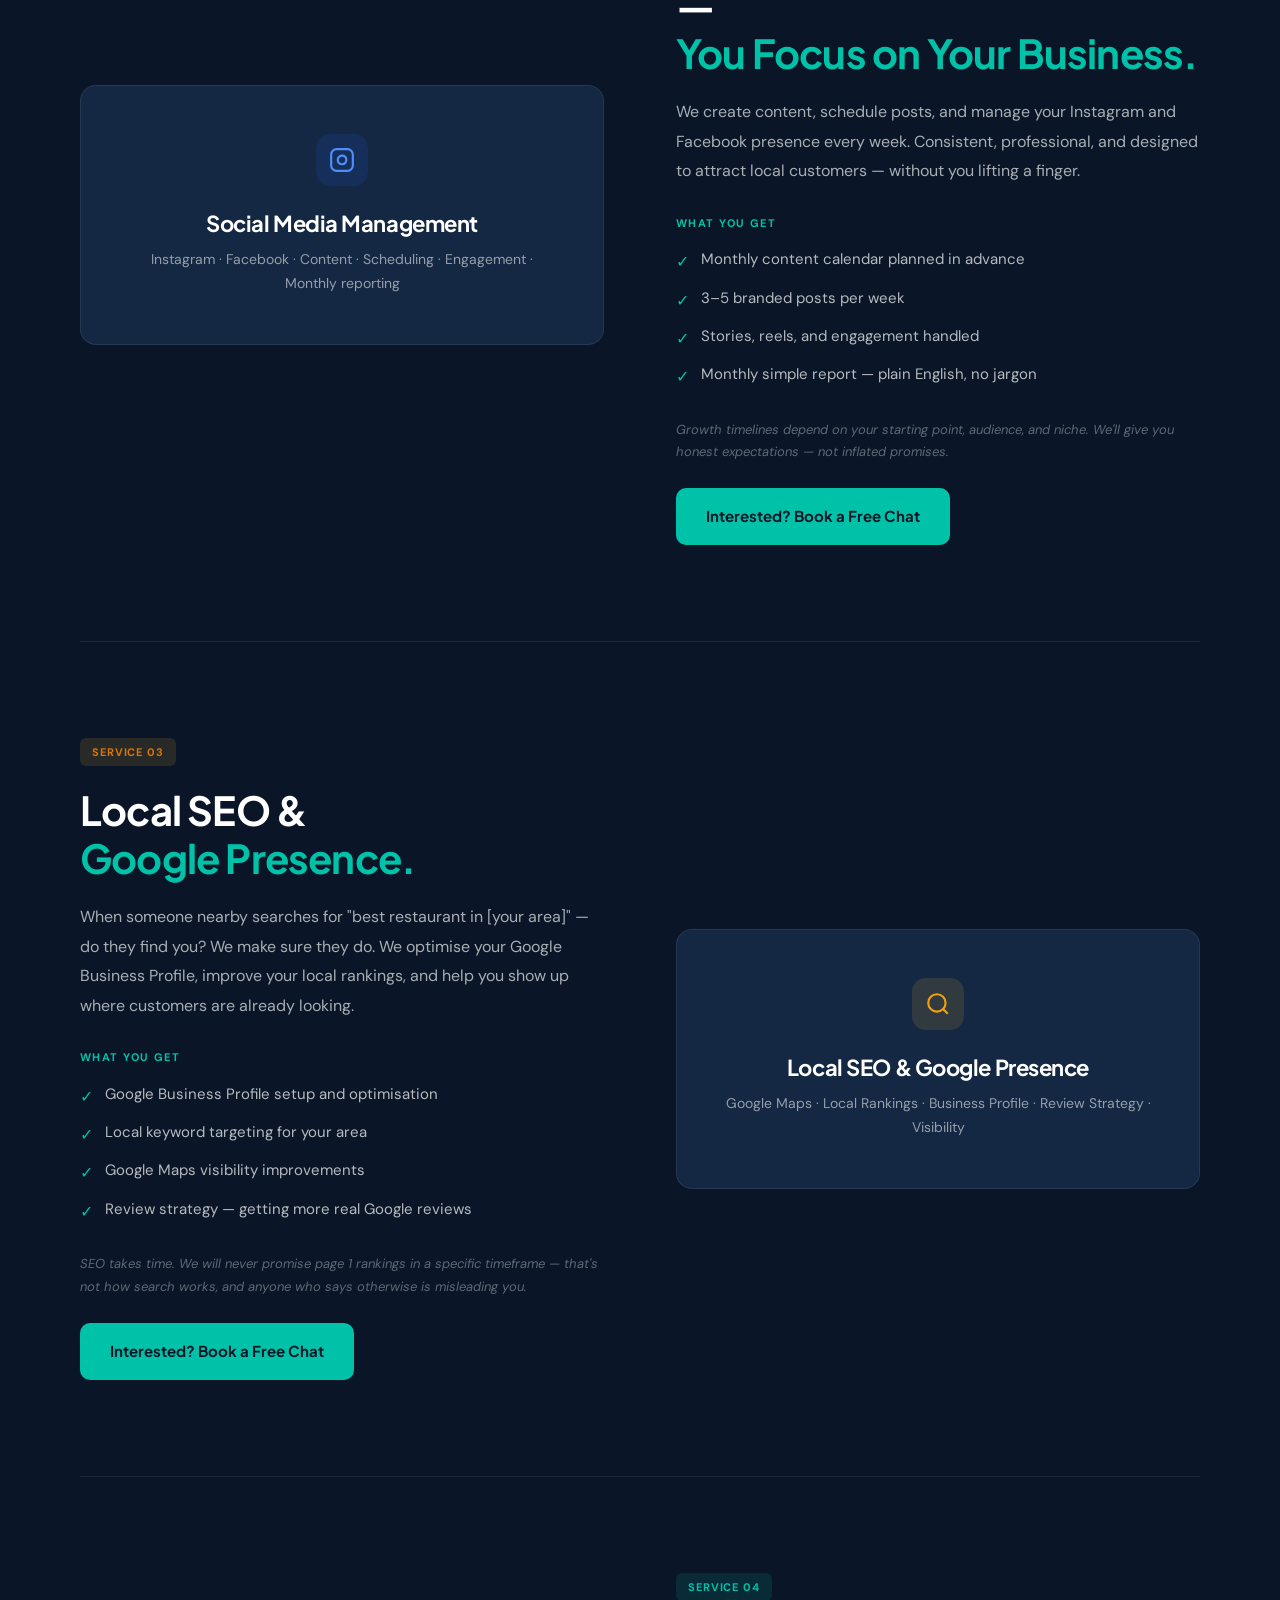
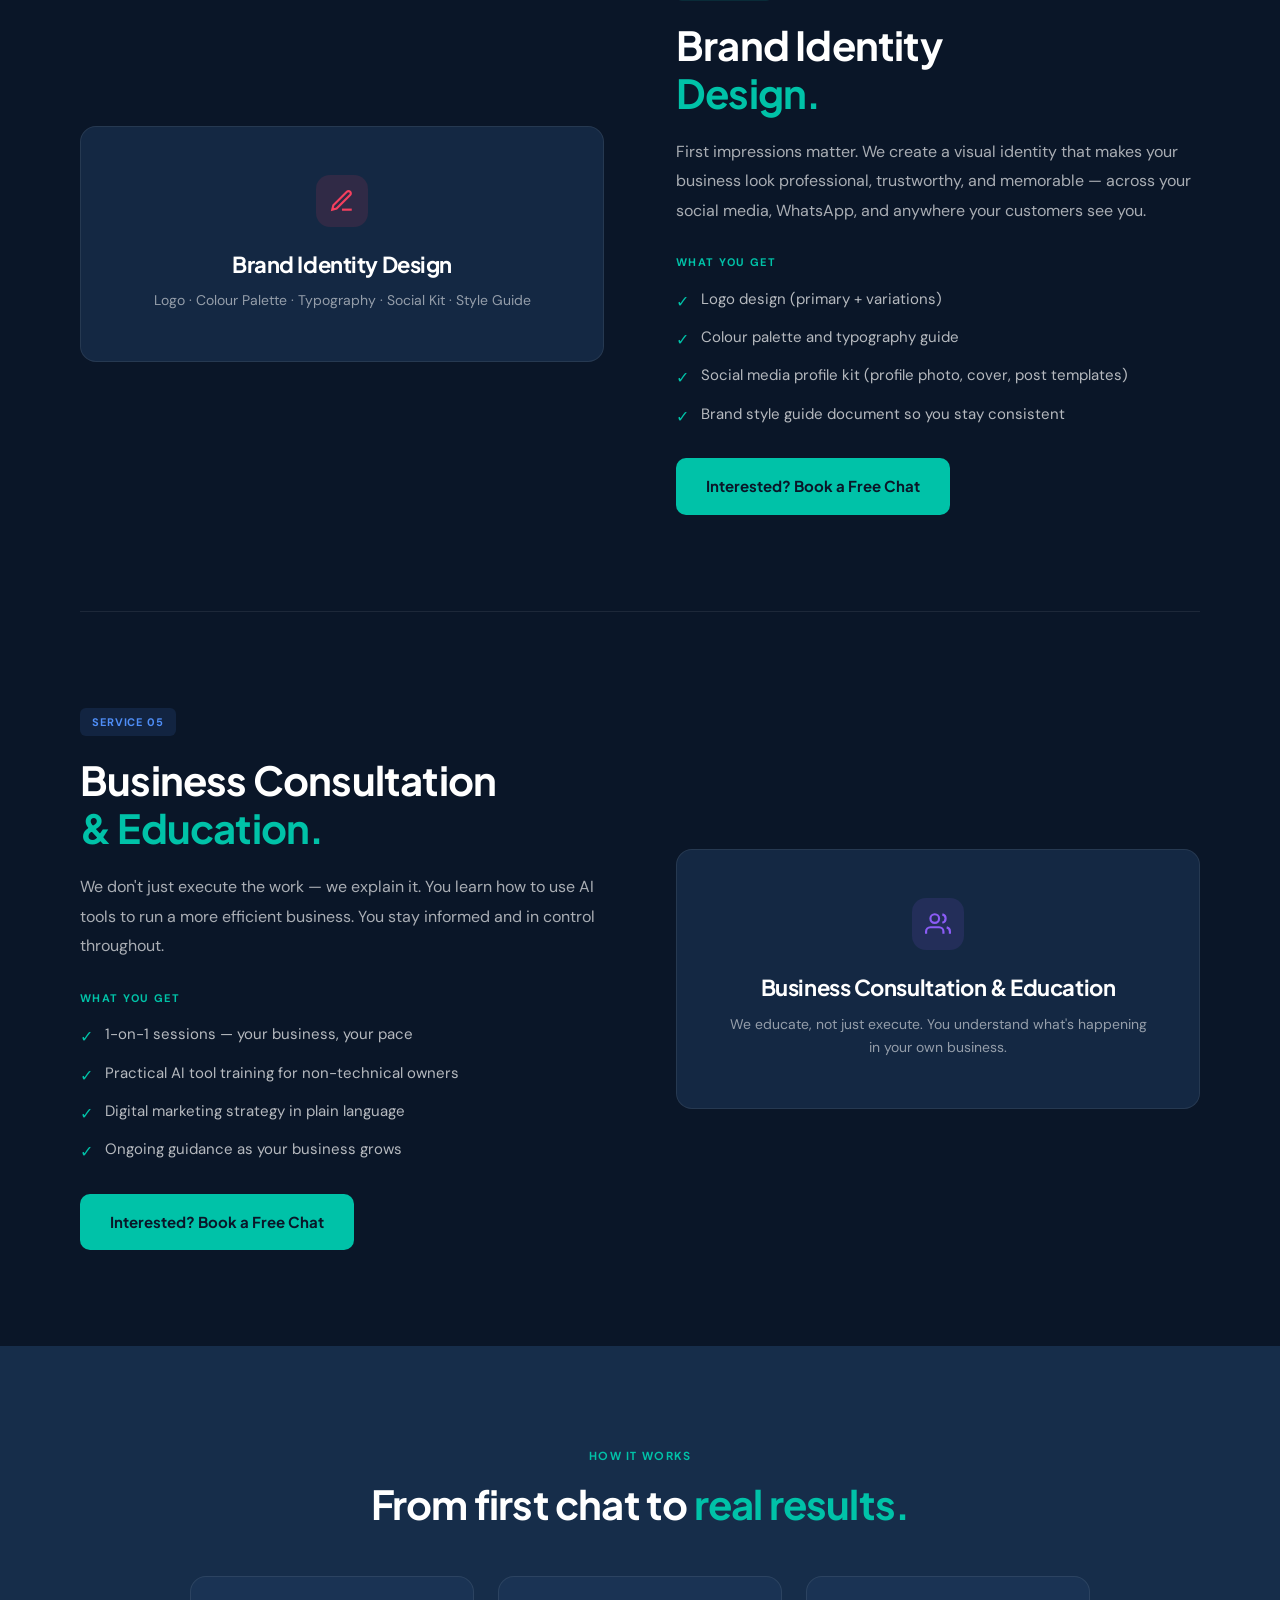
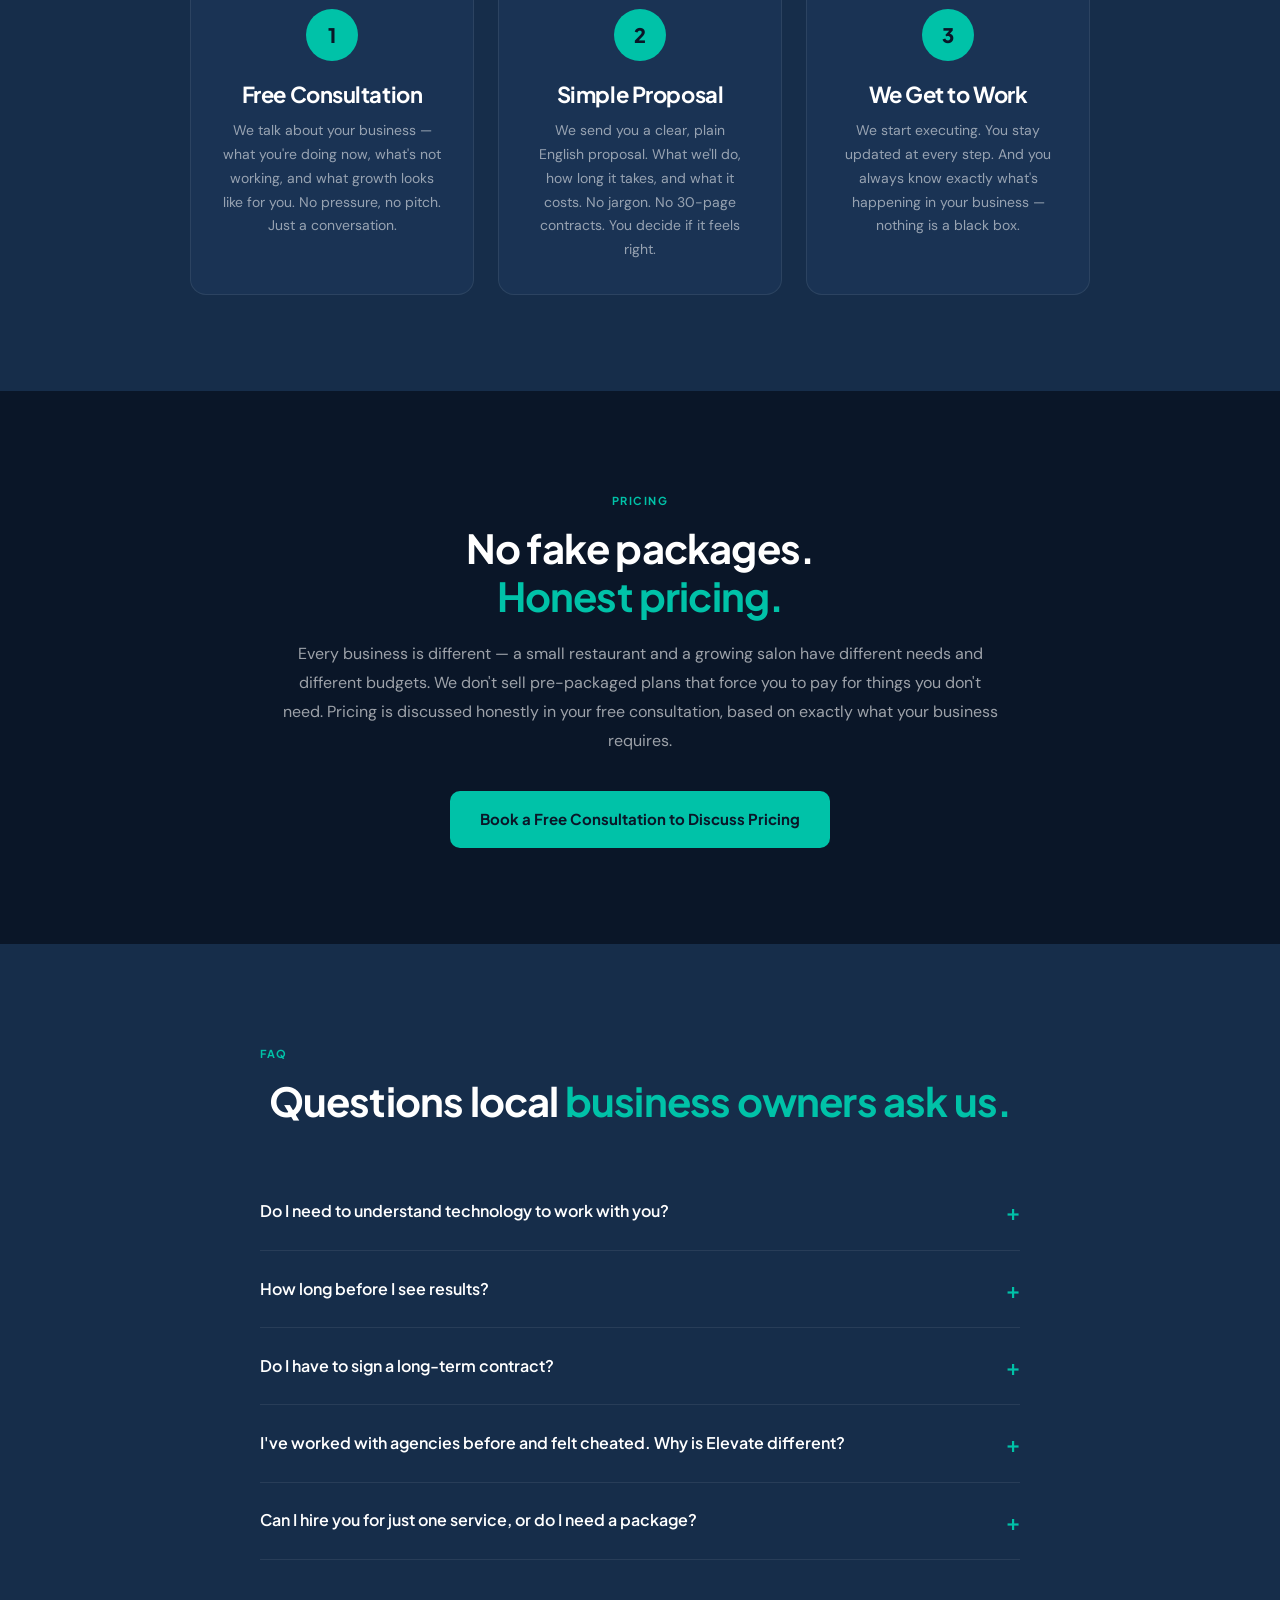
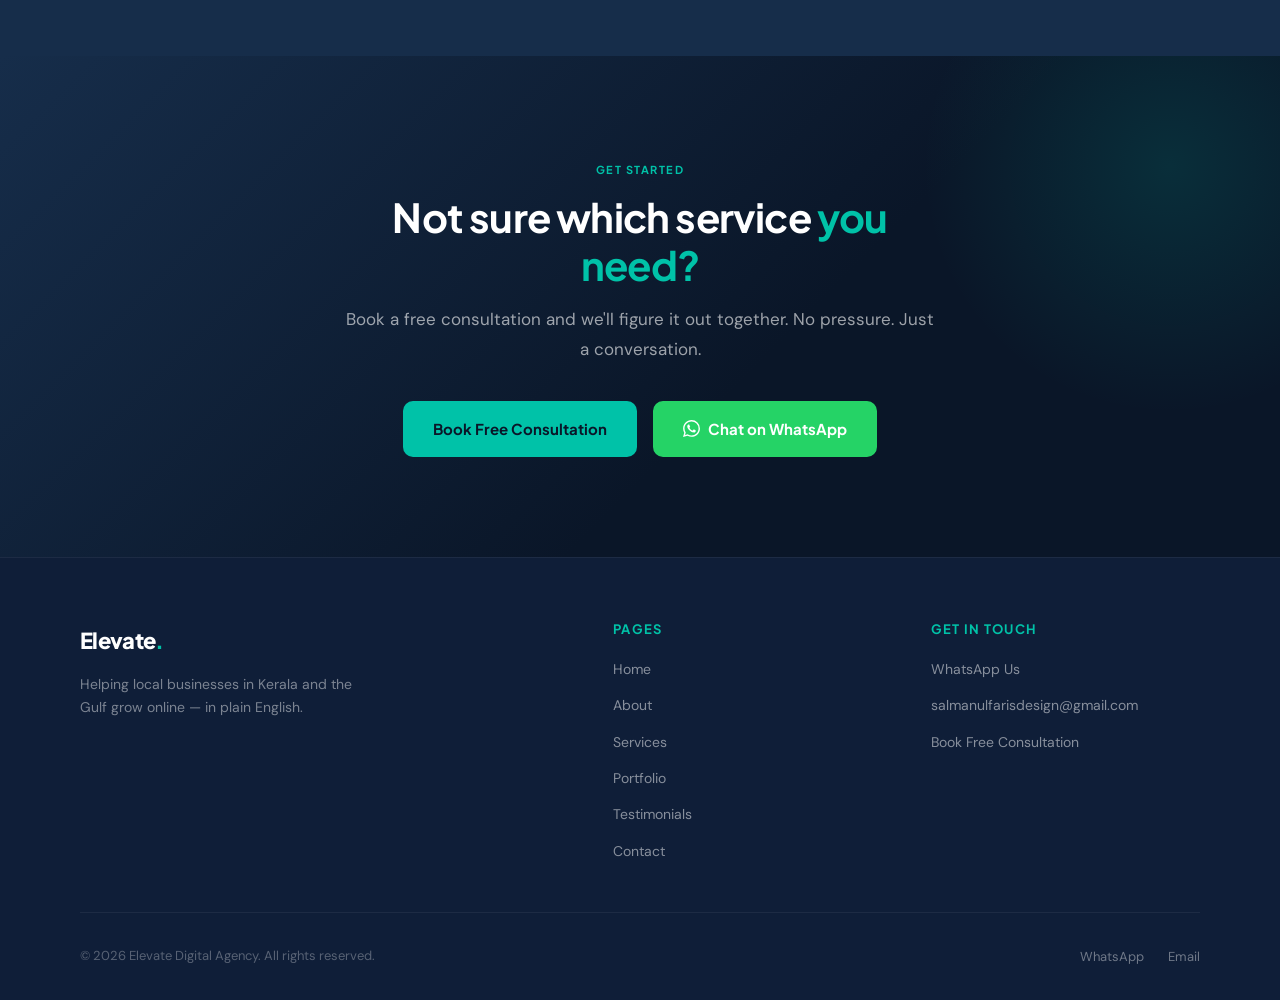
<file: services.html>
<!DOCTYPE html>
<html lang="en">
<head>
<meta charset="UTF-8">
<meta name="viewport" content="width=device-width, initial-scale=1.0">
<title>Services · Elevate Digital Agency</title>
<meta name="description" content="Five real services for local businesses in Kerala and the Gulf: AI automation, social media, local SEO, brand identity, and business consultation. Explained in plain English.">
<meta property="og:title"       content="Services · Elevate Digital Agency">
<meta property="og:description" content="Five honest services for local businesses. AI automation, social media, SEO, brand identity, and consultation.">
<meta property="og:url"         content="https://salmanulfarisdesign-cmd.github.io/elevate-website/services.html">
<link rel="canonical"           href="https://salmanulfarisdesign-cmd.github.io/elevate-website/services.html">
<link rel="icon" type="image/svg+xml" href="data:image/svg+xml,%3Csvg xmlns='http://www.w3.org/2000/svg' viewBox='0 0 32 32'%3E%3Crect width='32' height='32' rx='8' fill='%230A1628'/%3E%3Ctext x='16' y='22' text-anchor='middle' font-family='Arial' font-weight='bold' font-size='18' fill='%2300C2A8'%3EE%3C/text%3E%3C/svg%3E">
<link rel="stylesheet" href="style.css">
</head>
<body>

<nav class="nav" id="mainNav">
  <div class="container"><div class="nav-inner">
    <a href="index.html" class="nav-logo">Elevate<span>.</span></a>
    <ul class="nav-links">
      <li><a href="index.html">Home</a></li><li><a href="about.html">About</a></li>
      <li><a href="services.html">Services</a></li><li><a href="portfolio.html">Portfolio</a></li>
      <li><a href="testimonials.html">Testimonials</a></li><li><a href="contact.html">Contact</a></li>
    </ul>
    <a href="contact.html" class="btn btn-primary nav-cta pulse">Book Free Consultation</a>
    <div class="hamburger" id="hamburger" aria-label="Open menu" role="button" tabindex="0"><span></span><span></span><span></span></div>
  </div></div>
</nav>
<div class="mobile-menu" id="mobileMenu" role="dialog" aria-modal="true">
  <a href="index.html">Home</a><a href="about.html">About</a><a href="services.html">Services</a>
  <a href="portfolio.html">Portfolio</a><a href="testimonials.html">Testimonials</a><a href="contact.html">Contact</a>
  <a href="contact.html" class="btn btn-primary">Book Free Consultation</a>
</div>

<!-- PAGE HERO -->
<section class="page-hero">
  <div class="container">
    <p class="section-label reveal">What We Offer</p>
    <h1 class="reveal reveal-delay-1">Five Services.<br><span class="text-teal">All in Plain English.</span></h1>
    <p class="reveal reveal-delay-2">Five services for local businesses. Each one explained plainly, delivered directly, priced based on what your business actually needs.</p>
  </div>
</section>

<!-- SERVICE 01: AI AUTOMATION -->
<section id="ai-automation" class="section section-dark" style="padding-bottom:0">
  <div class="container">
    <div class="service-detail-grid" style="display:grid;grid-template-columns:1fr 1fr;gap:72px;align-items:center;padding-bottom:96px;border-bottom:1px solid var(--border)">
      <div class="reveal-left">
        <div class="tag tag-teal" style="margin-bottom:20px">Service 01</div>
        <h2 style="margin-bottom:20px">AI Automation<br><span class="text-teal">for Local Businesses.</span></h2>
        <p style="color:rgba(255,255,255,0.65);font-size:16px;line-height:1.85;margin-bottom:28px">
          You run a business — you shouldn't be spending hours on repetitive tasks. We set up AI tools that handle your lead follow-ups, appointment reminders, and customer responses automatically. No technical knowledge required from your side.
        </p>
        <div style="margin-bottom:28px">
          <p style="font-size:11px;font-weight:700;letter-spacing:0.12em;text-transform:uppercase;color:var(--teal);margin-bottom:14px">What You Get</p>
          <div style="display:flex;flex-direction:column;gap:10px">
            <div style="display:flex;gap:12px;align-items:flex-start"><span style="color:var(--teal);margin-top:2px">✓</span><span style="color:rgba(255,255,255,0.7);font-size:15px;line-height:1.6">Automated lead capture and follow-up</span></div>
            <div style="display:flex;gap:12px;align-items:flex-start"><span style="color:var(--teal);margin-top:2px">✓</span><span style="color:rgba(255,255,255,0.7);font-size:15px;line-height:1.6">WhatsApp and email automation setup</span></div>
            <div style="display:flex;gap:12px;align-items:flex-start"><span style="color:var(--teal);margin-top:2px">✓</span><span style="color:rgba(255,255,255,0.7);font-size:15px;line-height:1.6">Simple dashboards so you can see everything</span></div>
            <div style="display:flex;gap:12px;align-items:flex-start"><span style="color:var(--teal);margin-top:2px">✓</span><span style="color:rgba(255,255,255,0.7);font-size:15px;line-height:1.6">Training so you understand what's running</span></div>
          </div>
        </div>
        <p style="font-size:13px;color:rgba(255,255,255,0.35);font-style:italic;margin-bottom:24px">Results vary by business type and starting point. We discuss realistic expectations in your free consultation.</p>
        <a href="contact.html" class="btn btn-primary">Interested? Book a Free Chat</a>
      </div>
      <div class="reveal-right">
        <div class="card-glass" style="text-align:center;padding:48px">
          <div class="service-icon icon-teal" style="margin:0 auto 24px">
            <svg viewBox="0 0 24 24" fill="none" stroke="currentColor" stroke-width="2" aria-hidden="true"><circle cx="12" cy="12" r="3"/><path d="M12 1v4M12 19v4M4.22 4.22l2.83 2.83M16.95 16.95l2.83 2.83M1 12h4M19 12h4M4.22 19.78l2.83-2.83M16.95 7.05l2.83-2.83"/></svg>
          </div>
          <h3 style="margin-bottom:12px">AI Automation</h3>
          <p class="text-muted" style="font-size:14px;line-height:1.7">Run your business smarter — not harder. Let AI handle the repetitive parts while you focus on what you do best.</p>
        </div>
      </div>
    </div>
  </div>
</section>

<!-- SERVICE 02: SOCIAL MEDIA -->
<section id="social-media" class="section section-dark" style="padding-bottom:0">
  <div class="container">
    <div class="service-detail-grid" style="display:grid;grid-template-columns:1fr 1fr;gap:72px;align-items:center;padding-bottom:96px;border-bottom:1px solid var(--border)">
      <div class="reveal-right" style="order:2">
        <div class="tag tag-blue" style="margin-bottom:20px">Service 02</div>
        <h2 style="margin-bottom:20px">Social Media Management —<br><span class="text-teal">You Focus on Your Business.</span></h2>
        <p style="color:rgba(255,255,255,0.65);font-size:16px;line-height:1.85;margin-bottom:28px">
          We create content, schedule posts, and manage your Instagram and Facebook presence every week. Consistent, professional, and designed to attract local customers — without you lifting a finger.
        </p>
        <div style="margin-bottom:28px">
          <p style="font-size:11px;font-weight:700;letter-spacing:0.12em;text-transform:uppercase;color:var(--teal);margin-bottom:14px">What You Get</p>
          <div style="display:flex;flex-direction:column;gap:10px">
            <div style="display:flex;gap:12px;align-items:flex-start"><span style="color:var(--teal);margin-top:2px">✓</span><span style="color:rgba(255,255,255,0.7);font-size:15px;line-height:1.6">Monthly content calendar planned in advance</span></div>
            <div style="display:flex;gap:12px;align-items:flex-start"><span style="color:var(--teal);margin-top:2px">✓</span><span style="color:rgba(255,255,255,0.7);font-size:15px;line-height:1.6">3–5 branded posts per week</span></div>
            <div style="display:flex;gap:12px;align-items:flex-start"><span style="color:var(--teal);margin-top:2px">✓</span><span style="color:rgba(255,255,255,0.7);font-size:15px;line-height:1.6">Stories, reels, and engagement handled</span></div>
            <div style="display:flex;gap:12px;align-items:flex-start"><span style="color:var(--teal);margin-top:2px">✓</span><span style="color:rgba(255,255,255,0.7);font-size:15px;line-height:1.6">Monthly simple report — plain English, no jargon</span></div>
          </div>
        </div>
        <p style="font-size:13px;color:rgba(255,255,255,0.35);font-style:italic;margin-bottom:24px">Growth timelines depend on your starting point, audience, and niche. We'll give you honest expectations — not inflated promises.</p>
        <a href="contact.html" class="btn btn-primary">Interested? Book a Free Chat</a>
      </div>
      <div class="reveal-left" style="order:1">
        <div class="card-glass" style="text-align:center;padding:48px">
          <div class="service-icon icon-blue" style="margin:0 auto 24px">
            <svg viewBox="0 0 24 24" fill="none" stroke="currentColor" stroke-width="2" aria-hidden="true"><rect x="2" y="2" width="20" height="20" rx="5"/><path d="M16 11.37A4 4 0 1112.63 8 4 4 0 0116 11.37zM17.5 6.5h.01"/></svg>
          </div>
          <h3 style="margin-bottom:12px">Social Media Management</h3>
          <p class="text-muted" style="font-size:14px;line-height:1.7">Instagram · Facebook · Content · Scheduling · Engagement · Monthly reporting</p>
        </div>
      </div>
    </div>
  </div>
</section>

<!-- SERVICE 03: LOCAL SEO -->
<section id="local-seo" class="section section-dark" style="padding-bottom:0">
  <div class="container">
    <div class="service-detail-grid" style="display:grid;grid-template-columns:1fr 1fr;gap:72px;align-items:center;padding-bottom:96px;border-bottom:1px solid var(--border)">
      <div class="reveal-left">
        <div class="tag tag-amber" style="margin-bottom:20px">Service 03</div>
        <h2 style="margin-bottom:20px">Local SEO &amp;<br><span class="text-teal">Google Presence.</span></h2>
        <p style="color:rgba(255,255,255,0.65);font-size:16px;line-height:1.85;margin-bottom:28px">
          When someone nearby searches for "best restaurant in [your area]" — do they find you? We make sure they do. We optimise your Google Business Profile, improve your local rankings, and help you show up where customers are already looking.
        </p>
        <div style="margin-bottom:28px">
          <p style="font-size:11px;font-weight:700;letter-spacing:0.12em;text-transform:uppercase;color:var(--teal);margin-bottom:14px">What You Get</p>
          <div style="display:flex;flex-direction:column;gap:10px">
            <div style="display:flex;gap:12px;align-items:flex-start"><span style="color:var(--teal);margin-top:2px">✓</span><span style="color:rgba(255,255,255,0.7);font-size:15px;line-height:1.6">Google Business Profile setup and optimisation</span></div>
            <div style="display:flex;gap:12px;align-items:flex-start"><span style="color:var(--teal);margin-top:2px">✓</span><span style="color:rgba(255,255,255,0.7);font-size:15px;line-height:1.6">Local keyword targeting for your area</span></div>
            <div style="display:flex;gap:12px;align-items:flex-start"><span style="color:var(--teal);margin-top:2px">✓</span><span style="color:rgba(255,255,255,0.7);font-size:15px;line-height:1.6">Google Maps visibility improvements</span></div>
            <div style="display:flex;gap:12px;align-items:flex-start"><span style="color:var(--teal);margin-top:2px">✓</span><span style="color:rgba(255,255,255,0.7);font-size:15px;line-height:1.6">Review strategy — getting more real Google reviews</span></div>
          </div>
        </div>
        <p style="font-size:13px;color:rgba(255,255,255,0.35);font-style:italic;margin-bottom:24px">SEO takes time. We will never promise page 1 rankings in a specific timeframe — that's not how search works, and anyone who says otherwise is misleading you.</p>
        <a href="contact.html" class="btn btn-primary">Interested? Book a Free Chat</a>
      </div>
      <div class="reveal-right">
        <div class="card-glass" style="text-align:center;padding:48px">
          <div class="service-icon icon-amber" style="margin:0 auto 24px">
            <svg viewBox="0 0 24 24" fill="none" stroke="currentColor" stroke-width="2" aria-hidden="true"><circle cx="11" cy="11" r="8"/><path d="m21 21-4.35-4.35"/></svg>
          </div>
          <h3 style="margin-bottom:12px">Local SEO &amp; Google Presence</h3>
          <p class="text-muted" style="font-size:14px;line-height:1.7">Google Maps · Local Rankings · Business Profile · Review Strategy · Visibility</p>
        </div>
      </div>
    </div>
  </div>
</section>

<!-- SERVICE 04: BRAND IDENTITY -->
<section id="brand-identity" class="section section-dark" style="padding-bottom:0">
  <div class="container">
    <div class="service-detail-grid" style="display:grid;grid-template-columns:1fr 1fr;gap:72px;align-items:center;padding-bottom:96px;border-bottom:1px solid var(--border)">
      <div class="reveal-right" style="order:2">
        <div class="tag tag-teal" style="margin-bottom:20px">Service 04</div>
        <h2 style="margin-bottom:20px">Brand Identity<br><span class="text-teal">Design.</span></h2>
        <p style="color:rgba(255,255,255,0.65);font-size:16px;line-height:1.85;margin-bottom:28px">
          First impressions matter. We create a visual identity that makes your business look professional, trustworthy, and memorable — across your social media, WhatsApp, and anywhere your customers see you.
        </p>
        <div style="margin-bottom:28px">
          <p style="font-size:11px;font-weight:700;letter-spacing:0.12em;text-transform:uppercase;color:var(--teal);margin-bottom:14px">What You Get</p>
          <div style="display:flex;flex-direction:column;gap:10px">
            <div style="display:flex;gap:12px;align-items:flex-start"><span style="color:var(--teal);margin-top:2px">✓</span><span style="color:rgba(255,255,255,0.7);font-size:15px;line-height:1.6">Logo design (primary + variations)</span></div>
            <div style="display:flex;gap:12px;align-items:flex-start"><span style="color:var(--teal);margin-top:2px">✓</span><span style="color:rgba(255,255,255,0.7);font-size:15px;line-height:1.6">Colour palette and typography guide</span></div>
            <div style="display:flex;gap:12px;align-items:flex-start"><span style="color:var(--teal);margin-top:2px">✓</span><span style="color:rgba(255,255,255,0.7);font-size:15px;line-height:1.6">Social media profile kit (profile photo, cover, post templates)</span></div>
            <div style="display:flex;gap:12px;align-items:flex-start"><span style="color:var(--teal);margin-top:2px">✓</span><span style="color:rgba(255,255,255,0.7);font-size:15px;line-height:1.6">Brand style guide document so you stay consistent</span></div>
          </div>
        </div>
        <a href="contact.html" class="btn btn-primary">Interested? Book a Free Chat</a>
      </div>
      <div class="reveal-left" style="order:1">
        <div class="card-glass" style="text-align:center;padding:48px">
          <div class="service-icon icon-rose" style="margin:0 auto 24px">
            <svg viewBox="0 0 24 24" fill="none" stroke="currentColor" stroke-width="2" aria-hidden="true"><path d="M12 20h9"/><path d="M16.5 3.5a2.121 2.121 0 013 3L7 19l-4 1 1-4L16.5 3.5z"/></svg>
          </div>
          <h3 style="margin-bottom:12px">Brand Identity Design</h3>
          <p class="text-muted" style="font-size:14px;line-height:1.7">Logo · Colour Palette · Typography · Social Kit · Style Guide</p>
        </div>
      </div>
    </div>
  </div>
</section>

<!-- SERVICE 05: CONSULTATION -->
<section id="consultation" class="section section-dark">
  <div class="container">
    <div class="service-detail-grid" style="display:grid;grid-template-columns:1fr 1fr;gap:72px;align-items:center">
      <div class="reveal-left">
        <div class="tag tag-blue" style="margin-bottom:20px">Service 05</div>
        <h2 style="margin-bottom:20px">Business Consultation<br><span class="text-teal">&amp; Education.</span></h2>
        <p style="color:rgba(255,255,255,0.65);font-size:16px;line-height:1.85;margin-bottom:28px">
          We don't just execute the work — we explain it. You learn how to use AI tools to run a more efficient business. You stay informed and in control throughout.
        </p>
        <div style="margin-bottom:28px">
          <p style="font-size:11px;font-weight:700;letter-spacing:0.12em;text-transform:uppercase;color:var(--teal);margin-bottom:14px">What You Get</p>
          <div style="display:flex;flex-direction:column;gap:10px">
            <div style="display:flex;gap:12px;align-items:flex-start"><span style="color:var(--teal);margin-top:2px">✓</span><span style="color:rgba(255,255,255,0.7);font-size:15px;line-height:1.6">1-on-1 sessions — your business, your pace</span></div>
            <div style="display:flex;gap:12px;align-items:flex-start"><span style="color:var(--teal);margin-top:2px">✓</span><span style="color:rgba(255,255,255,0.7);font-size:15px;line-height:1.6">Practical AI tool training for non-technical owners</span></div>
            <div style="display:flex;gap:12px;align-items:flex-start"><span style="color:var(--teal);margin-top:2px">✓</span><span style="color:rgba(255,255,255,0.7);font-size:15px;line-height:1.6">Digital marketing strategy in plain language</span></div>
            <div style="display:flex;gap:12px;align-items:flex-start"><span style="color:var(--teal);margin-top:2px">✓</span><span style="color:rgba(255,255,255,0.7);font-size:15px;line-height:1.6">Ongoing guidance as your business grows</span></div>
          </div>
        </div>
        <a href="contact.html" class="btn btn-primary">Interested? Book a Free Chat</a>
      </div>
      <div class="reveal-right">
        <div class="card-glass" style="text-align:center;padding:48px">
          <div class="service-icon icon-violet" style="margin:0 auto 24px">
            <svg viewBox="0 0 24 24" fill="none" stroke="currentColor" stroke-width="2" aria-hidden="true"><path d="M17 21v-2a4 4 0 00-4-4H5a4 4 0 00-4 4v2"/><circle cx="9" cy="7" r="4"/><path d="M23 21v-2a4 4 0 00-3-3.87M16 3.13a4 4 0 010 7.75"/></svg>
          </div>
          <h3 style="margin-bottom:12px">Business Consultation &amp; Education</h3>
          <p class="text-muted" style="font-size:14px;line-height:1.7">We educate, not just execute. You understand what's happening in your own business.</p>
        </div>
      </div>
    </div>
  </div>
</section>

<!-- HOW WE WORK -->
<section class="section section-mid">
  <div class="container">
    <div class="text-center mb-48">
      <p class="section-label reveal">How It Works</p>
      <h2 class="reveal reveal-delay-1">From first chat to <span class="text-teal">real results.</span></h2>
    </div>
    <div class="grid-3" style="max-width:900px;margin:0 auto">
      <div class="card-glass reveal reveal-delay-1" style="text-align:center">
        <div class="step-num" style="margin:0 auto 20px;width:52px;height:52px;font-size:20px">1</div>
        <h3 style="margin-bottom:12px">Free Consultation</h3>
        <p class="text-muted" style="font-size:14px;line-height:1.7">We talk about your business — what you're doing now, what's not working, and what growth looks like for you. No pressure, no pitch. Just a conversation.</p>
      </div>
      <div class="card-glass reveal reveal-delay-2" style="text-align:center">
        <div class="step-num" style="margin:0 auto 20px;width:52px;height:52px;font-size:20px">2</div>
        <h3 style="margin-bottom:12px">Simple Proposal</h3>
        <p class="text-muted" style="font-size:14px;line-height:1.7">We send you a clear, plain English proposal. What we'll do, how long it takes, and what it costs. No jargon. No 30-page contracts. You decide if it feels right.</p>
      </div>
      <div class="card-glass reveal reveal-delay-3" style="text-align:center">
        <div class="step-num" style="margin:0 auto 20px;width:52px;height:52px;font-size:20px">3</div>
        <h3 style="margin-bottom:12px">We Get to Work</h3>
        <p class="text-muted" style="font-size:14px;line-height:1.7">We start executing. You stay updated at every step. And you always know exactly what's happening in your business — nothing is a black box.</p>
      </div>
    </div>
  </div>
</section>

<!-- PRICING HONEST NOTE -->
<section class="section section-dark">
  <div class="container">
    <div class="max-720 text-center">
      <p class="section-label reveal">Pricing</p>
      <h2 class="reveal reveal-delay-1" style="margin-bottom:20px">No fake packages.<br><span class="text-teal">Honest pricing.</span></h2>
      <p class="reveal reveal-delay-2" style="color:rgba(255,255,255,0.6);font-size:16px;line-height:1.8;margin-bottom:36px">
        Every business is different — a small restaurant and a growing salon have different needs and different budgets. We don't sell pre-packaged plans that force you to pay for things you don't need. Pricing is discussed honestly in your free consultation, based on exactly what your business requires.
      </p>
      <a href="contact.html" class="btn btn-primary reveal reveal-delay-3 pulse">Book a Free Consultation to Discuss Pricing</a>
    </div>
  </div>
</section>

<!-- FAQ -->
<section class="section section-mid">
  <div class="container">
    <div style="max-width:760px;margin:0 auto">
      <p class="section-label reveal" style="text-align:center">FAQ</p>
      <h2 class="reveal reveal-delay-1" style="text-align:center;margin-bottom:48px">Questions local <span class="text-teal">business owners ask us.</span></h2>

      <div class="faq-item reveal">
        <div class="faq-question">Do I need to understand technology to work with you?</div>
        <div class="faq-answer">Not at all. Everything we do is explained in plain language. You don't need to know anything about digital marketing or AI tools — that's our job. We teach you what's relevant to you, at your pace.</div>
      </div>
      <div class="faq-item reveal">
        <div class="faq-question">How long before I see results?</div>
        <div class="faq-answer">It depends on the service and your starting point. Social media management typically shows engagement growth within 4–8 weeks. SEO takes longer — 3 to 6 months to see meaningful ranking changes. We'll always give you an honest timeline before we start — never inflated promises to close the deal.</div>
      </div>
      <div class="faq-item reveal">
        <div class="faq-question">Do I have to sign a long-term contract?</div>
        <div class="faq-answer">No. We don't lock you into long contracts. We believe we should earn your business every month. If you're not satisfied with what we're doing, you can stop. We'd rather build a relationship on trust than on paperwork.</div>
      </div>
      <div class="faq-item reveal">
        <div class="faq-question">I've worked with agencies before and felt cheated. Why is Elevate different?</div>
        <div class="faq-answer">We understand the concern — many businesses have had disappointing experiences with agencies. The honest answer is: we're just starting out, which means we don't have a long track record yet. We don't have big numbers to show. What we do have is a non-negotiable commitment to delivering what we say we will. You can see exactly where we stand on our portfolio and testimonials pages — if it's empty, it means we haven't completed enough client work yet.</div>
      </div>
      <div class="faq-item reveal">
        <div class="faq-question">Can I hire you for just one service, or do I need a package?</div>
        <div class="faq-answer">You can hire us for any single service that fits your business right now. There are no minimum packages. Many clients start with one service — like social media management — and add others as they see results and trust builds. We work at your pace.</div>
      </div>
    </div>
  </div>
</section>

<!-- CTA -->
<section class="cta-section">
  <div class="container">
    <div class="max-600 text-center" style="position:relative;z-index:1">
      <p class="section-label reveal">Get Started</p>
      <h2 class="reveal reveal-delay-1">Not sure which service <span class="text-teal">you need?</span></h2>
      <p class="reveal reveal-delay-2" style="color:rgba(255,255,255,0.6);font-size:17px;margin-top:16px;margin-bottom:36px">
        Book a free consultation and we'll figure it out together. No pressure. Just a conversation.
      </p>
      <div class="flex-center reveal reveal-delay-3">
        <a href="contact.html" class="btn btn-primary pulse">Book Free Consultation</a>
        <a href="https://wa.me/917736160446?text=Hi!%20I'd%20like%20to%20learn%20more%20about%20Elevate." target="_blank" rel="noopener noreferrer" class="btn btn-whatsapp whatsapp-tracked">
          <svg width="17" height="17" viewBox="0 0 24 24" fill="currentColor" aria-hidden="true"><path d="M17.472 14.382c-.297-.149-1.758-.867-2.03-.967-.273-.099-.471-.148-.67.15-.197.297-.767.966-.94 1.164-.173.199-.347.223-.644.075-.297-.15-1.255-.463-2.39-1.475-.883-.788-1.48-1.761-1.653-2.059-.173-.297-.018-.458.13-.606.134-.133.298-.347.446-.52.149-.174.198-.298.298-.497.099-.198.05-.371-.025-.52-.075-.149-.669-1.612-.916-2.207-.242-.579-.487-.5-.669-.51-.173-.008-.371-.01-.57-.01-.198 0-.52.074-.792.372-.272.297-1.04 1.016-1.04 2.479 0 1.462 1.065 2.875 1.213 3.074.149.198 2.096 3.2 5.077 4.487.709.306 1.262.489 1.694.625.712.227 1.36.195 1.871.118.571-.085 1.758-.719 2.006-1.413.248-.694.248-1.289.173-1.413-.074-.124-.272-.198-.57-.347m-5.421 7.403h-.004a9.87 9.87 0 01-5.031-1.378l-.361-.214-3.741.982.998-3.648-.235-.374a9.86 9.86 0 01-1.51-5.26c.001-5.45 4.436-9.884 9.888-9.884 2.64 0 5.122 1.03 6.988 2.898a9.825 9.825 0 012.893 6.994c-.003 5.45-4.437 9.884-9.885 9.884m8.413-18.297A11.815 11.815 0 0012.05 0C5.495 0 .16 5.335.157 11.892c0 2.096.547 4.142 1.588 5.945L.057 24l6.305-1.654a11.882 11.882 0 005.683 1.448h.005c6.554 0 11.89-5.335 11.893-11.893a11.821 11.821 0 00-3.48-8.413z"/></svg>
          Chat on WhatsApp
        </a>
      </div>
    </div>
  </div>
</section>

<footer class="footer">
  <div class="container">
    <div class="footer-grid">
      <div class="footer-brand"><a href="index.html" class="nav-logo">Elevate<span style="color:var(--teal)">.</span></a><p>Helping local businesses in Kerala and the Gulf grow online — in plain English.</p></div>
      <div class="footer-col"><h4>Pages</h4><ul>
        <li><a href="index.html">Home</a></li><li><a href="about.html">About</a></li>
        <li><a href="services.html">Services</a></li><li><a href="portfolio.html">Portfolio</a></li>
        <li><a href="testimonials.html">Testimonials</a></li><li><a href="contact.html">Contact</a></li>
      </ul></div>
      <div class="footer-col"><h4>Get in Touch</h4><ul>
        <li><a href="https://wa.me/917736160446" target="_blank" rel="noopener noreferrer">WhatsApp Us</a></li>
        <li><a href="mailto:salmanulfarisdesign@gmail.com">salmanulfarisdesign@gmail.com</a></li>
        <li><a href="contact.html">Book Free Consultation</a></li>
      </ul></div>
    </div>
    <div class="footer-bottom">
      <p>© <span class="footer-year"></span> Elevate Digital Agency. All rights reserved.</p>
      <div class="footer-links"><a href="https://wa.me/917736160446" target="_blank" rel="noopener noreferrer">WhatsApp</a><a href="mailto:salmanulfarisdesign@gmail.com">Email</a></div>
    </div>
  </div>
</footer>

<a href="https://wa.me/917736160446?text=Hi!%20I'd%20like%20to%20learn%20more%20about%20Elevate." target="_blank" rel="noopener noreferrer" class="whatsapp-fab whatsapp-tracked" title="Chat on WhatsApp" aria-label="Chat with Elevate on WhatsApp">
  <svg viewBox="0 0 24 24" aria-hidden="true"><path d="M17.472 14.382c-.297-.149-1.758-.867-2.03-.967-.273-.099-.471-.148-.67.15-.197.297-.767.966-.94 1.164-.173.199-.347.223-.644.075-.297-.15-1.255-.463-2.39-1.475-.883-.788-1.48-1.761-1.653-2.059-.173-.297-.018-.458.13-.606.134-.133.298-.347.446-.52.149-.174.198-.298.298-.497.099-.198.05-.371-.025-.52-.075-.149-.669-1.612-.916-2.207-.242-.579-.487-.5-.669-.51-.173-.008-.371-.01-.57-.01-.198 0-.52.074-.792.372-.272.297-1.04 1.016-1.04 2.479 0 1.462 1.065 2.875 1.213 3.074.149.198 2.096 3.2 5.077 4.487.709.306 1.262.489 1.694.625.712.227 1.36.195 1.871.118.571-.085 1.758-.719 2.006-1.413.248-.694.248-1.289.173-1.413-.074-.124-.272-.198-.57-.347m-5.421 7.403h-.004a9.87 9.87 0 01-5.031-1.378l-.361-.214-3.741.982.998-3.648-.235-.374a9.86 9.86 0 01-1.51-5.26c.001-5.45 4.436-9.884 9.888-9.884 2.64 0 5.122 1.03 6.988 2.898a9.825 9.825 0 012.893 6.994c-.003 5.45-4.437 9.884-9.885 9.884m8.413-18.297A11.815 11.815 0 0012.05 0C5.495 0 .16 5.335.157 11.892c0 2.096.547 4.142 1.588 5.945L.057 24l6.305-1.654a11.882 11.882 0 005.683 1.448h.005c6.554 0 11.89-5.335 11.893-11.893a11.821 11.821 0 00-3.48-8.413z"/></svg>
  <span class="whatsapp-tooltip">Chat with us on WhatsApp</span>
</a>

<script src="script.js"></script>
<script>
  document.querySelectorAll('.footer-year').forEach(el => { el.textContent = new Date().getFullYear(); });
  // FAQ accordion
  document.querySelectorAll('.faq-item').forEach(item => {
    item.querySelector('.faq-question').addEventListener('click', () => {
      const isOpen = item.classList.contains('open');
      document.querySelectorAll('.faq-item').forEach(i => i.classList.remove('open'));
      if (!isOpen) item.classList.add('open');
    });
  });
</script>
</body>
</html>
</file>
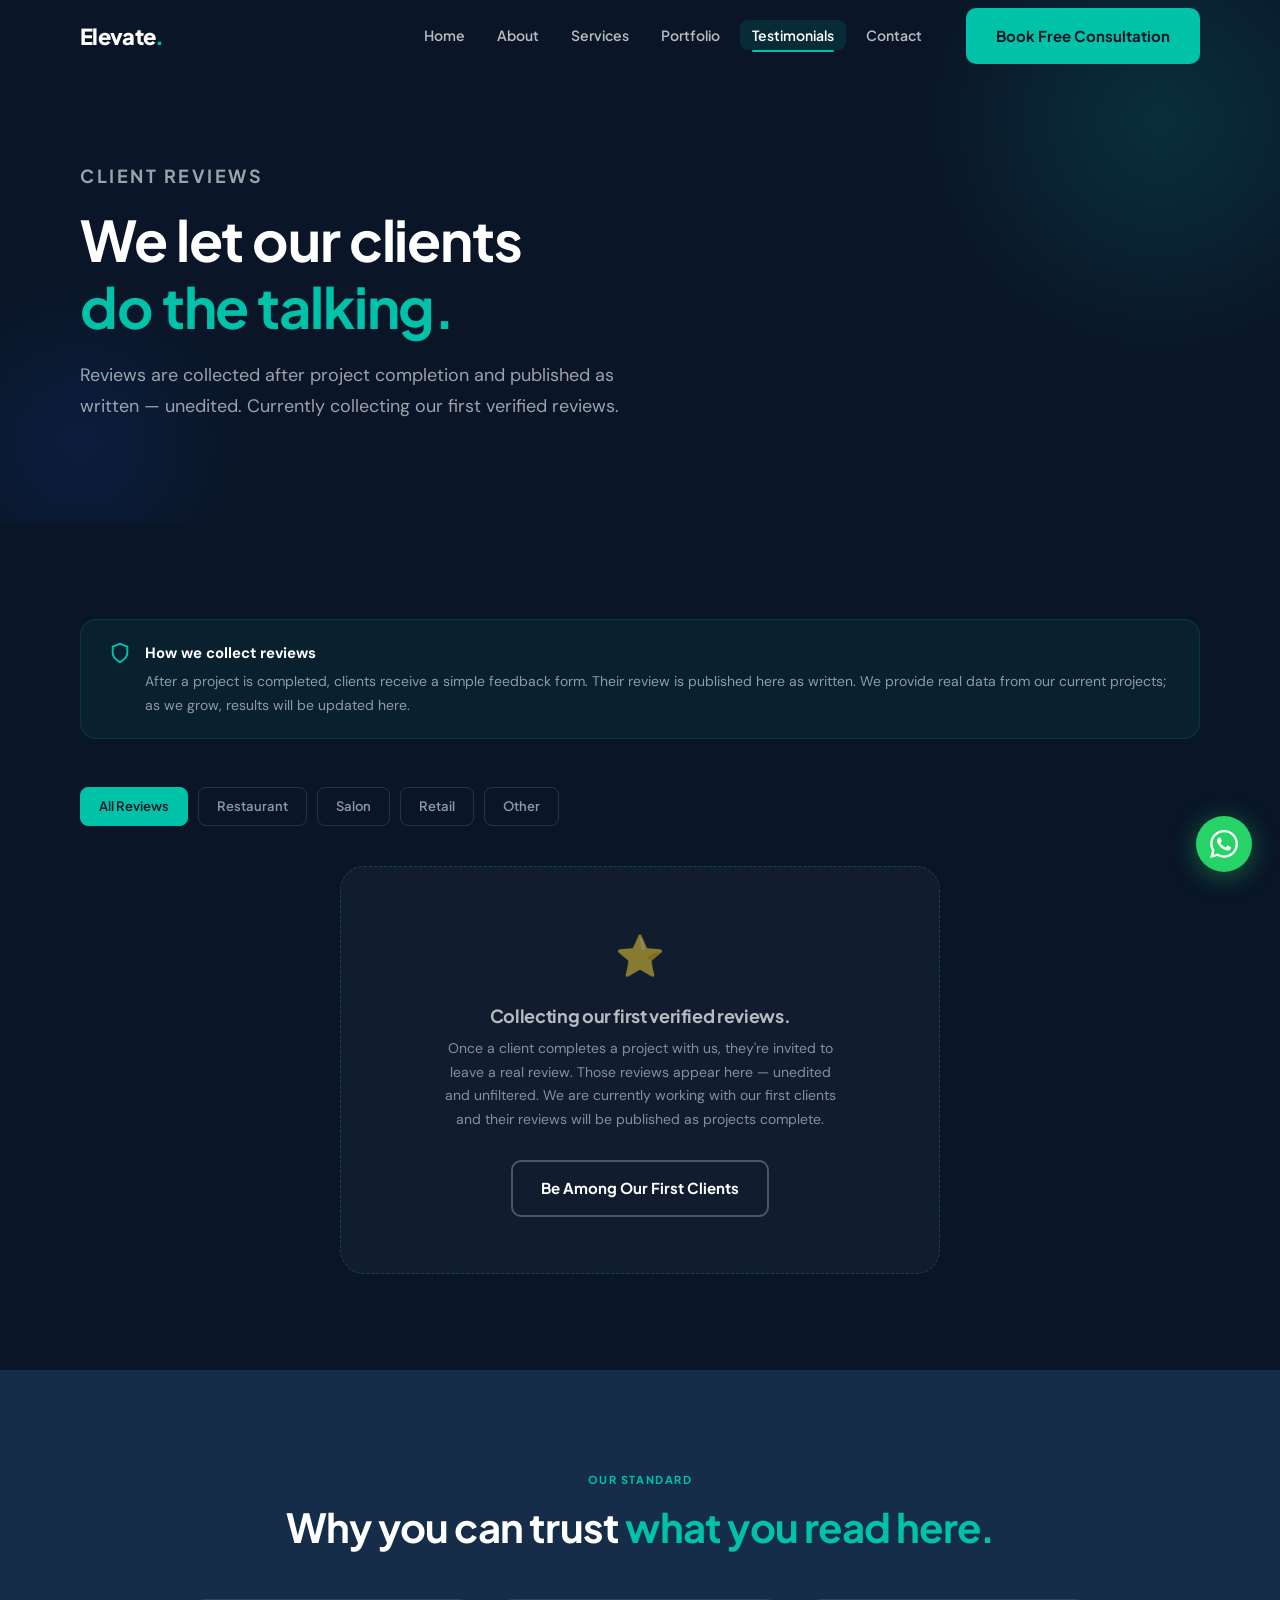
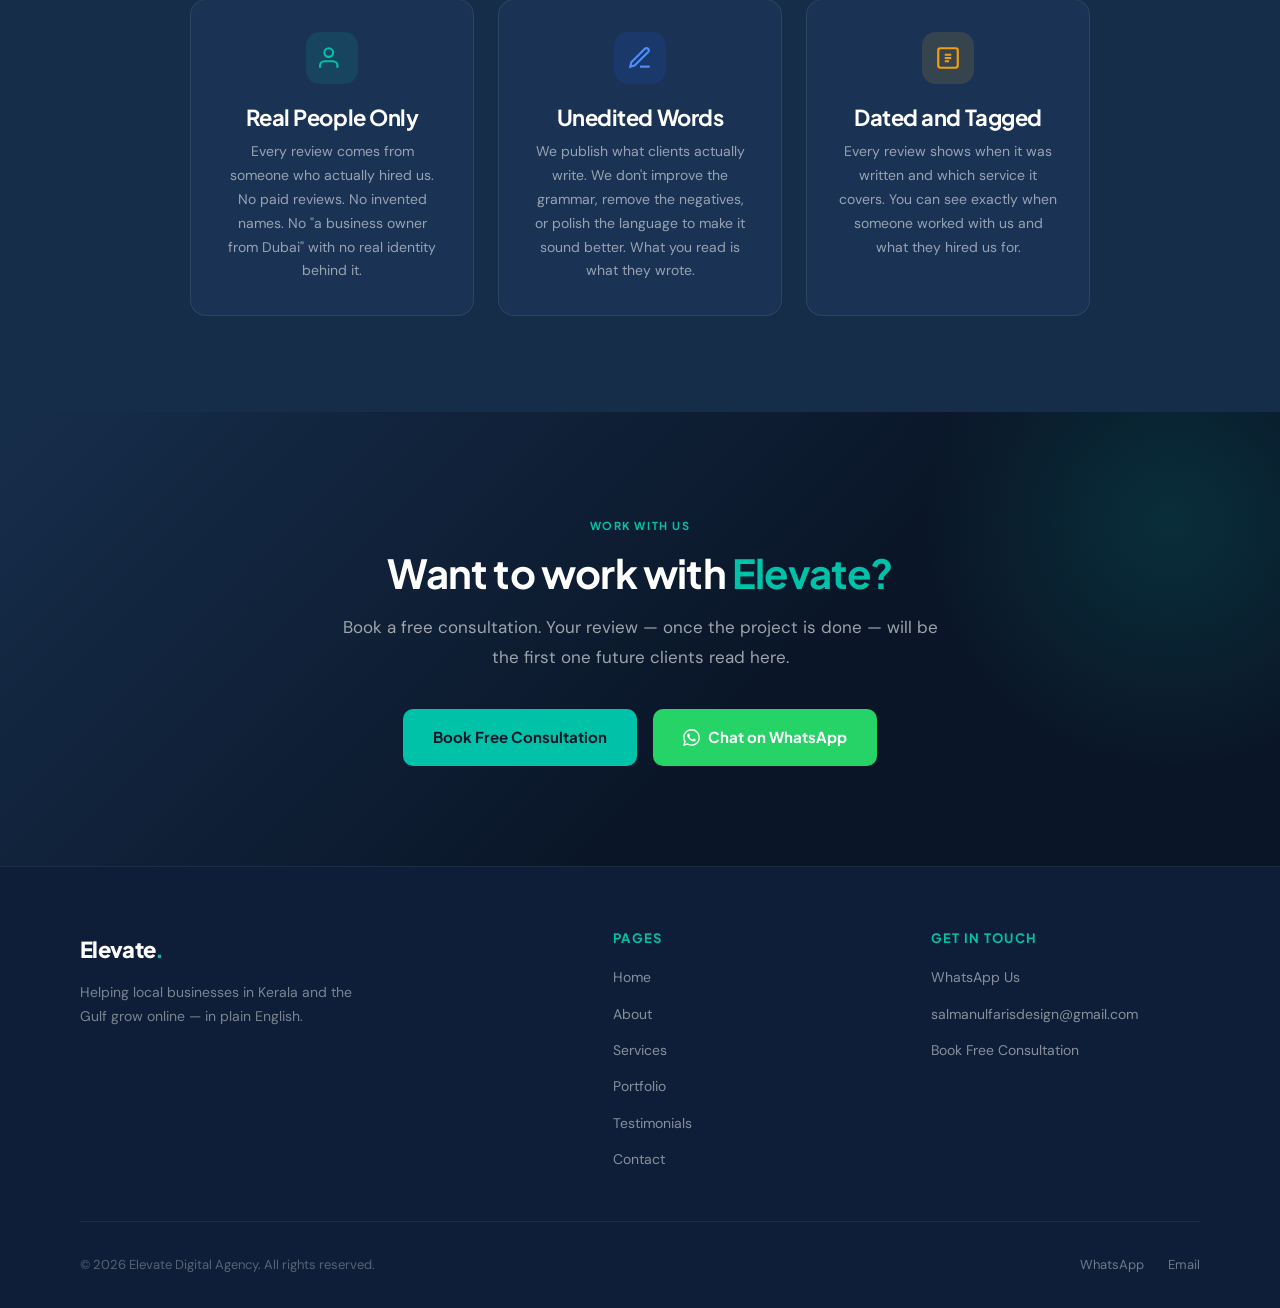
<file: testimonials.html>
<!DOCTYPE html>
<html lang="en">
<head>
<meta charset="UTF-8">
<meta name="viewport" content="width=device-width, initial-scale=1.0">
<title>Testimonials · Elevate Digital Agency</title>
<meta name="description" content="Real reviews from real local business owners who've worked with Elevate Digital Agency. No invented quotes. No fake names.">
<meta property="og:title"       content="Testimonials · Elevate Digital Agency">
<meta property="og:description" content="What local business owners say about working with Elevate. All real, all verified.">
<meta property="og:url"         content="https://salmanulfarisdesign-cmd.github.io/elevate-website/testimonials.html">
<link rel="canonical"           href="https://salmanulfarisdesign-cmd.github.io/elevate-website/testimonials.html">
<link rel="icon" type="image/svg+xml" href="data:image/svg+xml,%3Csvg xmlns='http://www.w3.org/2000/svg' viewBox='0 0 32 32'%3E%3Crect width='32' height='32' rx='8' fill='%230A1628'/%3E%3Ctext x='16' y='22' text-anchor='middle' font-family='Arial' font-weight='bold' font-size='18' fill='%2300C2A8'%3EE%3C/text%3E%3C/svg%3E">
<link rel="stylesheet" href="style.css">
</head>
<body>

<nav class="nav" id="mainNav">
  <div class="container"><div class="nav-inner">
    <a href="index.html" class="nav-logo">Elevate<span>.</span></a>
    <ul class="nav-links">
      <li><a href="index.html">Home</a></li><li><a href="about.html">About</a></li>
      <li><a href="services.html">Services</a></li><li><a href="portfolio.html">Portfolio</a></li>
      <li><a href="testimonials.html">Testimonials</a></li><li><a href="contact.html">Contact</a></li>
    </ul>
    <a href="contact.html" class="btn btn-primary nav-cta pulse">Book Free Consultation</a>
    <div class="hamburger" id="hamburger" aria-label="Open menu" role="button" tabindex="0"><span></span><span></span><span></span></div>
  </div></div>
</nav>
<div class="mobile-menu" id="mobileMenu" role="dialog" aria-modal="true">
  <a href="index.html">Home</a><a href="about.html">About</a><a href="services.html">Services</a>
  <a href="portfolio.html">Portfolio</a><a href="testimonials.html">Testimonials</a><a href="contact.html">Contact</a>
  <a href="contact.html" class="btn btn-primary">Book Free Consultation</a>
</div>

<!-- PAGE HERO -->
<section class="page-hero">
  <div class="container">
    <p class="section-label reveal">Client Reviews</p>
    <h1 class="reveal reveal-delay-1">We let our clients<br><span class="text-teal">do the talking.</span></h1>
    <p class="reveal reveal-delay-2">Reviews are collected after project completion and published as written — unedited. Currently collecting our first verified reviews.</p>
  </div>
</section>

<!-- TESTIMONIALS MAIN -->
<section class="section section-dark">
  <div class="container">

    <!-- Honesty statement -->
    <div style="background:rgba(0,194,168,0.06);border:1px solid rgba(0,194,168,0.15);border-radius:var(--radius-lg);padding:20px 28px;margin-bottom:48px;display:flex;align-items:flex-start;gap:14px" class="reveal">
      <svg width="22" height="22" viewBox="0 0 24 24" fill="none" stroke="#00C2A8" stroke-width="2" style="flex-shrink:0;margin-top:2px" aria-hidden="true"><path d="M12 22s8-4 8-10V5l-8-3-8 3v7c0 6 8 10 8 10z"/></svg>
      <div>
        <p style="color:var(--white);font-weight:700;font-size:15px;margin-bottom:4px">How we collect reviews</p>
        <p style="color:rgba(255,255,255,0.55);font-size:14px;line-height:1.7">After a project is completed, clients receive a simple feedback form. Their review is published here as written. We provide real data from our current projects; as we grow, results will be updated here.</p>
      </div>
    </div>

    <!-- Filter tabs -->
    <div class="filter-tabs reveal" id="testimonialFilters">
      <button class="filter-btn active" data-filter="all">All Reviews</button>
      <button class="filter-btn" data-filter="restaurant">Restaurant</button>
      <button class="filter-btn" data-filter="salon">Salon</button>
      <button class="filter-btn" data-filter="retail">Retail</button>
      <button class="filter-btn" data-filter="other">Other</button>
    </div>

    <!-- TESTIMONIALS GRID — currently honest empty state -->
    <!--
      ════════════════════════════════════════════════
      HOW TO ADD A REAL TESTIMONIAL:
      Copy this block when a client leaves a review:

      <div class="testimonial-card reveal" data-category="restaurant">
        <div class="stars">★★★★★</div>
        <p class="testimonial-quote">"Their exact words, unedited."</p>
        <div class="testimonial-author">
          <div class="author-avatar" style="background:var(--teal);color:var(--navy)">AB</div>
          <div>
            <div class="author-name">First Name (or anonymised)</div>
            <div class="author-biz">Business type · Location</div>
          </div>
        </div>
        <div style="margin-top:14px;padding-top:14px;border-top:1px solid var(--border)">
          <span class="tag tag-teal">Social Media Management</span>
          <span style="color:rgba(255,255,255,0.3);font-size:12px;margin-left:12px">Month Year</span>
        </div>
      </div>
      ════════════════════════════════════════════════
    -->

    <div id="testimonialsGrid">
      <div class="honest-state reveal" style="max-width:600px;margin:0 auto" id="emptyTestimonials">
        <span class="icon">⭐</span>
        <h3>Collecting our first verified reviews.</h3>
        <p>Once a client completes a project with us, they're invited to leave a real review. Those reviews appear here — unedited and unfiltered. We are currently working with our first clients and their reviews will be published as projects complete.</p>
        <div style="margin-top:28px">
          <a href="contact.html" class="btn btn-outline">Be Among Our First Clients</a>
        </div>
      </div>
    </div>

  </div>
</section>

<!-- WHY OUR REVIEWS ARE DIFFERENT -->
<section class="section section-mid">
  <div class="container">
    <div class="text-center mb-48">
      <p class="section-label reveal">Our Standard</p>
      <h2 class="reveal reveal-delay-1">Why you can trust <span class="text-teal">what you read here.</span></h2>
    </div>
    <div class="grid-3" style="max-width:900px;margin:0 auto">
      <div class="card-glass reveal reveal-delay-1" style="text-align:center">
        <div class="service-icon icon-teal" style="margin:0 auto 20px">
          <svg viewBox="0 0 24 24" fill="none" stroke="currentColor" stroke-width="2"><path d="M17 21v-2a4 4 0 00-4-4H5a4 4 0 00-4 4v2"/><circle cx="9" cy="7" r="4"/></svg>
        </div>
        <h3 style="margin-bottom:10px">Real People Only</h3>
        <p class="text-muted" style="font-size:14px;line-height:1.7">Every review comes from someone who actually hired us. No paid reviews. No invented names. No "a business owner from Dubai" with no real identity behind it.</p>
      </div>
      <div class="card-glass reveal reveal-delay-2" style="text-align:center">
        <div class="service-icon icon-blue" style="margin:0 auto 20px">
          <svg viewBox="0 0 24 24" fill="none" stroke="currentColor" stroke-width="2"><path d="M12 20h9"/><path d="M16.5 3.5a2.121 2.121 0 013 3L7 19l-4 1 1-4L16.5 3.5z"/></svg>
        </div>
        <h3 style="margin-bottom:10px">Unedited Words</h3>
        <p class="text-muted" style="font-size:14px;line-height:1.7">We publish what clients actually write. We don't improve the grammar, remove the negatives, or polish the language to make it sound better. What you read is what they wrote.</p>
      </div>
      <div class="card-glass reveal reveal-delay-3" style="text-align:center">
        <div class="service-icon icon-amber" style="margin:0 auto 20px">
          <svg viewBox="0 0 24 24" fill="none" stroke="currentColor" stroke-width="2"><rect x="3" y="3" width="18" height="18" rx="2"/><path d="M9 9h6M9 12h6M9 15h4"/></svg>
        </div>
        <h3 style="margin-bottom:10px">Dated and Tagged</h3>
        <p class="text-muted" style="font-size:14px;line-height:1.7">Every review shows when it was written and which service it covers. You can see exactly when someone worked with us and what they hired us for.</p>
      </div>
    </div>
  </div>
</section>

<!-- CTA -->
<section class="cta-section">
  <div class="container">
    <div class="max-600 text-center" style="position:relative;z-index:1">
      <p class="section-label reveal">Work With Us</p>
      <h2 class="reveal reveal-delay-1">Want to work with <span class="text-teal">Elevate?</span></h2>
      <p class="reveal reveal-delay-2" style="color:rgba(255,255,255,0.6);font-size:17px;margin-top:16px;margin-bottom:36px">
        Book a free consultation. Your review — once the project is done — will be the first one future clients read here.
      </p>
      <div class="flex-center reveal reveal-delay-3">
        <a href="contact.html" class="btn btn-primary pulse">Book Free Consultation</a>
        <a href="https://wa.me/917736160446?text=Hi!%20I'd%20like%20to%20learn%20more%20about%20Elevate." target="_blank" rel="noopener noreferrer" class="btn btn-whatsapp whatsapp-tracked">
          <svg width="17" height="17" viewBox="0 0 24 24" fill="currentColor" aria-hidden="true"><path d="M17.472 14.382c-.297-.149-1.758-.867-2.03-.967-.273-.099-.471-.148-.67.15-.197.297-.767.966-.94 1.164-.173.199-.347.223-.644.075-.297-.15-1.255-.463-2.39-1.475-.883-.788-1.48-1.761-1.653-2.059-.173-.297-.018-.458.13-.606.134-.133.298-.347.446-.52.149-.174.198-.298.298-.497.099-.198.05-.371-.025-.52-.075-.149-.669-1.612-.916-2.207-.242-.579-.487-.5-.669-.51-.173-.008-.371-.01-.57-.01-.198 0-.52.074-.792.372-.272.297-1.04 1.016-1.04 2.479 0 1.462 1.065 2.875 1.213 3.074.149.198 2.096 3.2 5.077 4.487.709.306 1.262.489 1.694.625.712.227 1.36.195 1.871.118.571-.085 1.758-.719 2.006-1.413.248-.694.248-1.289.173-1.413-.074-.124-.272-.198-.57-.347m-5.421 7.403h-.004a9.87 9.87 0 01-5.031-1.378l-.361-.214-3.741.982.998-3.648-.235-.374a9.86 9.86 0 01-1.51-5.26c.001-5.45 4.436-9.884 9.888-9.884 2.64 0 5.122 1.03 6.988 2.898a9.825 9.825 0 012.893 6.994c-.003 5.45-4.437 9.884-9.885 9.884m8.413-18.297A11.815 11.815 0 0012.05 0C5.495 0 .16 5.335.157 11.892c0 2.096.547 4.142 1.588 5.945L.057 24l6.305-1.654a11.882 11.882 0 005.683 1.448h.005c6.554 0 11.89-5.335 11.893-11.893a11.821 11.821 0 00-3.48-8.413z"/></svg>
          Chat on WhatsApp
        </a>
      </div>
    </div>
  </div>
</section>

<footer class="footer">
  <div class="container">
    <div class="footer-grid">
      <div class="footer-brand"><a href="index.html" class="nav-logo">Elevate<span style="color:var(--teal)">.</span></a><p>Helping local businesses in Kerala and the Gulf grow online — in plain English.</p></div>
      <div class="footer-col"><h4>Pages</h4><ul>
        <li><a href="index.html">Home</a></li><li><a href="about.html">About</a></li>
        <li><a href="services.html">Services</a></li><li><a href="portfolio.html">Portfolio</a></li>
        <li><a href="testimonials.html">Testimonials</a></li><li><a href="contact.html">Contact</a></li>
      </ul></div>
      <div class="footer-col"><h4>Get in Touch</h4><ul>
        <li><a href="https://wa.me/917736160446" target="_blank" rel="noopener noreferrer">WhatsApp Us</a></li>
        <li><a href="mailto:salmanulfarisdesign@gmail.com">salmanulfarisdesign@gmail.com</a></li>
        <li><a href="contact.html">Book Free Consultation</a></li>
      </ul></div>
    </div>
    <div class="footer-bottom">
      <p>© <span class="footer-year"></span> Elevate Digital Agency. All rights reserved.</p>
      <div class="footer-links"><a href="https://wa.me/917736160446" target="_blank" rel="noopener noreferrer">WhatsApp</a><a href="mailto:salmanulfarisdesign@gmail.com">Email</a></div>
    </div>
  </div>
</footer>

<a href="https://wa.me/917736160446?text=Hi!%20I'd%20like%20to%20learn%20more%20about%20Elevate." target="_blank" rel="noopener noreferrer" class="whatsapp-fab whatsapp-tracked" title="Chat on WhatsApp" aria-label="Chat with Elevate on WhatsApp">
  <svg viewBox="0 0 24 24" aria-hidden="true"><path d="M17.472 14.382c-.297-.149-1.758-.867-2.03-.967-.273-.099-.471-.148-.67.15-.197.297-.767.966-.94 1.164-.173.199-.347.223-.644.075-.297-.15-1.255-.463-2.39-1.475-.883-.788-1.48-1.761-1.653-2.059-.173-.297-.018-.458.13-.606.134-.133.298-.347.446-.52.149-.174.198-.298.298-.497.099-.198.05-.371-.025-.52-.075-.149-.669-1.612-.916-2.207-.242-.579-.487-.5-.669-.51-.173-.008-.371-.01-.57-.01-.198 0-.52.074-.792.372-.272.297-1.04 1.016-1.04 2.479 0 1.462 1.065 2.875 1.213 3.074.149.198 2.096 3.2 5.077 4.487.709.306 1.262.489 1.694.625.712.227 1.36.195 1.871.118.571-.085 1.758-.719 2.006-1.413.248-.694.248-1.289.173-1.413-.074-.124-.272-.198-.57-.347m-5.421 7.403h-.004a9.87 9.87 0 01-5.031-1.378l-.361-.214-3.741.982.998-3.648-.235-.374a9.86 9.86 0 01-1.51-5.26c.001-5.45 4.436-9.884 9.888-9.884 2.64 0 5.122 1.03 6.988 2.898a9.825 9.825 0 012.893 6.994c-.003 5.45-4.437 9.884-9.885 9.884m8.413-18.297A11.815 11.815 0 0012.05 0C5.495 0 .16 5.335.157 11.892c0 2.096.547 4.142 1.588 5.945L.057 24l6.305-1.654a11.882 11.882 0 005.683 1.448h.005c6.554 0 11.89-5.335 11.893-11.893a11.821 11.821 0 00-3.48-8.413z"/></svg>
  <span class="whatsapp-tooltip">Chat with us on WhatsApp</span>
</a>

<script src="script.js"></script>
<script>
  document.querySelectorAll('.footer-year').forEach(el => { el.textContent = new Date().getFullYear(); });

  // Filter logic
  const filterBtns = document.querySelectorAll('#testimonialFilters .filter-btn');
  filterBtns.forEach(btn => {
    btn.addEventListener('click', () => {
      filterBtns.forEach(b => b.classList.remove('active'));
      btn.classList.add('active');
      const cat = btn.dataset.filter;
      document.querySelectorAll('.testimonial-card[data-category]').forEach(card => {
        card.style.display = (cat === 'all' || card.dataset.category === cat) ? '' : 'none';
      });
    });
  });
</script>
</body>
</html>
</file>
<file: style.css>
/* ============================================================
   ELEVATE DIGITAL AGENCY — style.css
   Rebuilt April 2026 | Salmanul Faris
   Design system: Navy/Teal, Plus Jakarta Sans + DM Sans
   Mobile-first, production-ready
   ============================================================ */

@import url('https://fonts.googleapis.com/css2?family=Plus+Jakarta+Sans:wght@400;500;600;700;800&family=DM+Sans:wght@400;500;600&display=swap');

/* ── CSS Variables ─────────────────────────────────────────── */
:root {
  --navy:     #0A1628;
  --navy-mid: #0F1E38;
  --mid:      #1E3A5F;
  --mid-2:    #162d4a;
  --teal:     #00C2A8;
  --teal-dim: rgba(0,194,168,0.12);
  --ice:      #F0F4F8;
  --ice-2:    #E4EBF3;
  --white:    #FFFFFF;
  --orange:   #FF6B35;

  --text-dark:  #0A1628;
  --text-mid:   #2D3748;
  --text-muted: #64748B;
  --border:     rgba(255,255,255,0.08);
  --border-light: rgba(0,0,0,0.08);

  --font-head: 'Plus Jakarta Sans', sans-serif;
  --font-body: 'DM Sans', sans-serif;

  --radius:    10px;
  --radius-lg: 16px;
  --radius-xl: 24px;

  --shadow-card: 0 4px 24px rgba(0,0,0,0.08);
  --shadow-lg:   0 16px 48px rgba(0,0,0,0.14);
  --transition:  0.25s cubic-bezier(0.4,0,0.2,1);
}

/* ── Reset ─────────────────────────────────────────────────── */
*, *::before, *::after { box-sizing: border-box; margin: 0; padding: 0; }
html { scroll-behavior: smooth; -webkit-text-size-adjust: 100%; }
body {
  font-family: var(--font-body);
  font-size: 16px;
  line-height: 1.65;
  color: var(--white);
  background: var(--navy);
  overflow-x: hidden;
}
img { max-width: 100%; display: block; }
a { color: inherit; text-decoration: none; }
ul { list-style: none; }
button { cursor: pointer; border: none; background: none; font: inherit; }

/* ── Typography ────────────────────────────────────────────── */
h1, h2, h3, h4 {
  font-family: var(--font-head);
  font-weight: 700;
  line-height: 1.2;
  letter-spacing: -0.02em;
}
h1 { font-size: clamp(32px, 5vw, 56px); }
h2 { font-size: clamp(26px, 4vw, 40px); }
h3 { font-size: clamp(18px, 2.5vw, 22px); }
h4 { font-size: 16px; font-weight: 600; }

p { line-height: 1.75; }

.accent        { color: var(--teal); }
.text-teal     { color: var(--teal); }
.text-muted    { color: rgba(255,255,255,0.55); }
.text-dark     { color: var(--text-dark); }
.text-center   { text-align: center; }
.section-label {
  display: inline-block;
  font-family: var(--font-head);
  font-size: 11px;
  font-weight: 700;
  letter-spacing: 0.14em;
  text-transform: uppercase;
  color: var(--teal);
  margin-bottom: 14px;
}

/* ── Layout ────────────────────────────────────────────────── */
.container   { width: 100%; max-width: 1160px; margin: 0 auto; padding: 0 20px; }
.max-600     { max-width: 600px; margin: 0 auto; }
.max-720     { max-width: 720px; margin: 0 auto; }
.section     { padding: 96px 0; }
.section-sm  { padding: 64px 0; }
.mb-48       { margin-bottom: 48px; }
.mt-16       { margin-top: 16px; }
.mt-40       { margin-top: 40px; }
.mt-48       { margin-top: 48px; }

.section-dark  { background: var(--navy); }
.section-mid   { background: var(--mid-2); }
.section-light { background: var(--ice); color: var(--text-dark); }

/* ── Grid ──────────────────────────────────────────────────── */
.grid-2 { display: grid; grid-template-columns: 1fr 1fr; gap: 28px; }
.grid-3 { display: grid; grid-template-columns: repeat(3, 1fr); gap: 24px; }
.flex-center { display: flex; align-items: center; justify-content: center; gap: 16px; flex-wrap: wrap; }

@media (max-width: 900px) {
  .grid-3 { grid-template-columns: 1fr 1fr; }
}
@media (max-width: 640px) {
  .grid-2, .grid-3 { grid-template-columns: 1fr; }
}

/* ── Buttons ───────────────────────────────────────────────── */
.btn {
  display: inline-flex;
  align-items: center;
  gap: 8px;
  padding: 14px 28px;
  border-radius: var(--radius);
  font-family: var(--font-head);
  font-weight: 700;
  font-size: 15px;
  transition: var(--transition);
  white-space: nowrap;
  cursor: pointer;
  border: 2px solid transparent;
}
.btn-primary {
  background: var(--teal);
  color: var(--navy);
}
.btn-primary:hover {
  background: #00dfc0;
  transform: translateY(-1px);
  box-shadow: 0 8px 24px rgba(0,194,168,0.35);
}
.btn-outline {
  background: transparent;
  border-color: rgba(255,255,255,0.25);
  color: var(--white);
}
.btn-outline:hover {
  border-color: var(--teal);
  color: var(--teal);
  transform: translateY(-1px);
}
.btn-outline-dark {
  background: transparent;
  border-color: rgba(10,22,40,0.2);
  color: var(--text-dark);
}
.btn-outline-dark:hover {
  border-color: var(--navy);
  background: var(--navy);
  color: var(--white);
}
.btn-whatsapp {
  background: #25D366;
  color: #fff;
  border-color: #25D366;
}
.btn-whatsapp:hover {
  background: #1ebe5d;
  transform: translateY(-1px);
  box-shadow: 0 8px 24px rgba(37,211,102,0.3);
}
.btn-ghost {
  background: rgba(255,255,255,0.07);
  color: var(--white);
  border-color: var(--border);
}
.btn-ghost:hover { background: rgba(255,255,255,0.13); }

/* pulse animation for primary CTA */
@keyframes pulse-ring {
  0%   { box-shadow: 0 0 0 0 rgba(0,194,168,0.45); }
  70%  { box-shadow: 0 0 0 12px rgba(0,194,168,0); }
  100% { box-shadow: 0 0 0 0 rgba(0,194,168,0); }
}
.pulse { animation: pulse-ring 2.4s ease-out infinite; }

/* ── Navigation ────────────────────────────────────────────── */
.nav {
  position: fixed;
  top: 0; left: 0; right: 0;
  z-index: 1000;
  padding: 0;
  transition: background var(--transition), box-shadow var(--transition);
}
.nav.scrolled {
  background: rgba(10,22,40,0.96);
  backdrop-filter: blur(16px);
  -webkit-backdrop-filter: blur(16px);
  box-shadow: 0 1px 0 rgba(255,255,255,0.06);
}
.nav-inner {
  display: flex;
  align-items: center;
  gap: 32px;
  height: 72px;
}
.nav-logo {
  font-family: var(--font-head);
  font-size: 22px;
  font-weight: 800;
  letter-spacing: -0.03em;
  color: var(--white);
  margin-right: auto;
}
.nav-logo span { color: var(--teal); }
.nav-links {
  display: flex;
  align-items: center;
  gap: 8px;
}
.nav-links a {
  font-family: var(--font-head);
  font-size: 14px;
  font-weight: 600;
  color: rgba(255,255,255,0.7);
  padding: 6px 12px;
  border-radius: 8px;
  transition: color var(--transition), background var(--transition);
}
.nav-links a:hover, .nav-links a.active {
  color: var(--white);
  background: rgba(255,255,255,0.07);
}
.nav-cta { display: none; }
@media (min-width: 900px) { .nav-cta { display: inline-flex; } }

/* Hamburger */
.hamburger {
  display: flex;
  flex-direction: column;
  gap: 5px;
  padding: 8px;
  cursor: pointer;
  border-radius: 8px;
  transition: background var(--transition);
}
.hamburger:hover { background: rgba(255,255,255,0.07); }
.hamburger span {
  display: block;
  width: 22px;
  height: 2px;
  background: var(--white);
  border-radius: 2px;
  transition: transform var(--transition), opacity var(--transition);
}
.hamburger.open span:nth-child(1) { transform: translateY(7px) rotate(45deg); }
.hamburger.open span:nth-child(2) { opacity: 0; }
.hamburger.open span:nth-child(3) { transform: translateY(-7px) rotate(-45deg); }
@media (min-width: 900px) { .hamburger { display: none; } }

/* Mobile menu */
.mobile-menu {
  display: none;
  position: fixed;
  inset: 0;
  background: rgba(10,22,40,0.98);
  backdrop-filter: blur(24px);
  z-index: 999;
  flex-direction: column;
  align-items: center;
  justify-content: center;
  gap: 8px;
  padding: 32px;
}
.mobile-menu.open { display: flex; }
.mobile-menu a {
  font-family: var(--font-head);
  font-size: 20px;
  font-weight: 700;
  color: rgba(255,255,255,0.8);
  padding: 12px 24px;
  border-radius: 12px;
  width: 100%;
  text-align: center;
  transition: color var(--transition), background var(--transition);
}
.mobile-menu a:hover { color: var(--white); background: rgba(255,255,255,0.06); }
.mobile-menu .btn { margin-top: 16px; width: 100%; justify-content: center; }
@media (min-width: 900px) { .mobile-menu { display: none !important; } }

/* ── Hero ──────────────────────────────────────────────────── */
.hero {
  position: relative;
  min-height: 100vh;
  display: flex;
  align-items: center;
  padding: 140px 0 100px;
  overflow: hidden;
  background: var(--navy);
}

/* Animated gradient orbs (replacing emoji icons) */
.hero-orb {
  position: absolute;
  border-radius: 50%;
  filter: blur(80px);
  opacity: 0.35;
  pointer-events: none;
}
.hero-orb-1 {
  width: 500px; height: 500px;
  background: radial-gradient(circle, #00C2A8 0%, transparent 70%);
  top: -100px; right: -100px;
  animation: orb-drift-1 12s ease-in-out infinite alternate;
}
.hero-orb-2 {
  width: 400px; height: 400px;
  background: radial-gradient(circle, #1A5CFF 0%, transparent 70%);
  bottom: -80px; left: -80px;
  animation: orb-drift-2 15s ease-in-out infinite alternate;
  opacity: 0.25;
}
.hero-orb-3 {
  width: 280px; height: 280px;
  background: radial-gradient(circle, #00C2A8 0%, transparent 70%);
  top: 40%; left: 40%;
  animation: orb-drift-3 9s ease-in-out infinite alternate;
  opacity: 0.18;
}
@keyframes orb-drift-1 {
  0%   { transform: translate(0,0) scale(1); }
  100% { transform: translate(-60px, 40px) scale(1.15); }
}
@keyframes orb-drift-2 {
  0%   { transform: translate(0,0) scale(1); }
  100% { transform: translate(40px,-50px) scale(1.1); }
}
@keyframes orb-drift-3 {
  0%   { transform: translate(0,0); }
  100% { transform: translate(30px, 20px) scale(1.08); }
}

/* grid dots overlay */
.hero-dots {
  position: absolute;
  inset: 0;
  background-image:
    radial-gradient(rgba(255,255,255,0.04) 1px, transparent 1px);
  background-size: 36px 36px;
  pointer-events: none;
}

.hero-content { position: relative; z-index: 1; max-width: 660px; }
.hero-eyebrow {
  font-family: var(--font-head);
  font-size: 12px;
  font-weight: 700;
  letter-spacing: 0.15em;
  text-transform: uppercase;
  color: var(--teal);
  margin-bottom: 20px;
  display: flex;
  align-items: center;
  gap: 10px;
}
.hero-eyebrow::before {
  content: '';
  display: inline-block;
  width: 28px; height: 2px;
  background: var(--teal);
  border-radius: 2px;
}
.hero-title {
  margin-bottom: 24px;
  color: var(--white);
}
.hero-title .accent { color: var(--teal); }
.hero-sub {
  font-size: 18px;
  color: rgba(255,255,255,0.65);
  margin-bottom: 40px;
  line-height: 1.75;
}
.hero-ctas { display: flex; gap: 14px; flex-wrap: wrap; }

/* ── Trust strip ───────────────────────────────────────────── */
.trust-strip {
  display: grid;
  grid-template-columns: repeat(4, 1fr);
  gap: 0;
  border: 1px solid rgba(255,255,255,0.08);
  border-radius: var(--radius-xl);
  overflow: hidden;
  background: rgba(30,58,95,0.5);
  backdrop-filter: blur(12px);
}
.trust-item {
  padding: 36px 24px;
  text-align: center;
  border-right: 1px solid rgba(255,255,255,0.08);
}
.trust-item:last-child { border-right: none; }
.trust-num {
  font-family: var(--font-head);
  font-size: 38px;
  font-weight: 800;
  color: var(--teal);
  display: block;
  margin-bottom: 6px;
  letter-spacing: -0.03em;
}
.trust-label {
  font-size: 13px;
  color: rgba(255,255,255,0.5);
  font-weight: 500;
}
/* Honest empty state for trust strip */
.trust-item.honest {
  display: flex;
  flex-direction: column;
  align-items: center;
  justify-content: center;
}
.trust-item.honest .trust-honest-msg {
  font-size: 12px;
  color: rgba(255,255,255,0.4);
  line-height: 1.5;
  font-style: italic;
  margin-top: 4px;
}
@media (max-width: 768px) {
  .trust-strip { grid-template-columns: 1fr 1fr; }
  .trust-item:nth-child(2) { border-right: none; }
  .trust-item:nth-child(3) { border-top: 1px solid rgba(255,255,255,0.08); }
  .trust-item:nth-child(4) { border-top: 1px solid rgba(255,255,255,0.08); border-right: none; }
}
@media (max-width: 400px) {
  .trust-strip { grid-template-columns: 1fr; }
  .trust-item { border-right: none !important; border-top: 1px solid rgba(255,255,255,0.08); }
  .trust-item:first-child { border-top: none; }
}

/* ── Cards ─────────────────────────────────────────────────── */
.card-glass {
  background: rgba(30,58,95,0.5);
  border: 1px solid rgba(255,255,255,0.08);
  border-radius: var(--radius-lg);
  padding: 32px;
  transition: transform var(--transition), box-shadow var(--transition), border-color var(--transition);
}
.card-glass:hover {
  transform: translateY(-4px);
  box-shadow: 0 20px 48px rgba(0,0,0,0.25);
  border-color: rgba(0,194,168,0.2);
}
.card-light {
  background: var(--white);
  border: 1px solid var(--border-light);
  border-radius: var(--radius-lg);
  padding: 28px;
  box-shadow: var(--shadow-card);
  transition: transform var(--transition), box-shadow var(--transition);
}
.card-light:hover {
  transform: translateY(-3px);
  box-shadow: 0 12px 36px rgba(0,0,0,0.1);
}

/* Service icon */
.service-icon {
  width: 52px; height: 52px;
  border-radius: 14px;
  display: flex;
  align-items: center;
  justify-content: center;
  margin-bottom: 20px;
}
.service-icon svg { width: 26px; height: 26px; }
.icon-teal  { background: rgba(0,194,168,0.12); color: var(--teal); }
.icon-blue  { background: rgba(26,92,255,0.12); color: #4F8EF7; }
.icon-amber { background: rgba(251,191,36,0.12); color: #F59E0B; }
.icon-rose  { background: rgba(244,63,94,0.12); color: #F43F5E; }
.icon-violet{ background: rgba(139,92,246,0.12); color: #8B5CF6; }

/* ── Tags & badges ─────────────────────────────────────────── */
.tag {
  display: inline-block;
  font-size: 11px;
  font-weight: 700;
  letter-spacing: 0.08em;
  text-transform: uppercase;
  padding: 5px 12px;
  border-radius: 6px;
}
.tag-teal   { background: rgba(0,194,168,0.12); color: var(--teal); }
.tag-blue   { background: rgba(79,142,247,0.12); color: #4F8EF7; }
.tag-amber  { background: rgba(251,191,36,0.12); color: #D97706; }

.result-badge {
  display: inline-flex;
  align-items: center;
  background: rgba(0,194,168,0.12);
  color: var(--teal);
  font-family: var(--font-head);
  font-weight: 700;
  font-size: 15px;
  padding: 10px 18px;
  border-radius: 8px;
  margin: 8px 0;
}

/* ── Page hero (inner pages) ───────────────────────────────── */
.page-hero {
  position: relative;
  padding: 160px 0 100px;
  background: var(--navy);
  overflow: hidden;
}
.page-hero::before {
  content: '';
  position: absolute;
  top: -120px; right: -120px;
  width: 480px; height: 480px;
  background: radial-gradient(circle, rgba(0,194,168,0.15) 0%, transparent 70%);
  border-radius: 50%;
  pointer-events: none;
}
.page-hero::after {
  content: '';
  position: absolute;
  bottom: -80px; left: -80px;
  width: 320px; height: 320px;
  background: radial-gradient(circle, rgba(26,92,255,0.1) 0%, transparent 70%);
  border-radius: 50%;
  pointer-events: none;
}
.page-hero .container { position: relative; z-index: 1; }
.page-hero h1 { margin-bottom: 20px; }
.page-hero p  { font-size: 18px; color: rgba(255,255,255,0.6); max-width: 560px; }

/* ── Testimonial cards ─────────────────────────────────────── */
.testimonial-card {
  background: rgba(30,58,95,0.45);
  border: 1px solid rgba(255,255,255,0.08);
  border-radius: var(--radius-lg);
  padding: 32px;
  transition: transform var(--transition), border-color var(--transition);
}
.testimonial-card:hover {
  transform: translateY(-3px);
  border-color: rgba(0,194,168,0.2);
}
.stars { color: #FBBF24; font-size: 16px; letter-spacing: 2px; }
.testimonial-quote {
  font-size: 15px;
  color: rgba(255,255,255,0.75);
  line-height: 1.8;
  margin: 14px 0 20px;
  font-style: italic;
}
.testimonial-author { display: flex; align-items: center; gap: 14px; }
.author-avatar {
  width: 44px; height: 44px;
  border-radius: 50%;
  background: var(--teal);
  color: var(--navy);
  display: flex;
  align-items: center;
  justify-content: center;
  font-family: var(--font-head);
  font-weight: 700;
  font-size: 14px;
  flex-shrink: 0;
}
.author-name { font-weight: 700; font-size: 15px; color: var(--white); }
.author-biz  { font-size: 13px; color: rgba(255,255,255,0.4); margin-top: 2px; }

/* ── Testimonial light (for light sections) ────────────────── */
.testimonial-card-light {
  background: var(--white);
  border: 1px solid var(--border-light);
  border-radius: var(--radius-lg);
  padding: 28px;
  box-shadow: var(--shadow-card);
}
.testimonial-card-light .testimonial-quote { color: var(--text-mid); }
.testimonial-card-light .author-name { color: var(--text-dark); }
.testimonial-card-light .author-biz  { color: var(--text-muted); }

/* ── Form ──────────────────────────────────────────────────── */
.form-group    { margin-bottom: 20px; }
.form-label {
  display: block;
  font-family: var(--font-head);
  font-size: 13px;
  font-weight: 600;
  color: var(--text-dark);
  margin-bottom: 8px;
}
.form-input,
.form-select,
.form-textarea {
  width: 100%;
  padding: 13px 16px;
  border: 1.5px solid var(--ice-2);
  border-radius: var(--radius);
  font-family: var(--font-body);
  font-size: 15px;
  color: var(--text-dark);
  background: var(--white);
  transition: border-color var(--transition), box-shadow var(--transition);
  outline: none;
  -webkit-appearance: none;
  appearance: none;
}
.form-select {
  background-image: url("data:image/svg+xml,%3Csvg xmlns='http://www.w3.org/2000/svg' width='12' height='12' viewBox='0 0 12 12'%3E%3Cpath fill='%2364748B' d='M6 8L1 3h10z'/%3E%3C/svg%3E");
  background-repeat: no-repeat;
  background-position: right 14px center;
  padding-right: 40px;
  cursor: pointer;
}
.form-textarea { min-height: 140px; resize: vertical; }
.form-input:focus,
.form-select:focus,
.form-textarea:focus {
  border-color: var(--teal);
  box-shadow: 0 0 0 3px rgba(0,194,168,0.12);
}
.form-input.error, .form-textarea.error {
  border-color: #EF4444;
  box-shadow: 0 0 0 3px rgba(239,68,68,0.1);
}
.form-error-msg {
  display: none;
  font-size: 12px;
  color: #EF4444;
  margin-top: 5px;
  font-weight: 500;
}

/* ── CTA Section ───────────────────────────────────────────── */
.cta-section {
  position: relative;
  background: linear-gradient(135deg, var(--mid-2) 0%, var(--navy) 60%);
  padding: 100px 0;
  overflow: hidden;
  text-align: center;
}
.cta-section::before {
  content: '';
  position: absolute;
  top: -140px; right: -140px;
  width: 500px; height: 500px;
  background: radial-gradient(circle, rgba(0,194,168,0.14) 0%, transparent 70%);
  border-radius: 50%;
  pointer-events: none;
}

/* ── Footer ────────────────────────────────────────────────── */
.footer {
  background: var(--navy-mid);
  border-top: 1px solid rgba(255,255,255,0.06);
  padding: 64px 0 32px;
}
.footer-grid {
  display: grid;
  grid-template-columns: 1.8fr 1fr 1fr;
  gap: 48px;
  margin-bottom: 48px;
}
.footer-brand p {
  color: rgba(255,255,255,0.45);
  font-size: 14px;
  line-height: 1.7;
  margin-top: 14px;
  max-width: 280px;
}
.footer-col h4 {
  font-family: var(--font-head);
  font-size: 13px;
  font-weight: 700;
  letter-spacing: 0.1em;
  text-transform: uppercase;
  color: var(--teal);
  margin-bottom: 18px;
}
.footer-col ul { display: flex; flex-direction: column; gap: 10px; }
.footer-col a {
  font-size: 14px;
  color: rgba(255,255,255,0.5);
  transition: color var(--transition);
}
.footer-col a:hover { color: var(--white); }
.footer-bottom {
  display: flex;
  align-items: center;
  justify-content: space-between;
  padding-top: 32px;
  border-top: 1px solid rgba(255,255,255,0.06);
  font-size: 13px;
  color: rgba(255,255,255,0.3);
  flex-wrap: wrap;
  gap: 12px;
}
.footer-links { display: flex; gap: 24px; }
.footer-links a { color: rgba(255,255,255,0.4); transition: color var(--transition); }
.footer-links a:hover { color: var(--white); }
@media (max-width: 768px) {
  .footer-grid { grid-template-columns: 1fr 1fr; }
  .footer-brand { grid-column: 1 / -1; }
}
@media (max-width: 480px) {
  .footer-grid { grid-template-columns: 1fr; }
  .footer-bottom { flex-direction: column; align-items: flex-start; }
}

/* ── WhatsApp FAB ──────────────────────────────────────────── */
.whatsapp-fab {
  position: fixed;
  bottom: 28px;
  right: 28px;
  width: 56px;
  height: 56px;
  background: #25D366;
  border-radius: 50%;
  display: flex;
  align-items: center;
  justify-content: center;
  box-shadow: 0 4px 24px rgba(37,211,102,0.4);
  z-index: 998;
  transition: transform var(--transition), box-shadow var(--transition);
}
.whatsapp-fab:hover { transform: scale(1.1); box-shadow: 0 8px 32px rgba(37,211,102,0.5); }
.whatsapp-fab svg { width: 28px; height: 28px; fill: #fff; }
.whatsapp-tooltip {
  position: absolute;
  right: 68px;
  background: var(--navy);
  color: var(--white);
  font-size: 13px;
  font-weight: 600;
  padding: 8px 14px;
  border-radius: 8px;
  white-space: nowrap;
  opacity: 0;
  pointer-events: none;
  transition: opacity var(--transition);
  border: 1px solid rgba(255,255,255,0.08);
}
.whatsapp-fab:hover .whatsapp-tooltip { opacity: 1; }

/* ── Scroll reveal animations ──────────────────────────────── */
.reveal, .reveal-left, .reveal-right {
  opacity: 0;
  transition: opacity 0.6s ease, transform 0.6s ease;
}
.reveal       { transform: translateY(28px); }
.reveal-left  { transform: translateX(-28px); }
.reveal-right { transform: translateX(28px); }
.reveal.visible,
.reveal-left.visible,
.reveal-right.visible {
  opacity: 1;
  transform: none;
}
.reveal-delay-1 { transition-delay: 0.1s; }
.reveal-delay-2 { transition-delay: 0.2s; }
.reveal-delay-3 { transition-delay: 0.3s; }
.reveal-delay-4 { transition-delay: 0.4s; }

/* ── Honest empty state ────────────────────────────────────── */
.honest-state {
  text-align: center;
  padding: 56px 32px;
  background: rgba(255,255,255,0.03);
  border: 1.5px dashed rgba(0,194,168,0.25);
  border-radius: var(--radius-xl);
  color: rgba(255,255,255,0.5);
}
.honest-state .icon {
  font-size: 40px;
  margin-bottom: 16px;
  display: block;
}
.honest-state h3 { color: rgba(255,255,255,0.7); font-size: 18px; margin-bottom: 10px; }
.honest-state p  { font-size: 14px; line-height: 1.7; max-width: 400px; margin: 0 auto; }

.honest-state-light {
  text-align: center;
  padding: 56px 32px;
  background: var(--ice);
  border: 1.5px dashed rgba(0,194,168,0.35);
  border-radius: var(--radius-xl);
  color: var(--text-muted);
}
.honest-state-light h3 { color: var(--text-dark); font-size: 18px; margin-bottom: 10px; }

/* ── Filter buttons ────────────────────────────────────────── */
.filter-tabs { display: flex; gap: 10px; flex-wrap: wrap; margin-bottom: 40px; }
.filter-btn {
  font-family: var(--font-head);
  font-size: 13px;
  font-weight: 600;
  padding: 8px 18px;
  border-radius: 8px;
  border: 1.5px solid rgba(255,255,255,0.12);
  color: rgba(255,255,255,0.55);
  transition: all var(--transition);
  cursor: pointer;
}
.filter-btn:hover { border-color: var(--teal); color: var(--teal); }
.filter-btn.active { background: var(--teal); border-color: var(--teal); color: var(--navy); }

.filter-btn-light {
  font-family: var(--font-head);
  font-size: 13px;
  font-weight: 600;
  padding: 8px 18px;
  border-radius: 8px;
  border: 1.5px solid var(--border-light);
  color: var(--text-muted);
  transition: all var(--transition);
  cursor: pointer;
}
.filter-btn-light:hover { border-color: var(--navy); color: var(--navy); }
.filter-btn-light.active { background: var(--navy); border-color: var(--navy); color: var(--white); }

/* ── Steps ─────────────────────────────────────────────────── */
.step-item { display: flex; gap: 18px; align-items: flex-start; }
.step-num {
  width: 40px; height: 40px;
  flex-shrink: 0;
  border-radius: 50%;
  background: var(--teal);
  color: var(--navy);
  display: flex;
  align-items: center;
  justify-content: center;
  font-family: var(--font-head);
  font-weight: 800;
  font-size: 15px;
}

/* ── Process flow (contact page) ───────────────────────────── */
.process-flow {
  display: grid;
  grid-template-columns: 1fr auto 1fr auto 1fr;
  gap: 0;
  align-items: center;
  margin-top: 48px;
}
.process-step { text-align: center; }
.process-step .num {
  width: 56px; height: 56px;
  border-radius: 50%;
  background: var(--teal);
  color: var(--navy);
  display: flex;
  align-items: center;
  justify-content: center;
  font-family: var(--font-head);
  font-weight: 800;
  font-size: 20px;
  margin: 0 auto 16px;
}
.process-step h4 { color: var(--text-dark); margin-bottom: 6px; }
.process-step p  { font-size: 13px; color: var(--text-muted); }
.process-arrow {
  color: var(--teal);
  font-size: 24px;
  text-align: center;
  opacity: 0.5;
}
@media (max-width: 640px) {
  .process-flow { grid-template-columns: 1fr; }
  .process-arrow { display: none; }
}

/* ── FAQ ───────────────────────────────────────────────────── */
.faq-item {
  border-bottom: 1px solid rgba(255,255,255,0.08);
  padding: 20px 0;
}
.faq-question {
  font-family: var(--font-head);
  font-weight: 600;
  font-size: 16px;
  color: var(--white);
  cursor: pointer;
  display: flex;
  justify-content: space-between;
  align-items: center;
  gap: 16px;
  user-select: none;
}
.faq-question::after {
  content: '+';
  font-size: 22px;
  color: var(--teal);
  flex-shrink: 0;
  transition: transform var(--transition);
}
.faq-item.open .faq-question::after { transform: rotate(45deg); }
.faq-answer {
  display: none;
  font-size: 15px;
  color: rgba(255,255,255,0.6);
  line-height: 1.8;
  padding-top: 14px;
}
.faq-item.open .faq-answer { display: block; }

/* ── Values grid ───────────────────────────────────────────── */
.value-card {
  padding: 32px;
  border-radius: var(--radius-lg);
  background: rgba(255,255,255,0.04);
  border: 1px solid rgba(255,255,255,0.06);
  text-align: center;
  transition: transform var(--transition), border-color var(--transition);
}
.value-card:hover { transform: translateY(-4px); border-color: rgba(0,194,168,0.2); }
.value-icon {
  width: 60px; height: 60px;
  border-radius: 50%;
  background: var(--teal-dim);
  display: flex;
  align-items: center;
  justify-content: center;
  margin: 0 auto 20px;
}
.value-icon svg { width: 28px; height: 28px; color: var(--teal); }
.value-card h3  { color: var(--white); margin-bottom: 10px; font-size: 18px; }
.value-card p   { font-size: 14px; color: rgba(255,255,255,0.5); line-height: 1.7; }

/* ── About founder photo box ───────────────────────────────── */
.founder-photo-box {
  aspect-ratio: 1;
  border-radius: var(--radius-xl);
  background: linear-gradient(135deg, var(--mid) 0%, var(--navy-mid) 100%);
  border: 1px solid rgba(0,194,168,0.15);
  display: flex;
  flex-direction: column;
  align-items: center;
  justify-content: center;
  gap: 14px;
  color: rgba(255,255,255,0.3);
  font-size: 14px;
  text-align: center;
  padding: 32px;
}
.founder-photo-box .photo-icon { font-size: 64px; color: rgba(0,194,168,0.3); }

/* ── Notification banner ───────────────────────────────────── */
.honesty-banner {
  background: linear-gradient(90deg, rgba(0,194,168,0.1) 0%, rgba(0,194,168,0.05) 100%);
  border: 1px solid rgba(0,194,168,0.2);
  border-radius: var(--radius);
  padding: 14px 20px;
  display: flex;
  align-items: center;
  gap: 12px;
  font-size: 14px;
  color: rgba(255,255,255,0.7);
  margin-bottom: 40px;
}
.honesty-banner .icon { color: var(--teal); flex-shrink: 0; }

/* ── Contact info items ────────────────────────────────────── */
.contact-info-item {
  display: flex;
  align-items: center;
  gap: 14px;
  padding: 16px 20px;
  background: var(--ice);
  border-radius: var(--radius);
  transition: background var(--transition);
}
.contact-info-item:hover { background: var(--ice-2); }
.contact-info-item .icon {
  width: 42px; height: 42px;
  border-radius: 10px;
  background: var(--navy);
  display: flex;
  align-items: center;
  justify-content: center;
  flex-shrink: 0;
}
.contact-info-item .icon svg { width: 20px; height: 20px; color: var(--teal); }
.contact-info-item .label { font-size: 11px; text-transform: uppercase; letter-spacing: 0.08em; color: var(--text-muted); font-weight: 700; margin-bottom: 2px; }
.contact-info-item .value { font-weight: 600; color: var(--navy); font-size: 15px; }

/* ── Success & error messages ──────────────────────────────── */
.form-success {
  display: none;
  background: rgba(0,194,168,0.08);
  border: 1px solid rgba(0,194,168,0.25);
  border-radius: var(--radius);
  padding: 20px 24px;
  color: #00a882;
  font-size: 15px;
  font-weight: 600;
  margin-bottom: 20px;
}
.form-error-banner {
  display: none;
  background: rgba(239,68,68,0.07);
  border: 1px solid rgba(239,68,68,0.2);
  border-radius: var(--radius);
  padding: 16px 20px;
  color: #DC2626;
  font-size: 14px;
  margin-bottom: 20px;
}

/* ── Portfolio case study ──────────────────────────────────── */
.case-study {
  background: var(--white);
  border-radius: var(--radius-xl);
  overflow: hidden;
  box-shadow: var(--shadow-card);
  border: 1px solid var(--border-light);
  transition: transform var(--transition), box-shadow var(--transition);
}
.case-study:hover { transform: translateY(-4px); box-shadow: var(--shadow-lg); }
.case-study-header {
  padding: 28px 28px 20px;
  background: linear-gradient(135deg, var(--navy) 0%, var(--mid-2) 100%);
}
.case-study-body { padding: 24px 28px 28px; }
.metric-grid { display: grid; grid-template-columns: repeat(3,1fr); gap: 12px; text-align: center; }
.metric-val {
  font-family: var(--font-head);
  font-size: 26px;
  font-weight: 800;
  color: var(--teal);
  display: block;
}
.metric-label { font-size: 11px; color: var(--text-muted); margin-top: 2px; }

/* ── Reduced motion ────────────────────────────────────────── */
@media (prefers-reduced-motion: reduce) {
  *, *::before, *::after { animation-duration: 0.01ms !important; transition-duration: 0.01ms !important; }
  .reveal, .reveal-left, .reveal-right { opacity: 1; transform: none; }
}

/* ══════════════════════════════════════════════════════════════
   MOBILE RESPONSIVE — Comprehensive Fixes
   Rebuilt April 2026 | All fixes are mobile-only via @media
   Desktop layout is untouched.
   ══════════════════════════════════════════════════════════════ */

/* ── Active nav link highlight ─────────────────────────────── */
.nav-links a.active {
  color: var(--white);
  background: rgba(0, 194, 168, 0.12);
  position: relative;
}
.nav-links a.active::after {
  content: '';
  position: absolute;
  bottom: -2px;
  left: 12px;
  right: 12px;
  height: 2px;
  background: var(--teal);
  border-radius: 2px;
}
.mobile-menu a.active {
  color: var(--teal);
  background: rgba(0, 194, 168, 0.08);
}

/* ── Global mobile base ─────────────────────────────────────── */
@media (max-width: 768px) {
  /* Prevent ALL horizontal overflow at the root */
  html, body {
    overflow-x: hidden;
    width: 100%;
  }

  .section    { padding: 64px 0; }
  .section-sm { padding: 48px 0; }
  .nav-links  { display: none; }

  /* Hero */
  .hero { min-height: auto; padding: 120px 0 72px; }
  .hero-sub { font-size: 16px; }
  h1 { font-size: clamp(28px, 7vw, 40px); }

  /* Page hero inner pages */
  .page-hero { padding: 130px 0 72px; }
  .page-hero p { font-size: 16px; }

  /* ── ABOUT PAGE: Founder section — stack vertically ── */
  .about-founder-grid {
    display: flex !important;
    flex-direction: column !important;
    gap: 32px !important;
  }
  .founder-photo-box {
    aspect-ratio: unset;
    min-height: 200px;
    padding: 40px 24px;
    max-width: 100%;
    width: 100%;
  }
  .founder-photo-box .photo-icon { font-size: 48px; }

  /* ── ABOUT PAGE: Why Choose Elevate — fix overflow ── */
  .about-why-grid {
    display: flex !important;
    flex-direction: column !important;
    gap: 40px !important;
  }
  /* The honest-state-light card should not overflow */
  .honest-state-light {
    padding: 28px 20px;
  }

  /* ── CONTACT PAGE: Form & layout ── */
  .contact-main-grid {
    display: flex !important;
    flex-direction: column !important;
    gap: 40px !important;
  }

  /* Form inputs — ensure they don't cause horizontal scroll */
  .form-input,
  .form-select,
  .form-textarea {
    width: 100%;
    max-width: 100%;
    box-sizing: border-box;
    font-size: 16px; /* prevents iOS auto-zoom on focus */
  }

  /* Contact info items — ensure they fit */
  .contact-info-item {
    padding: 14px 16px;
    gap: 12px;
  }
  .contact-info-item .value {
    font-size: 13px;
    word-break: break-all;
  }

  /* ── SERVICES PAGE: Section grids — stack vertically ── */
  .service-detail-grid {
    display: flex !important;
    flex-direction: column !important;
    gap: 40px !important;
    padding-bottom: 64px !important;
  }

  /* Center service icons on mobile */
  .service-icon { margin: 0 auto 20px; }

  /* process-flow already has its own @media rule, but reinforce */
  .process-flow {
    grid-template-columns: 1fr !important;
    gap: 24px;
  }
  .process-arrow { display: none; }

  /* ── CTA section ── */
  .cta-section { padding: 72px 0; }

  /* ── Footer ── */
  .footer { padding: 48px 0 28px; }

  /* ── Buttons ── */
  .hero-ctas { flex-direction: column; align-items: flex-start; gap: 12px; }
  .hero-ctas .btn { width: 100%; justify-content: center; }

  /* WhatsApp FAB — reset contact page override so it doesn't sit too high */
  .whatsapp-fab[style*="bottom:90px"] { bottom: 28px !important; }
}

/* ── Small mobile ≤ 480px ──────────────────────────────────── */
@media (max-width: 480px) {
  .container { padding: 0 16px; }
  .hero { padding: 100px 0 60px; }
  .trust-num { font-size: 28px; }
  .trust-item { padding: 28px 16px; }

  /* Buttons — comfortable thumb targets */
  .btn { padding: 13px 22px; font-size: 14px; min-height: 48px; }
  .btn-primary { min-height: 48px; }

  /* Tags — allow wrap */
  .tag { font-size: 10px; padding: 4px 10px; }

  /* Cards — reduce padding so they don't feel crushed */
  .card-glass  { padding: 24px 20px; }
  .card-light  { padding: 22px 18px; }
  .value-card  { padding: 24px 18px; }

  /* Step items — keep readable */
  .step-item { gap: 14px; }
  .step-num  { width: 36px; height: 36px; font-size: 13px; flex-shrink: 0; }

  /* Section labels */
  .section-label { font-size: 10px; }

  /* FAQ */
  .faq-question { font-size: 14px; }

  /* footer-bottom stacked */
  .footer-bottom { flex-direction: column; align-items: flex-start; gap: 10px; }

  /* grid-3 (How It Works on services page) — single column */
  .grid-3 { grid-template-columns: 1fr !important; }

  /* Metric grid on portfolio */
  .metric-grid { grid-template-columns: repeat(3, 1fr); gap: 8px; }
  .metric-val  { font-size: 20px; }

  /* Page hero heading tighter */
  .page-hero h1 { font-size: clamp(26px, 8vw, 36px); }
  .page-hero    { padding: 110px 0 60px; }

  /* Honest state — comfortable padding */
  .honest-state, .honest-state-light { padding: 40px 20px; }

  /* About founder: even on tiny screens */
  .founder-photo-box { min-height: 180px; }

  /* Process steps */
  .process-step .num { width: 48px; height: 48px; font-size: 18px; }

  /* Contact info email — break long email */
  .contact-info-item .value { font-size: 12px; word-break: break-all; }
}
</file>
